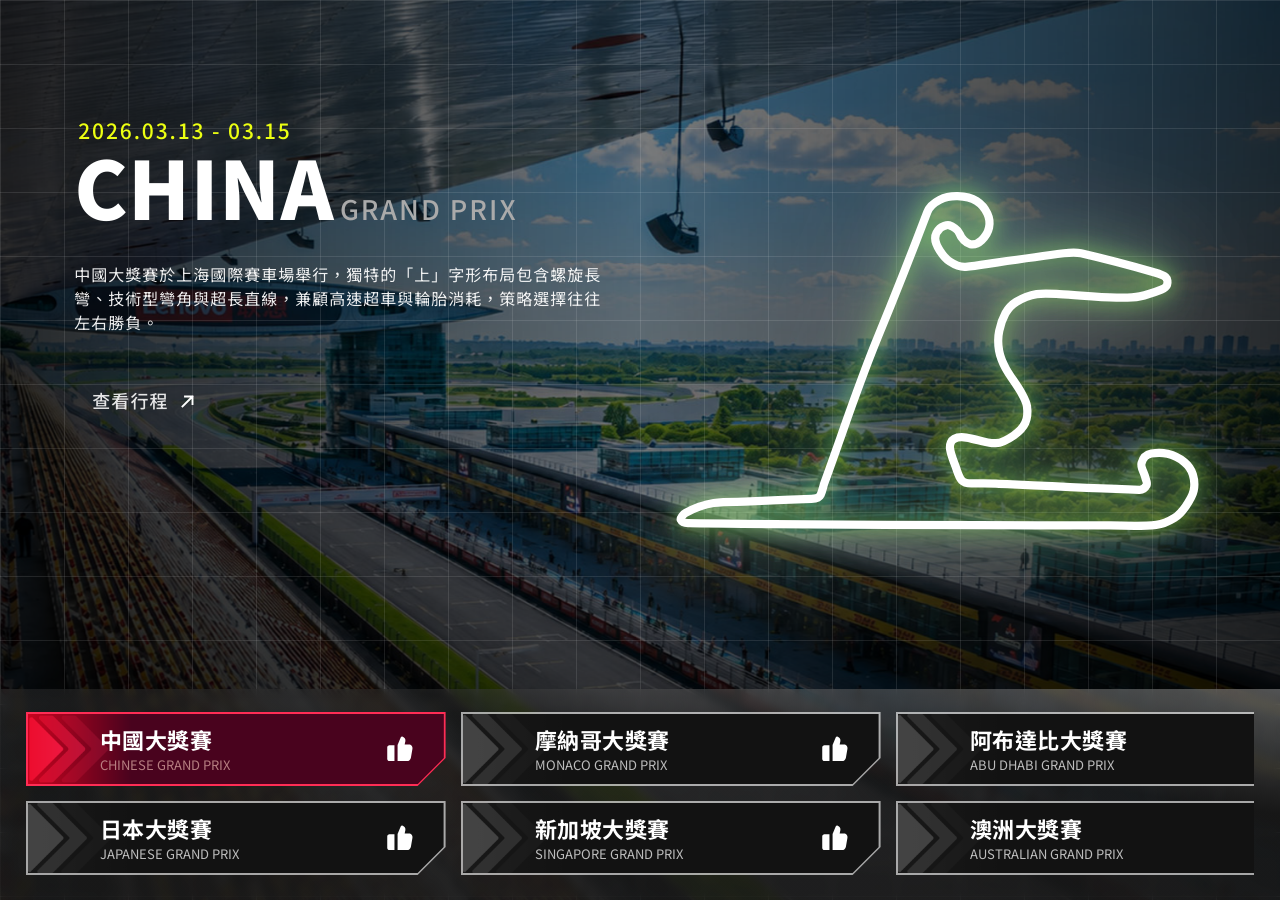
<file: index.html>
<!doctype html>
<html lang="zh-Hant">
<head>
  <meta charset="utf-8">
  <meta name="viewport" content="width=device-width, initial-scale=1">
  <title>Singapore Grand Prix</title>
  <meta name="description" content="F1 Grand Prix race landing page layout.">

  <link rel="preconnect" href="https://fonts.googleapis.com">
  <link rel="preconnect" href="https://fonts.gstatic.com" crossorigin>
  <link href="https://fonts.googleapis.com/css2?family=Noto+Sans+TC:wght@400;500;700;800;900&display=swap" rel="stylesheet">

  <link rel="stylesheet" href="css/base.css">
  <link rel="stylesheet" href="css/race-hero.css">
  <link rel="stylesheet" href="css/race-select.css">
</head>
<body>
  <svg class="race-icon-sprite" aria-hidden="true">
    <symbol id="icon-external-link" viewBox="0 0 20 20">
      <path d="M6 14 14 6M8 6h6v6"></path>
    </symbol>

    <symbol id="icon-arrow-right" viewBox="0 0 20 20">
      <path d="M4 10h11M11 6l4 4-4 4"></path>
    </symbol>
  </svg>

  <main class="race-page">
    <section class="race-hero" data-race-hero aria-labelledby="raceHeroTitle">

      <!--頂部裝飾圖樣-->
      <div class="race-hero__top-deco" aria-hidden="true">
        <span class="race-hero__top-side race-hero__top-side--left"></span>
        <span class="race-hero__top-center"></span>
        <span class="race-hero__top-side race-hero__top-side--right"></span>
      </div>

      <div class="race-hero__bg" aria-hidden="true">
        <div class="race-hero__bg-layer" data-race-bg-current></div>
        <div class="race-hero__bg-layer" data-race-bg-next></div>
        <span class="race-hero__bg-sweep"></span>
      </div>
      <div class="race-hero__grid" aria-hidden="true"></div>
      
      <div class="race-hero__inner page-shell">
        <div class="race-hero__content">
          <p class="race-hero__date" data-race-date>2025.10.03 - 10.05</p>
          <div class="race-hero__title-row">
            <h1 class="race-hero__title" id="raceHeroTitle" data-race-title>SINGAPORE</h1>
            <p class="race-hero__subtitle" data-race-subtitle>GRAND PRIX</p>
          </div>
          <p class="race-hero__desc" data-race-desc>
            新加坡大獎賽是一級方程式賽車（F1）全球首個也是唯一的夜間街道賽。自2008年首辦以來，每年皆於市中心的濱海灣市街賽道 Marina Bay Street Circuit 舉行。結合了絢麗的城市夜景、高強度的賽車競技與頂級國際演唱會，使其成為F1賽曆中最具代表性、最像嘉年華的賽事之一。
          </p>

          <section class="race-hero__hospitality" data-race-hospitality hidden aria-label="包廂體驗">
            <div class="race-hero__hospitality-card">
              <div class="race-hero__hospitality-media" data-race-hospitality-media>
                <img class="race-hero__hospitality-image" data-race-hospitality-image src="" alt="">
              </div>

              <div class="race-hero__hospitality-content">
                <p class="race-hero__hospitality-eyebrow" data-race-hospitality-eyebrow></p>
                <strong class="race-hero__hospitality-title" data-race-hospitality-title></strong>
                <p class="race-hero__hospitality-desc" data-race-hospitality-desc></p>

                <a class="race-hero__hospitality-cta" href="#" data-race-hospitality-link>
                  <span data-race-hospitality-cta>探索方案</span>
                  <svg class="race-hero__external-icon" aria-hidden="true">
                    <use href="#icon-arrow-right"></use>
                  </svg>
                </a>
              </div>
            </div>
          </section>

          <nav class="race-hero__actions" data-race-actions aria-label="賽事相關連結">
            <a class="race-hero__action-link" href="#" data-race-map-button>
              <span>查看地圖</span>
              <svg class="race-hero__external-icon" aria-hidden="true">
                <use href="#icon-external-link"></use>
              </svg>
            </a>
            <a class="race-hero__action-link" href="#" data-race-itinerary-button>
              <span>查看行程</span>
              <svg class="race-hero__external-icon" aria-hidden="true">
                <use href="#icon-external-link"></use>
              </svg>
            </a>
          </nav>
        </div>

        <div class="race-hero__track" aria-hidden="true">
          <div class="race-hero__track-visual" data-track-visual>
            <img class="race-hero__track-img" data-race-track src="assets/ui/singapore-track.svg" alt="">
          </div>
        </div>
      </div>
    </section>

    <!--清單-->
    <section class="race-select" data-race-select aria-labelledby="raceSelectTitle">
      <div class="race-select__top-deco" aria-hidden="true"></div>
      
      <div class="race-select__inner">
        <header class="race-select__head">
          <h2 class="race-select__title" id="raceSelectTitle">賽事清單</h2>
          <p class="race-select__label">RACE SELECT</p>
        </header>

        <div class="race-select__scroller" data-race-scroller tabindex="0" aria-label="賽事清單，可左右捲動">
          <div class="race-select__list" data-race-list></div>
        </div>
      </div>
    </section>
  </main>

  <script type="module" src="js/main.js"></script>
</body>
</html>
</file>
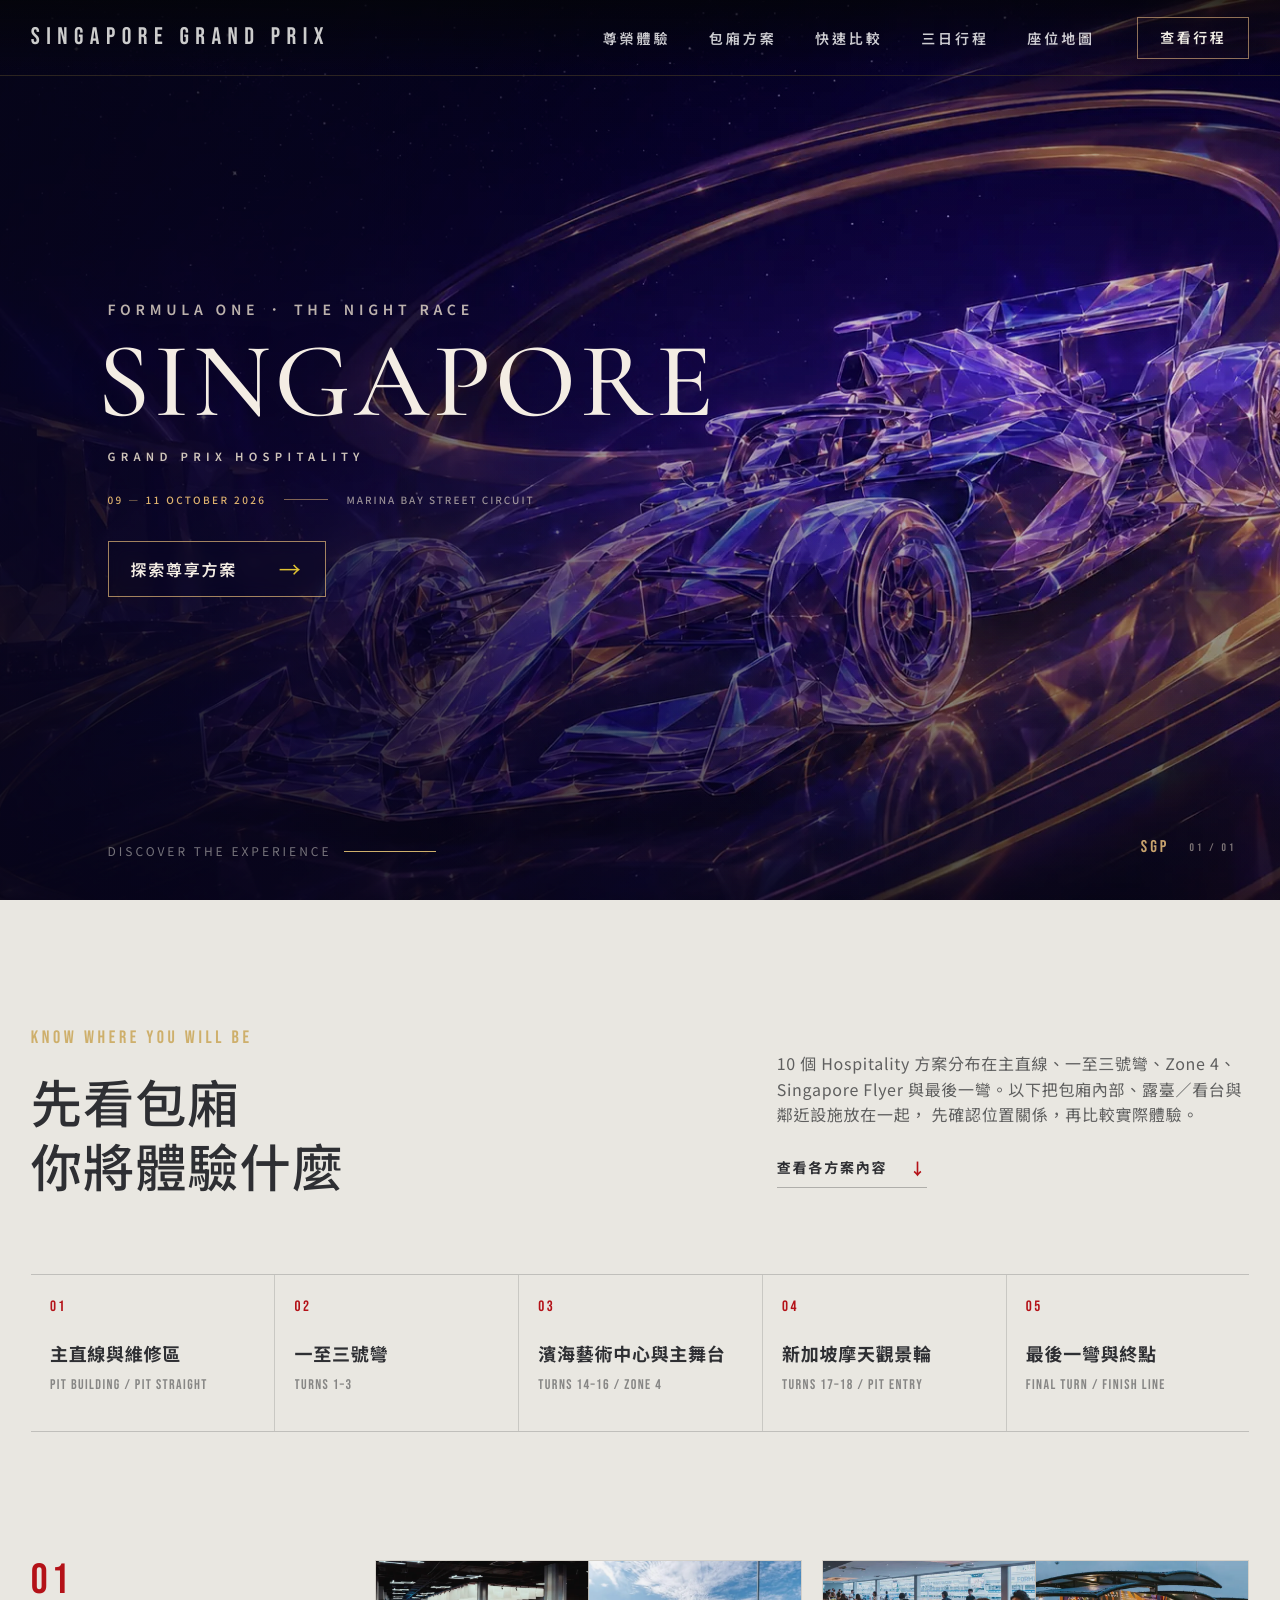
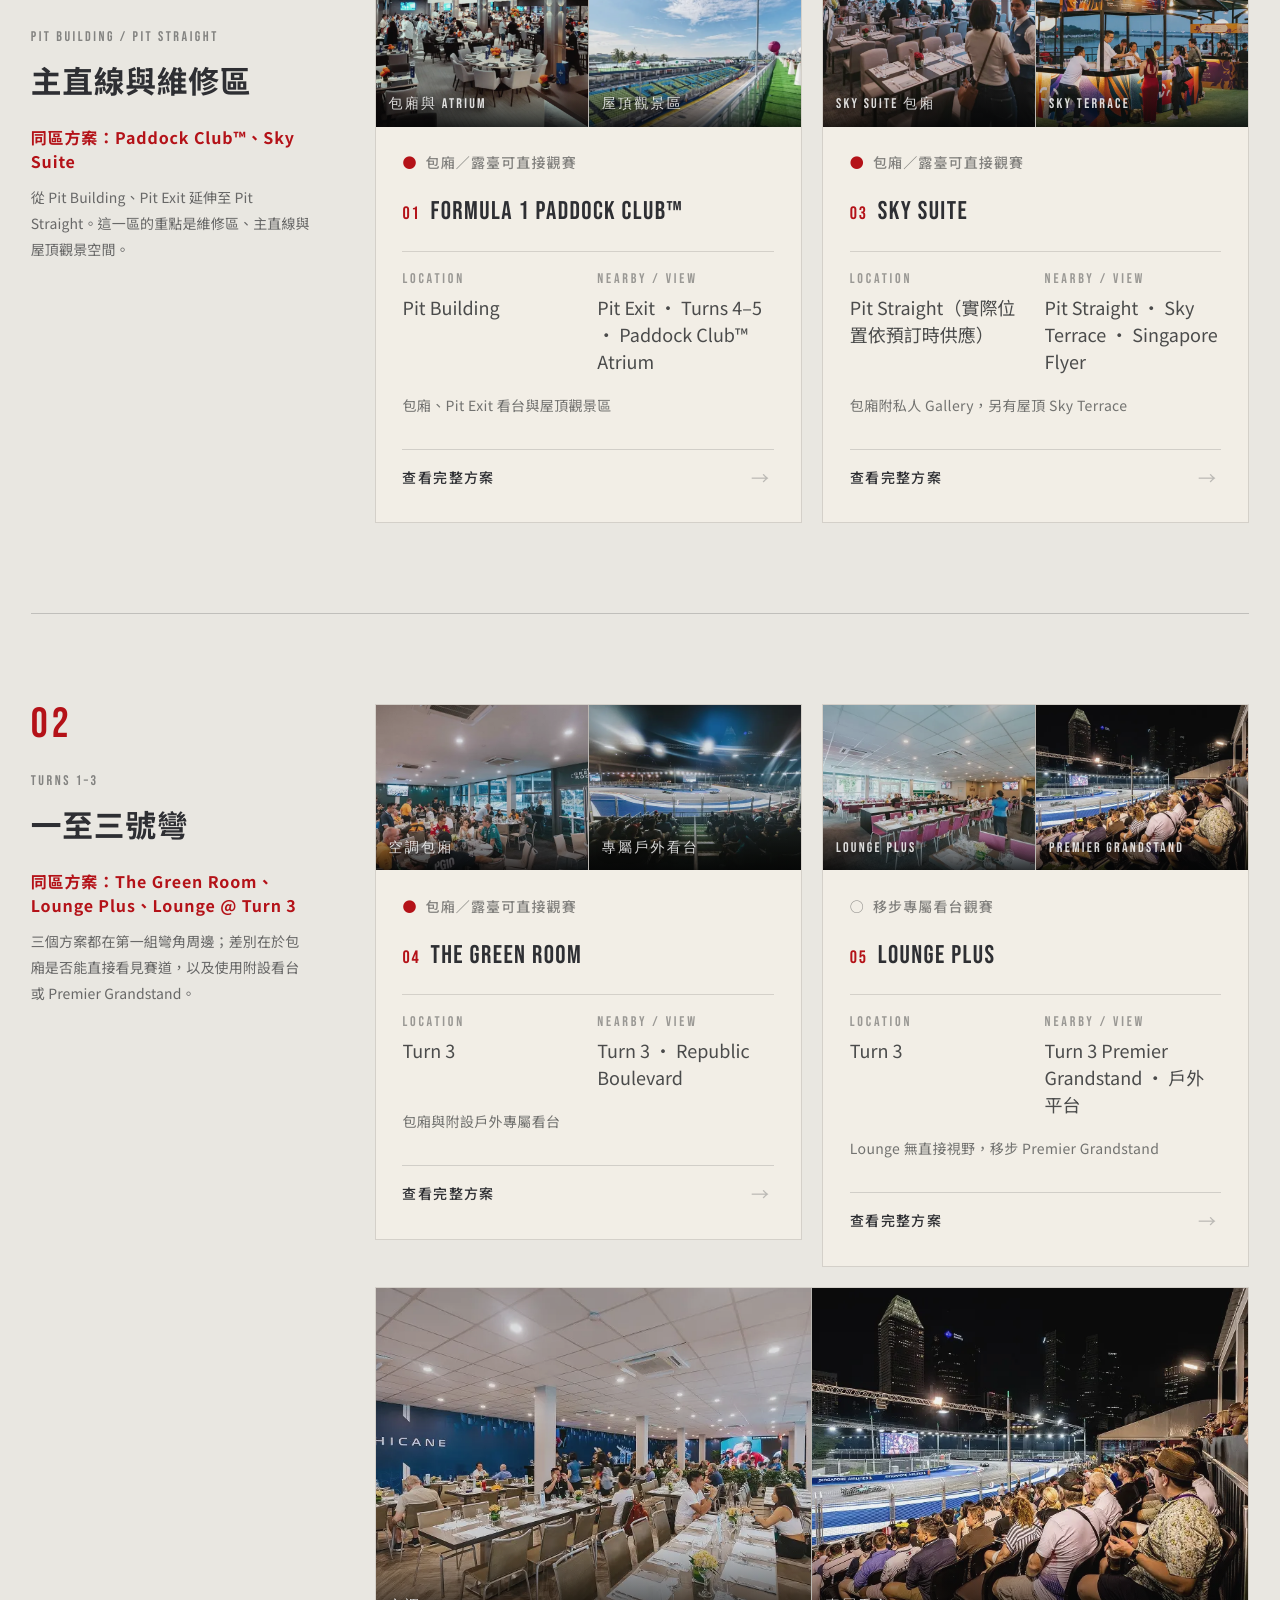
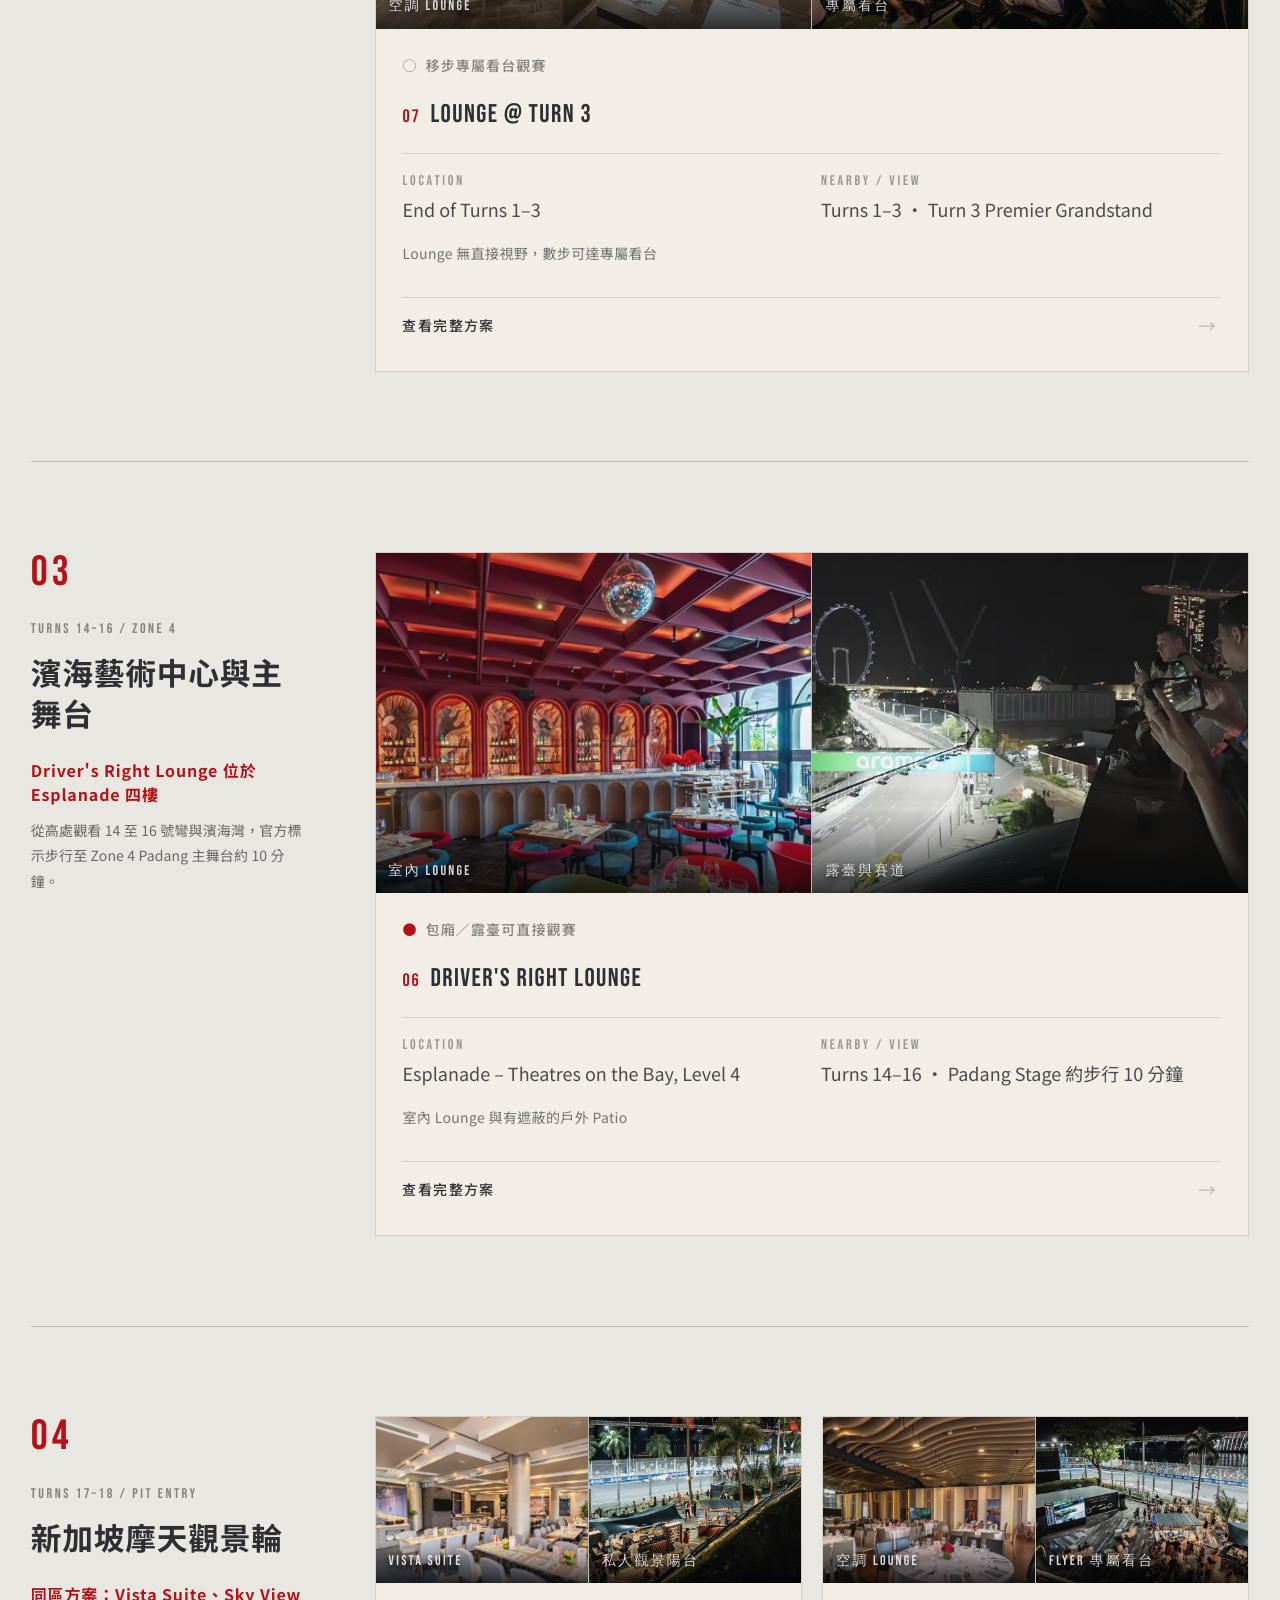
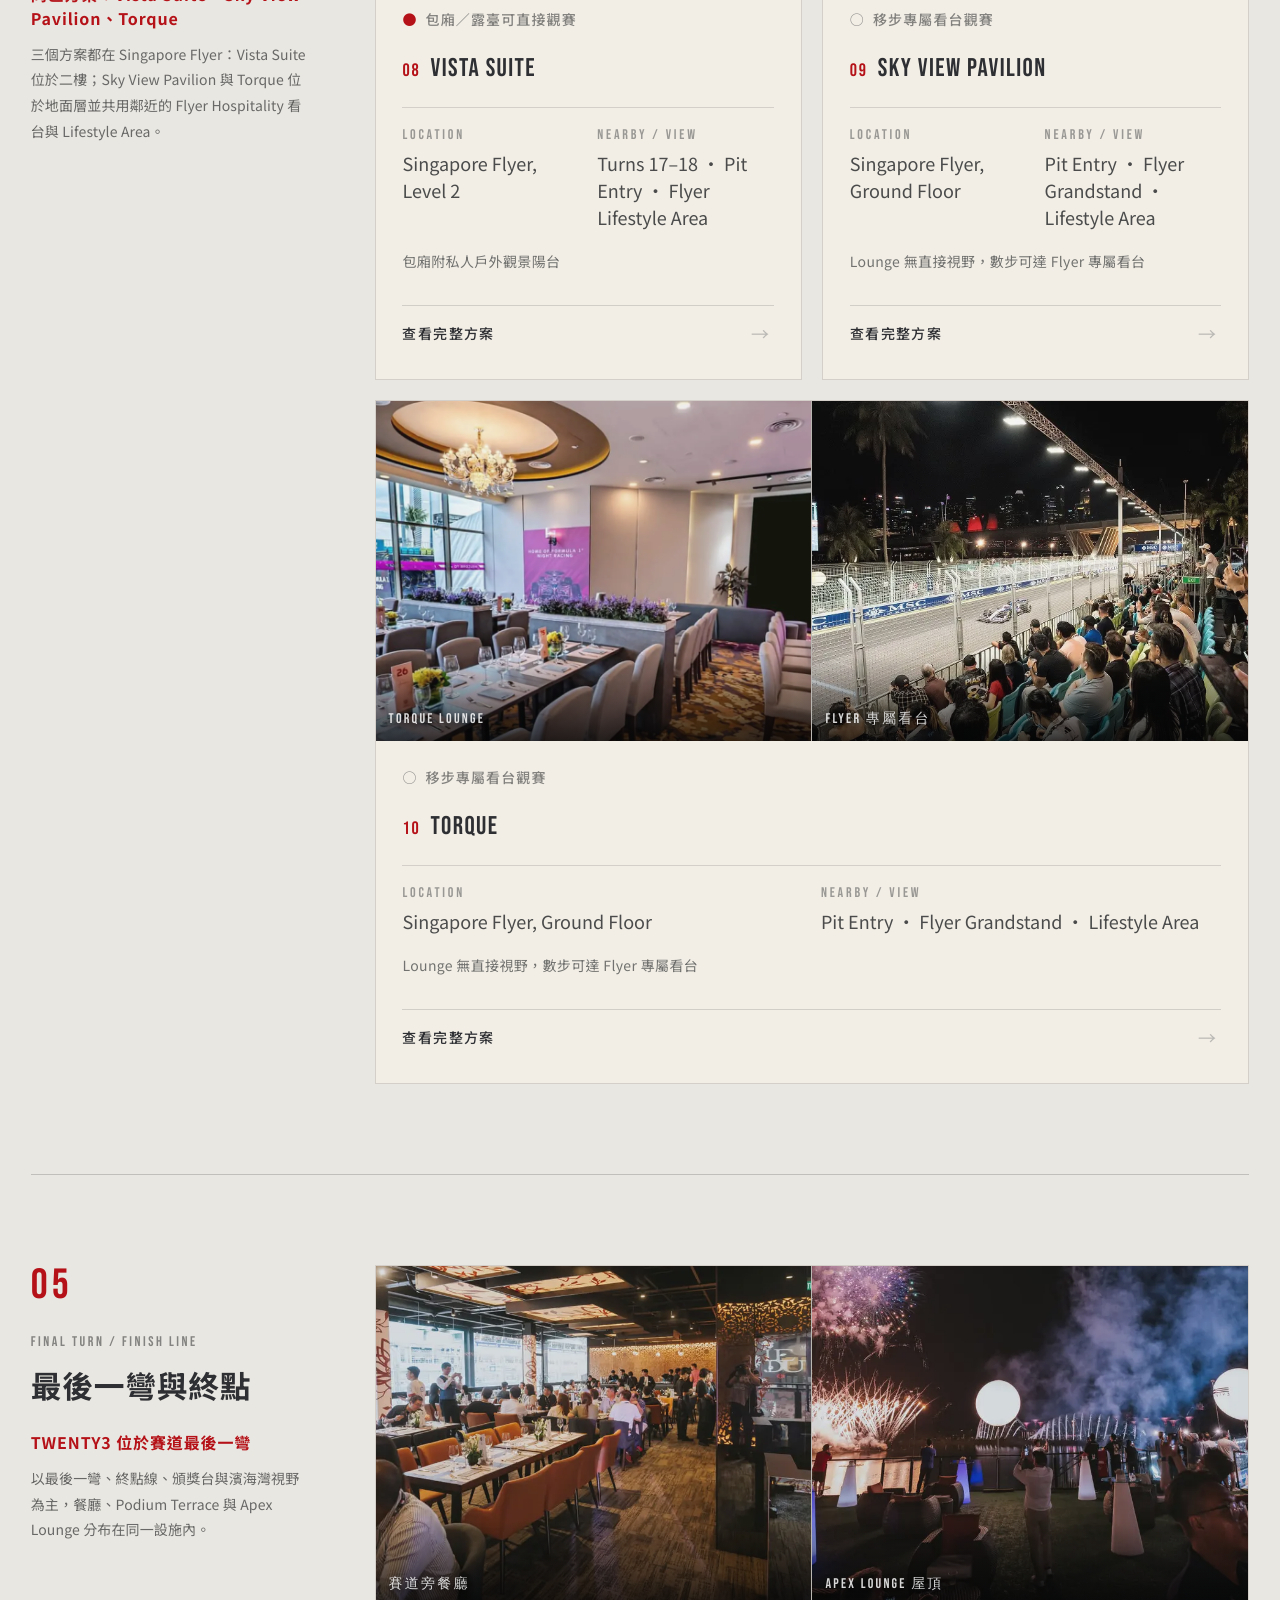
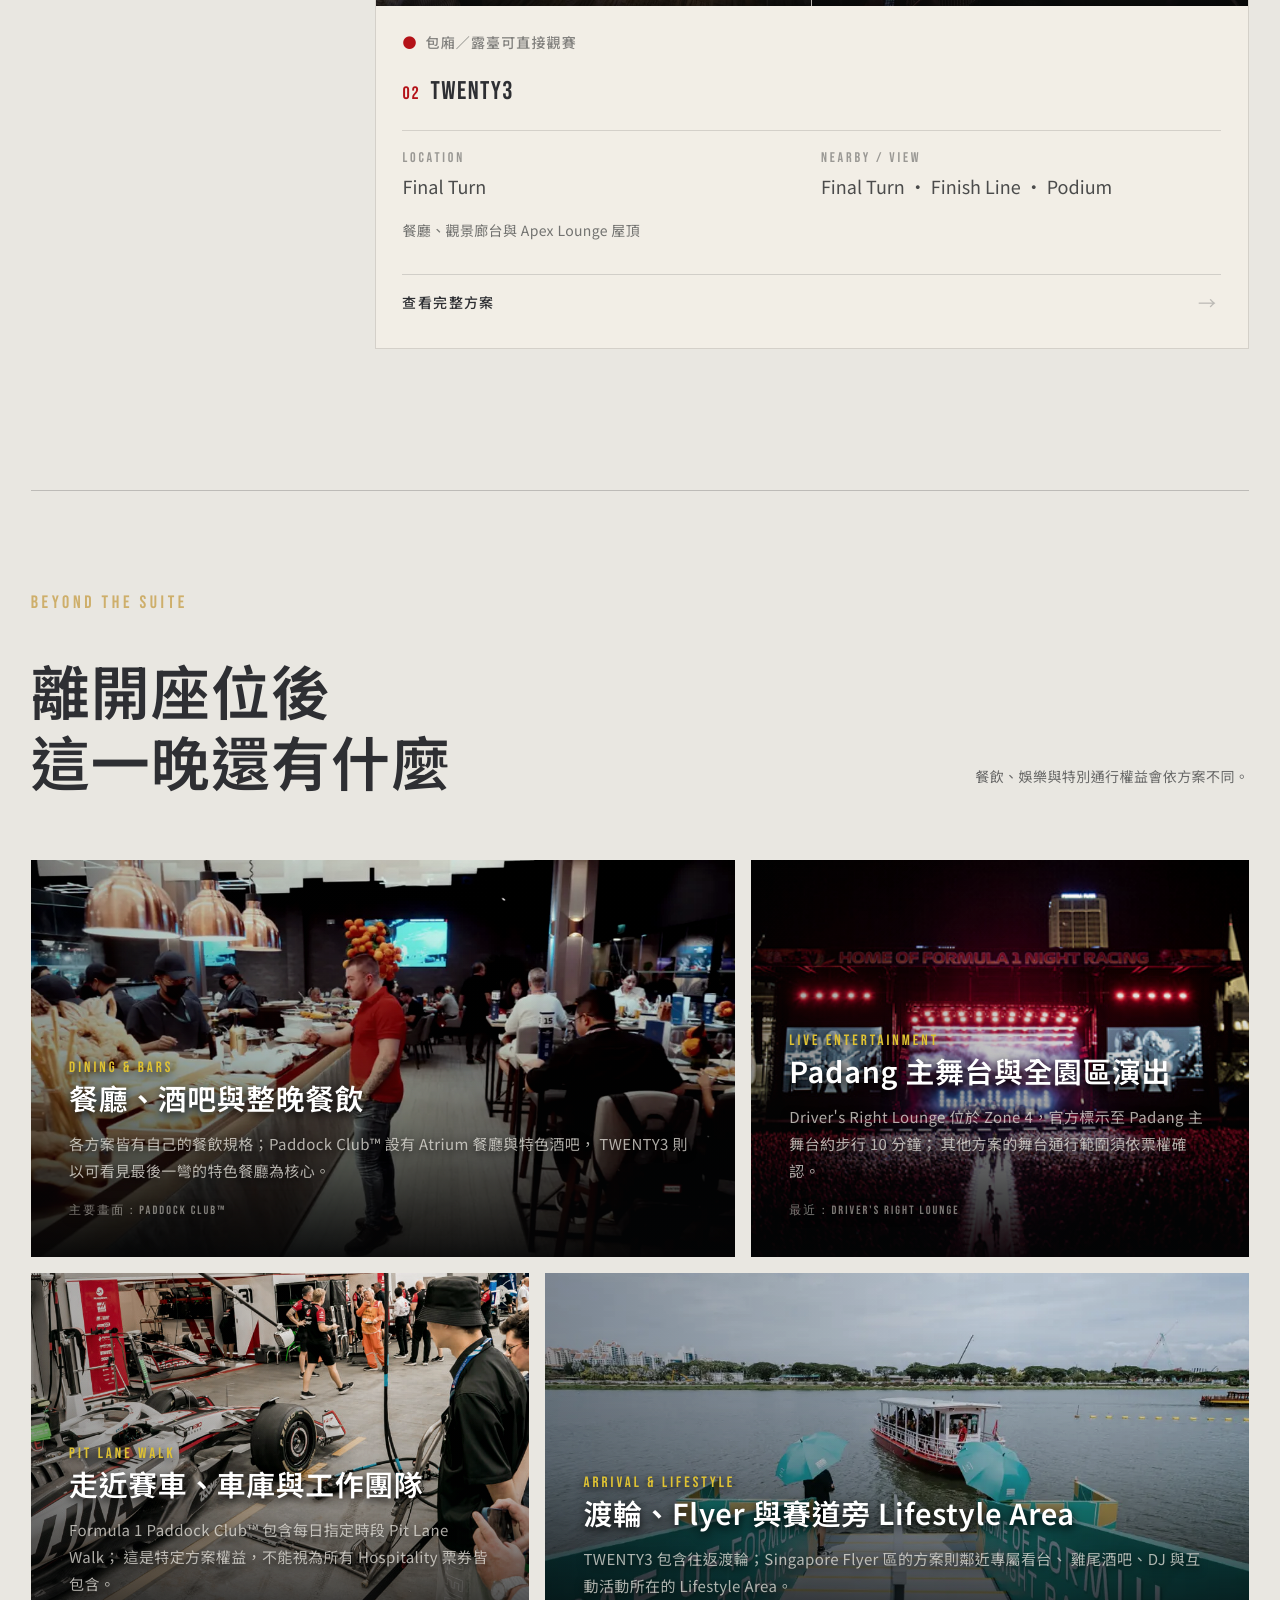
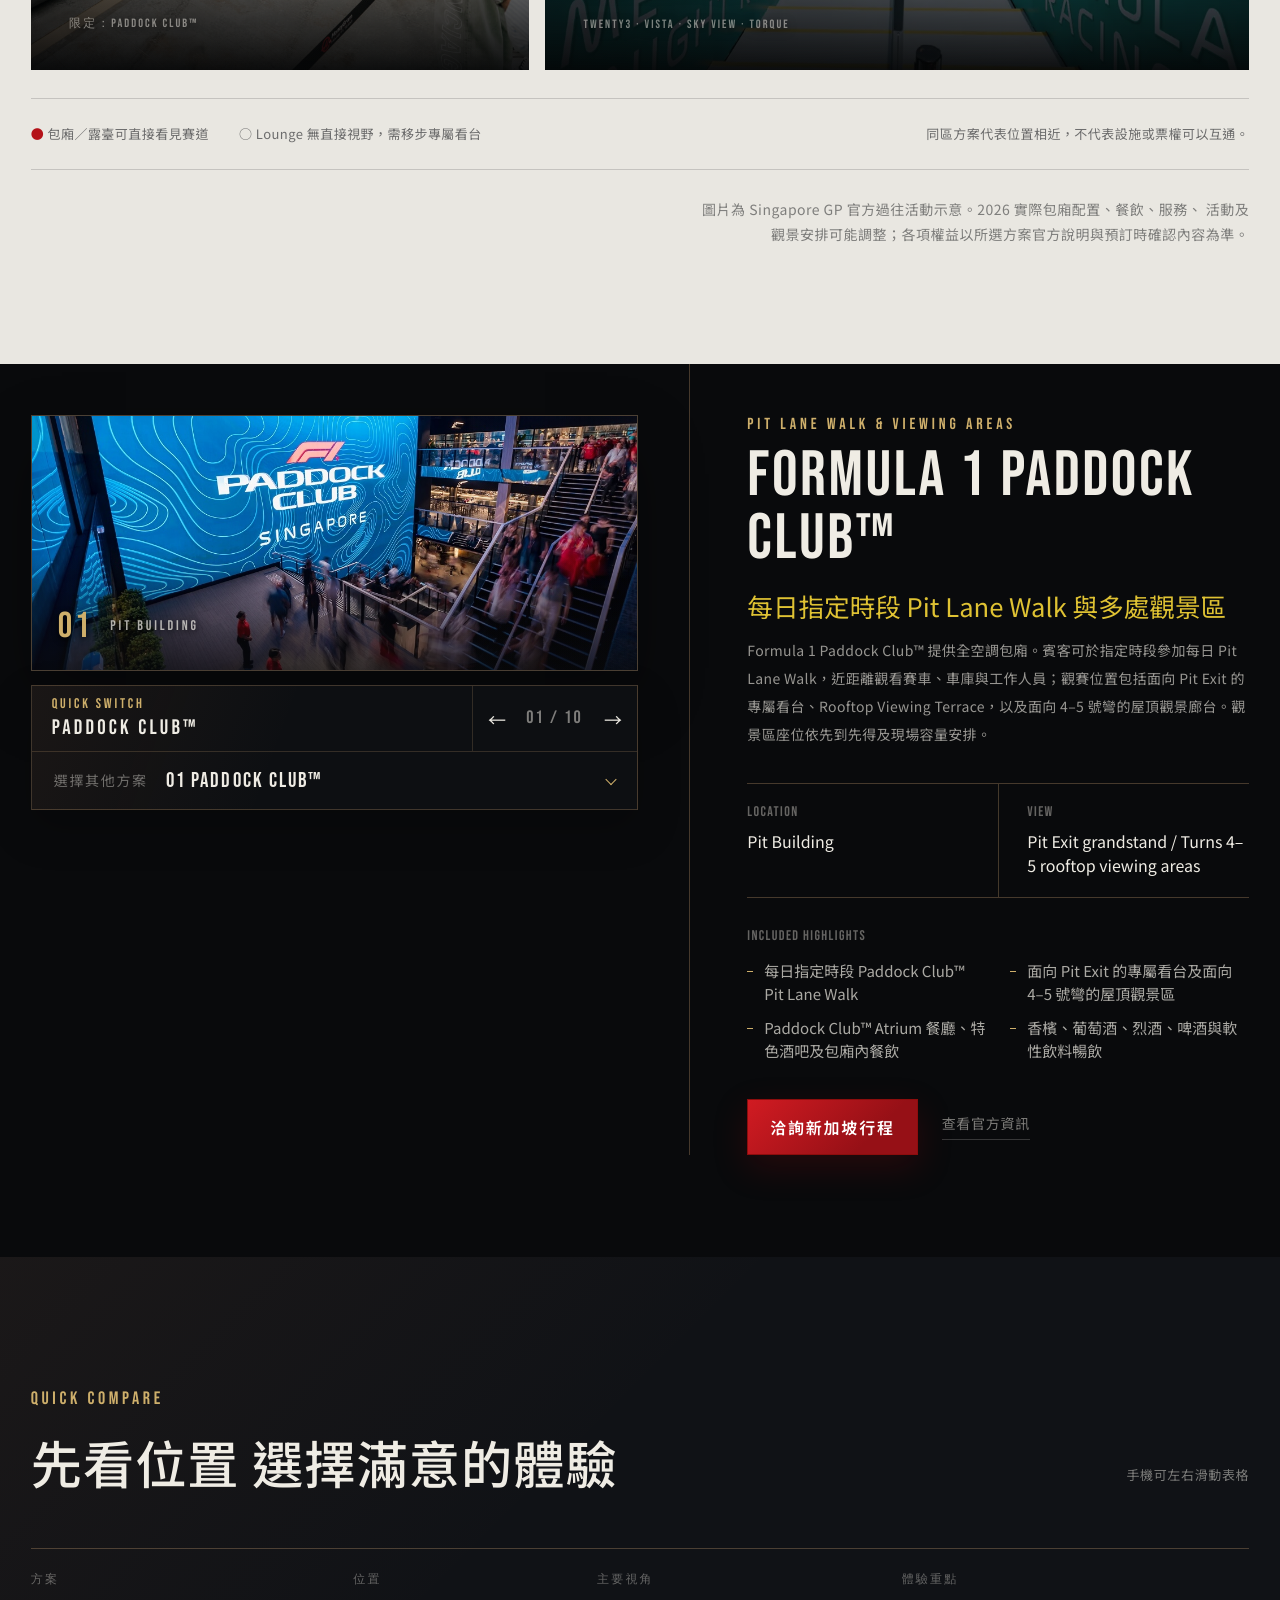
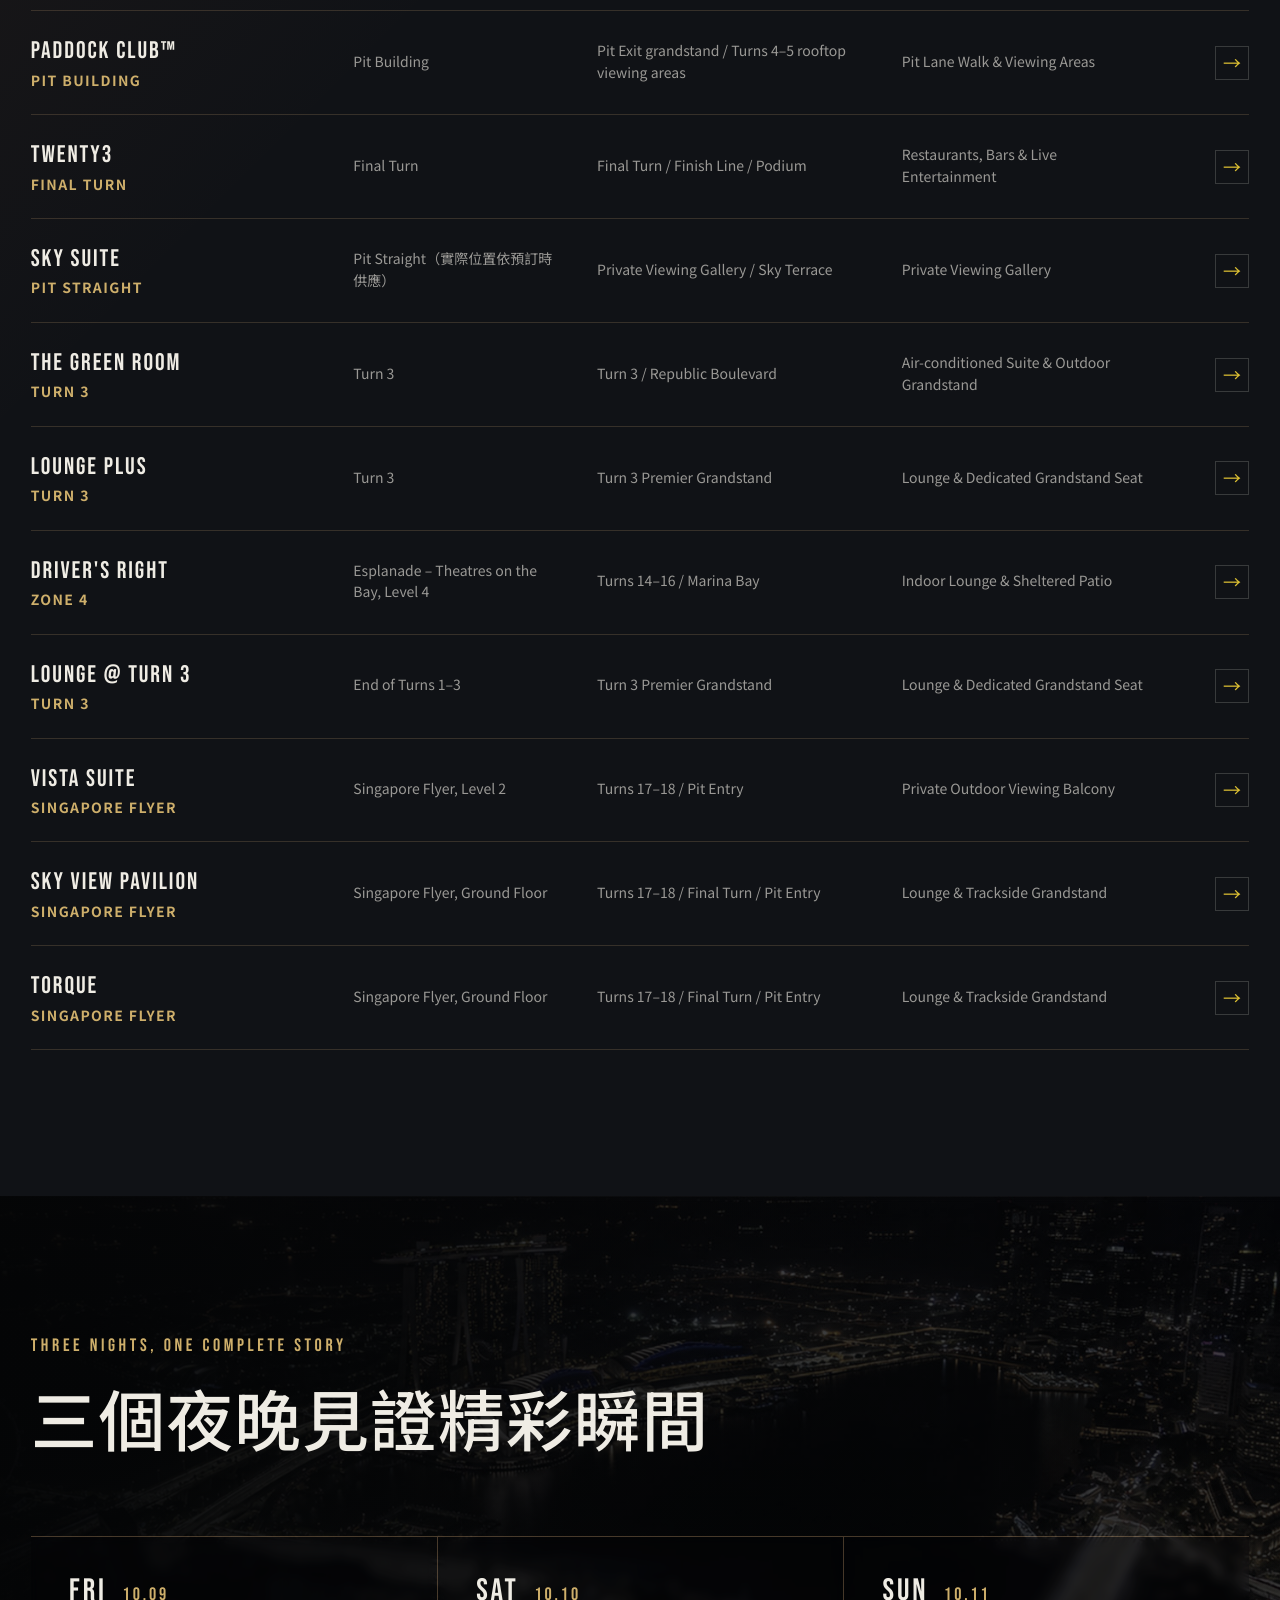
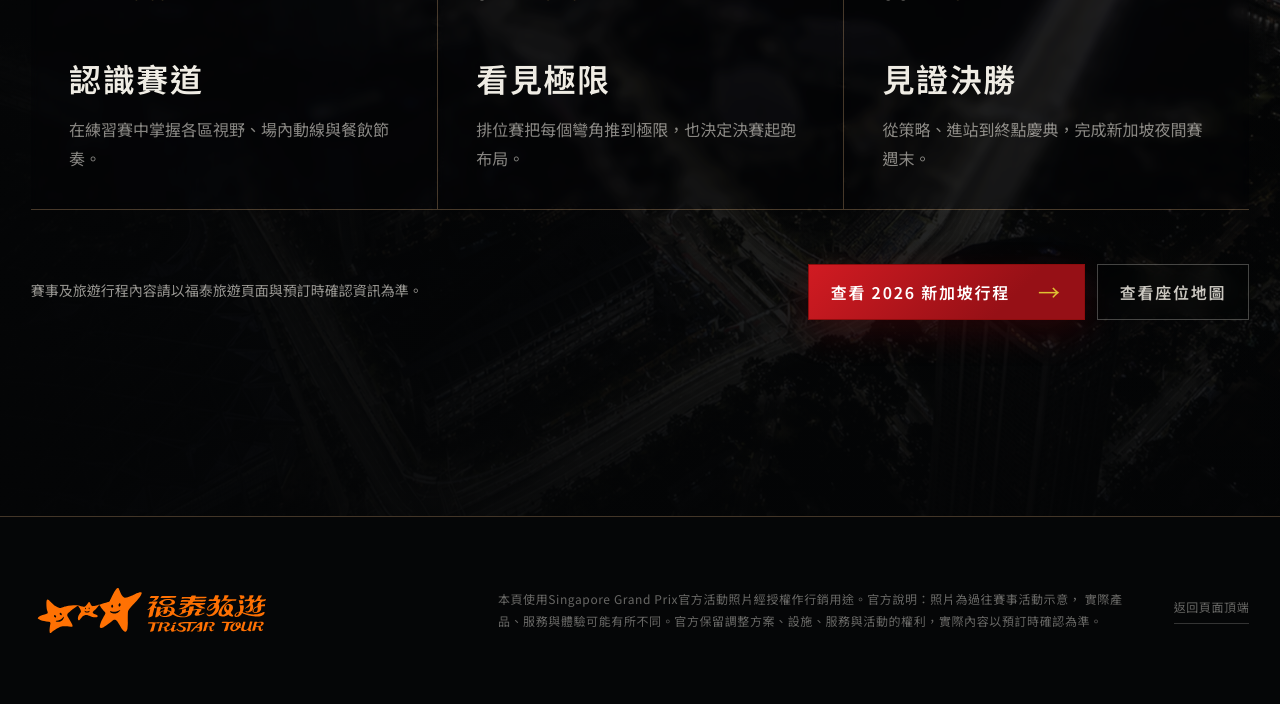
<file: races/singapore/hospitality/index.html>
<!doctype html>
<html lang="zh-Hant">
<head>
  <meta charset="utf-8">
  <meta name="viewport" content="width=device-width, initial-scale=1">
  <title>F1 新加坡大獎賽 2026｜Trackside Hospitality</title>
  <meta name="description" content="Singapore GP 官方資料整理 2026 F1 新加坡大獎賽 Trackside Hospitality 方案、位置、觀賽區域與服務內容。">

  <link rel="preconnect" href="https://fonts.googleapis.com">
  <link rel="preconnect" href="https://fonts.gstatic.com" crossorigin>
  <link href="https://fonts.googleapis.com/css2?family=Bebas+Neue&family=Cormorant+Garamond:wght@500;600&family=Noto+Sans+TC:wght@400;500;600;700;800;900&display=swap" rel="stylesheet" >
  <link rel="stylesheet" href="css/hospitality.css">
</head>
<body>
  <a class="skip-link" href="#mainContent">跳至主要內容</a>

  <header class="hospitality-header" data-site-header>
    <a class="hospitality-header__brand" href="../../../index.html" aria-label="返回 F1 賽事首頁">
      <span>SINGAPORE GRAND PRIX</span>
    </a>

    <button
      class="hospitality-header__menu-button"
      type="button"
      aria-expanded="false"
      aria-controls="hospitalityNavigation"
      data-menu-button
    >
      <span class="sr-only">開啟導覽選單</span>
      <span aria-hidden="true"></span>
      <span aria-hidden="true"></span>
    </button>

    <nav
      class="hospitality-header__nav"
      id="hospitalityNavigation"
      aria-label="頁面導覽"
      data-navigation
    >
      <a href="#experience">尊榮體驗</a>
      <a href="#packageDetail">包廂方案</a>
      <a href="#comparison">快速比較</a>
      <a href="#itinerary">三日行程</a>
      <a href="../seatmap/index.html">座位地圖</a>
    </nav>

    <a
      class="hospitality-header__cta"
      href="https://www.tristar.com.tw/grouptour/Detail/index/291"
      target="_blank"
      rel="noopener noreferrer"
    >
      查看行程
    </a>
  </header>

  <main id="mainContent">
    <section
      class="hospitality-hero hospitality-hero--kv"
      aria-labelledby="heroTitle"
      data-hero
    >
      <div class="hospitality-hero__media" aria-hidden="true">
        <img class="hospitality-hero__image is-visible" src="../../../assets/pic/singapore/singapore-hospitality-hero-crystal.webp" alt="" width="1672" height="941" >
        <span class="hospitality-hero__shade"></span>
        <span class="hospitality-hero__grain"></span>
      </div>

      <div class="hospitality-hero__content">
        <p class="hospitality-hero__eyebrow">FORMULA ONE ． THE NIGHT RACE</p>

        <h1 class="hospitality-hero__title" id="heroTitle">
          <span>SINGAPORE</span>
          <small>GRAND PRIX HOSPITALITY</small>
        </h1>

        <div class="hospitality-hero__meta">
          <p class="hospitality-hero__date">09 — 11 OCTOBER 2026</p>
          <span aria-hidden="true"></span>
          <p>MARINA BAY STREET CIRCUIT</p>
        </div>

        <div class="hospitality-hero__actions">
          <a class="hospitality-button hospitality-button--primary" href="#packageDetail">
            <span>探索尊享方案</span>
            <span class="hospitality-button__arrow" aria-hidden="true">→</span>
          </a>
        </div>
      </div>

      <div class="hospitality-hero__signature" aria-hidden="true">
        <span>SGP</span>
        <span>01 / 01</span>
      </div>

      <a class="hospitality-hero__scroll" href="#experience">
        <span>DISCOVER THE EXPERIENCE</span>
        <span aria-hidden="true"></span>
      </a>
    </section>

    <section class="experience-section" id="experience" aria-labelledby="experienceTitle">
      <div class="section-shell">
        <div class="experience-section__head">
          <div class="section-heading section-heading--compact reveal">
            <p class="section-heading__eyebrow">KNOW WHERE YOU WILL BE</p>
            <h2 id="experienceTitle">先看包廂<br>你將體驗什麼</h2>
          </div>

          <div class="experience-section__intro reveal">
            <p>
              10 個 Hospitality 方案分布在主直線、一至三號彎、Zone 4、
              Singapore Flyer 與最後一彎。以下把包廂內部、露臺／看台與鄰近設施放在一起，
              先確認位置關係，再比較實際體驗。
            </p>
            <a href="#packageDetail">
              <span>查看各方案內容</span>
              <span aria-hidden="true">↓</span>
            </a>
          </div>
        </div>

        <nav
          class="hospitality-area-index reveal"
          aria-label="依賽道區域查看 Hospitality 方案"
          data-area-index
        ></nav>

        <div class="suite-atlas" data-suite-atlas></div>

        <section
          class="night-experience"
          aria-labelledby="nightExperienceTitle"
        >
          <div class="night-experience__head reveal">
            <p class="section-heading__eyebrow">BEYOND THE SUITE</p>
            <h3 id="nightExperienceTitle">離開座位後<br>這一晚還有什麼</h3>
            <p>
              餐飲、娛樂與特別通行權益會依方案不同。
            </p>
          </div>

          <div class="night-experience__grid">
            <article class="night-card night-card--dining reveal">
              <img
                src="../../../assets/pic/singapore/singapore-hospitality-paddock-club-dining.webp"
                alt="Formula 1 Paddock Club Atrium 餐廳與餐飲空間"
                width="1400"
                height="562"
                loading="lazy"
              >
              <span class="night-card__shade" aria-hidden="true"></span>
              <div class="night-card__content">
                <p class="night-card__eyebrow">DINING &amp; BARS</p>
                <h4>餐廳、酒吧與整晚餐飲</h4>
                <p>
                  各方案皆有自己的餐飲規格；Paddock Club™ 設有 Atrium 餐廳與特色酒吧，
                  TWENTY3 則以可看見最後一彎的特色餐廳為核心。
                </p>
                <p class="night-card__applies">主要畫面：PADDOCK CLUB™</p>
              </div>
            </article>

            <article class="night-card night-card--concert reveal">
              <img
                src="../../../assets/pic/singapore/singapore-hospitality-singapore-concert.jpg"
                alt="新加坡大獎賽 Zone 4 Padang Stage 演唱會現場"
                width="1010"
                height="320"
                loading="lazy"
              >
              <span class="night-card__shade" aria-hidden="true"></span>
              <div class="night-card__content">
                <p class="night-card__eyebrow">LIVE ENTERTAINMENT</p>
                <h4>Padang 主舞台與全園區演出</h4>
                <p>
                  Driver's Right Lounge 位於 Zone 4，官方標示至 Padang 主舞台約步行 10 分鐘；
                  其他方案的舞台通行範圍須依票權確認。
                </p>
                <p class="night-card__applies">最近：DRIVER'S RIGHT LOUNGE</p>
              </div>
            </article>

            <article class="night-card night-card--pit reveal">
              <img
                src="../../../assets/pic/singapore/singapore-hospitality-pit-lane-walk.jpg"
                alt="Formula 1 Paddock Club 賓客參加 Pit Lane Walk"
                width="1620"
                height="650"
                loading="lazy"
              >
              <span class="night-card__shade" aria-hidden="true"></span>
              <div class="night-card__content">
                <p class="night-card__eyebrow">PIT LANE WALK</p>
                <h4>走近賽車、車庫與工作團隊</h4>
                <p>
                  Formula 1 Paddock Club™ 包含每日指定時段 Pit Lane Walk；
                  這是特定方案權益，不能視為所有 Hospitality 票券皆包含。
                </p>
                <p class="night-card__applies">限定：PADDOCK CLUB™</p>
              </div>
            </article>

            <article class="night-card night-card--arrival reveal">
              <img
                src="../../../assets/pic/singapore/singapore-hospitality-twenty3-ferry.webp"
                alt="TWENTY3 賓客使用的往返渡輪與碼頭"
                width="1400"
                height="562"
                loading="lazy"
              >
              <span class="night-card__shade" aria-hidden="true"></span>
              <div class="night-card__content">
                <p class="night-card__eyebrow">ARRIVAL &amp; LIFESTYLE</p>
                <h4>渡輪、Flyer 與賽道旁 Lifestyle Area</h4>
                <p>
                  TWENTY3 包含往返渡輪；Singapore Flyer 區的方案則鄰近專屬看台、
                  雞尾酒吧、DJ 與互動活動所在的 Lifestyle Area。
                </p>
                <p class="night-card__applies">TWENTY3 · VISTA · SKY VIEW · TORQUE</p>
              </div>
            </article>
          </div>
        </section>

        <div class="experience-key reveal">
          <p><span aria-hidden="true">●</span> 包廂／露臺可直接看見賽道</p>
          <p><span aria-hidden="true">○</span> Lounge 無直接視野，需移步專屬看台</p>
          <p>同區方案代表位置相近，不代表設施或票權可以互通。</p>
        </div>

        <p class="experience-section__disclaimer reveal">
          圖片為 Singapore GP 官方過往活動示意。2026 實際包廂配置、餐飲、服務、
          活動及觀景安排可能調整；各項權益以所選方案官方說明與預訂時確認內容為準。
        </p>
      </div>
    </section>

    <section
      class="package-detail"
      id="packageDetail"
      aria-labelledby="detailTitle"
      aria-live="polite"
      data-package-detail
    >
      <div class="package-detail__visual" data-package-visual>
        <div class="package-detail__media">
          <img
            src="../../../assets/pic/singapore/singapore-hospitality-paddock-club-cover.jpg"
            alt=""
            width="1070"
            height="450"
            data-detail-image
          >
          <span class="package-detail__media-shade" aria-hidden="true"></span>
          <p class="package-detail__media-label">
            <span data-detail-order>01</span>
            <span data-detail-category>PIT BUILDING</span>
          </p>
        </div>

        <div class="package-switcher" data-package-switcher>
          <div class="package-switcher__label">
            <span>QUICK SWITCH</span>
            <strong data-package-switcher-current>PADDOCK CLUB™</strong>
          </div>

          <label class="package-switcher__select-wrap">
            <span class="package-switcher__select-label">選擇其他方案</span>
            <select
              class="package-switcher__select"
              aria-controls="packageDetail"
              data-package-switcher-select
            ></select>
          </label>

          <div class="package-switcher__controls">
            <button
              type="button"
              aria-label="上一個方案"
              data-package-previous
            >←</button>
            <span data-package-position>01 / 10</span>
            <button
              type="button"
              aria-label="下一個方案"
              data-package-next
            >→</button>
          </div>
        </div>
      </div>

      <div class="package-detail__content">
        <p class="package-detail__eyebrow" data-detail-experience>ULTIMATE ACCESS</p>
        <h2 id="detailTitle" data-detail-name>Formula 1 Paddock Club™</h2>
        <p class="package-detail__tagline" data-detail-tagline>每日指定時段 Pit Lane Walk 與多處觀景區</p>
        <p class="package-detail__description" data-detail-description>
          Formula 1 Paddock Club™ 提供全空調包廂、每日指定時段 Pit Lane Walk 及多處觀景區。
        </p>

        <dl class="package-detail__facts">
          <div>
            <dt>LOCATION</dt>
            <dd data-detail-location>Pit Building</dd>
          </div>
          <div>
            <dt>VIEW</dt>
            <dd data-detail-view>Pit Exit grandstand / Turns 4–5 rooftop viewing areas</dd>
          </div>
        </dl>

        <div class="package-detail__benefits">
          <h3>INCLUDED HIGHLIGHTS</h3>
          <ul data-detail-highlights></ul>
        </div>

        <div class="package-detail__actions">
          <a
            class="hospitality-button hospitality-button--primary"
            href="https://www.tristar.com.tw/grouptour/Detail/index/291"
            target="_blank"
            rel="noopener noreferrer"
          >
            <span>洽詢新加坡行程</span>
          </a>
          <a
            class="package-detail__source"
            href="https://singaporegp.sg/en/hospitality/formula-one-paddock-club/"
            target="_blank"
            rel="noopener noreferrer"
            data-detail-official
          >
            查看官方資訊
          </a>
        </div>
      </div>
    </section>

    <section class="comparison-section" id="comparison" aria-labelledby="comparisonTitle">
      <div class="section-shell">
        <div class="comparison-section__head">
          <div class="section-heading section-heading--compact reveal">
            <p class="section-heading__eyebrow">QUICK COMPARE</p>
            <h2 id="comparisonTitle">先看位置 選擇滿意的體驗</h2>
          </div>
          <p class="comparison-section__hint reveal">手機可左右滑動表格</p>
        </div>

        <div class="comparison-table-wrap reveal" tabindex="0">
          <table class="comparison-table">
            <thead>
              <tr>
                <th scope="col">方案</th>
                <th scope="col">位置</th>
                <th scope="col">主要視角</th>
                <th scope="col">體驗重點</th>
                <th scope="col"><span class="sr-only">選擇方案</span></th>
              </tr>
            </thead>
            <tbody data-comparison-body></tbody>
          </table>
        </div>
      </div>
    </section>

    <section class="itinerary-section" id="itinerary" aria-labelledby="itineraryTitle">
      <div class="itinerary-section__media" aria-hidden="true">
        <img
          src="../../../assets/pic/singapore/singapore-hero-desktop.jpg"
          alt=""
          width="1920"
          height="1080"
          loading="lazy"
        >
      </div>

      <div class="section-shell itinerary-section__content">
        <div class="section-heading section-heading--light reveal">
          <p class="section-heading__eyebrow">THREE NIGHTS, ONE COMPLETE STORY</p>
          <h2 id="itineraryTitle">三個夜晚見證精彩瞬間</h2>
        </div>

        <div class="itinerary-timeline">
          <article class="itinerary-day reveal">
            <p><span>FRI</span> 10.09</p>
            <h3>認識賽道</h3>
            <p>在練習賽中掌握各區視野、場內動線與餐飲節奏。</p>
          </article>
          <article class="itinerary-day reveal">
            <p><span>SAT</span> 10.10</p>
            <h3>看見極限</h3>
            <p>排位賽把每個彎角推到極限，也決定決賽起跑布局。</p>
          </article>
          <article class="itinerary-day reveal">
            <p><span>SUN</span> 10.11</p>
            <h3>見證決勝</h3>
            <p>從策略、進站到終點慶典，完成新加坡夜間賽週末。</p>
          </article>
        </div>

        <div class="itinerary-section__cta reveal">
          <p>賽事及旅遊行程內容請以福泰旅遊頁面與預訂時確認資訊為準。</p>
          <div>
            <a class="hospitality-button hospitality-button--primary" href="https://www.tristar.com.tw/grouptour/Detail/index/291" target="_blank" rel="noopener noreferrer" >
              <span>查看 2026 新加坡行程</span>
              <span class="hospitality-button__arrow" aria-hidden="true">→</span>
            </a>
            <a class="hospitality-button hospitality-button--ghost hospitality-button--light" href="../seatmap/index.html" target="_blank" rel="noopener noreferrer">
              查看座位地圖
            </a>
          </div>
        </div>
      </div>
    </section>
  </main>

  <footer class="hospitality-footer">
    <div>
      <img
        class="footerlogo"
        src="../../../assets/ui/tristar-logo.svg"
        alt=""
        width="1920"
        height="1080"
        loading="lazy"
      >
    </div>
    <p>
      本頁使用Singapore Grand Prix官方活動照片經授權作行銷用途。官方說明：照片為過往賽事活動示意，
      實際產品、服務與體驗可能有所不同。官方保留調整方案、設施、服務與活動的權利，實際內容以預訂時確認為準。
    </p>
    <a href="#mainContent">返回頁面頂端</a>
  </footer>

  <script type="module" src="js/hospitality.js"></script>
</body>
</html>
</file>
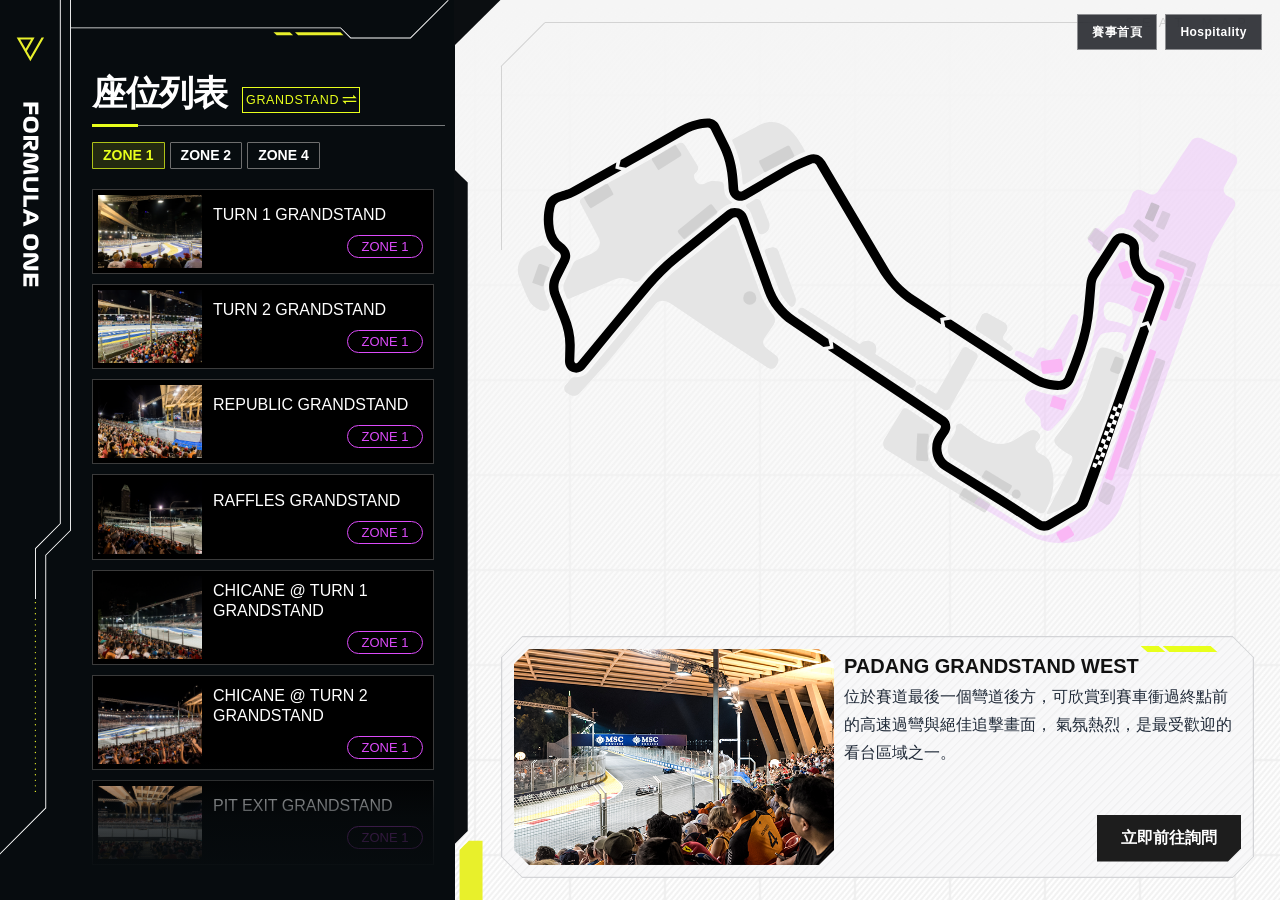
<file: races/singapore/seatmap/index.html>
<!DOCTYPE html>
<html lang="zh-Hant">
<head>
  <meta charset="UTF-8" />
  <meta name="viewport" content="width=device-width, initial-scale=1.0" />
  <meta name=description content="福泰旅遊 新加坡F1看台座位詳情">
  <title>Singapore F1 Seat Map</title>
  <link rel="stylesheet" href="./css/main.css?var=2026051303" />
  <link rel="stylesheet" href="./css/mobile-map-zoom.css?var=20260512" media="(max-width: 768px)" />
  <link rel="preload" href="../../../assets/ui/singapore-seatmap-map-singapore-f1-map.svg" as="image" />
</head>
<body>
  <nav class="site-route-nav" aria-label="新加坡大獎賽頁面">
    <a href="../../../index.html">賽事首頁</a>
    <a href="../hospitality/index.html">Hospitality</a>
  </nav>

  <main class="seat-page">
    <aside class="seat-sidebar">
      <!-- 左側固定圖樣：包含左側 FORMULA ONE 與左側垂直線條 -->
      <img
        class="sidebar-border-left"
        src="../../../assets/ui/singapore-seatmap-ui-sidebar-border-left.svg"
        alt=""
        aria-hidden="true"
        decoding="async"
      />

      <!-- 上側固定線框：包含上方白線、右上斜角、黃色短線 -->
      <img class="sidebar-border-top" src="../../../assets/ui/singapore-seatmap-ui-sidebar-border-top.svg" alt="" aria-hidden="true"/>

      <!-- 內容層：所有文字、按鈕、清單都正常 HTML 排版 -->
      <div class="sidebar-content">
        <header class="seat-heading">
          <div>
            <h1>座位列表 </h1>
            <button class="seat-category-toggle" type="button" data-category="grandstand">
              <span class="category-flip">
                <span class="category-face category-face--front">
                  Grandstand
                  <div class="icon_svg">
                    <img src="../../../assets/ui/singapore-seatmap-ui-exchange.svg" alt="seat_exchange">
                  </div>
                </span>
                <span class="category-face category-face--back">
                  Hospitality
                  <div class="icon_svg">
                    <img src="../../../assets/ui/singapore-seatmap-ui-exchange.svg" alt="seat_exchange">
                  </div>
                </span>
              </span>
            </button>
          </div>

        </header>

        <nav class="zone-nav" aria-label="Zone 篩選">
          <button class="zone-chip" type="button" data-zone="ZONE 1">ZONE 1</button>
          <button class="zone-chip" type="button" data-zone="ZONE 2">ZONE 2</button>
          <button class="zone-chip" type="button" data-zone="ZONE 3">ZONE 3</button>
          <button class="zone-chip" type="button" data-zone="ZONE 4">ZONE 4</button>
          <button class="zone-chip" type="button" data-zone="PADDOCK ZONE">PADDOCK ZONE</button>
        </nav>

        <section class="seat-list-wrap" aria-label="看台清單">
          <ul class="seat-list">
            <li class="seat-card is-active" style="--zone-color: #d923ff;">
              <div class="seat-card-photo">
                <img src="../../../assets/pic/singapore/singapore-seatmap-grandstands-default.png" alt="" loading="lazy" decoding="async" />
              </div>
              <div class="seat-card__content">
                <h2>PADANG GRANDSTAND WEST</h2>
                <span class="zone-badge">ZONE 1</span>
              </div>
            </li>

            <li class="seat-card" style="--zone-color: #d923ff;">
              <div class="seat-card-photo">
                <img src="../../../assets/pic/singapore/singapore-seatmap-grandstands-default.png" alt="" loading="lazy" decoding="async" />
              </div>
              <div class="seat-card__content">
                <h2>PADANG GRANDSTAND WEST</h2>
                <span class="zone-badge">ZONE 1</span>
              </div>
            </li>

            <li class="seat-card" style="--zone-color: #ff9f1a;">
              <div class="seat-card-photo">
                <img src="../../../assets/pic/singapore/singapore-seatmap-grandstands-default.png" alt="" loading="lazy" decoding="async" />
              </div>
              <div class="seat-card__content">
                <h2>PADANG GRANDSTAND WEST</h2>
                <span class="zone-badge">ZONE 2</span>
              </div>
            </li>

            <li class="seat-card" style="--zone-color: #ff9f1a;">
              <div class="seat-card-photo">
                <img src="../../../assets/pic/singapore/singapore-seatmap-grandstands-default.png" alt="" loading="lazy" decoding="async" />
              </div>
              <div class="seat-card__content">
                <h2>PADANG GRANDSTAND WEST</h2>
                <span class="zone-badge">ZONE 2</span>
              </div>
            </li>

            <li class="seat-card" style="--zone-color: #ff2d2d;">
              <div class="seat-card-photo">
                <img src="../../../assets/pic/singapore/singapore-seatmap-grandstands-default.png" alt="" loading="lazy" decoding="async" />
              </div>
              <div class="seat-card__content">
                <h2>PADANG GRANDSTAND WEST</h2>
                <span class="zone-badge">ZONE 3</span>
              </div>
            </li>

            <li class="seat-card" style="--zone-color: #2f80ed;">
              <div class="seat-card-photo">
                <img src="../../../assets/pic/singapore/singapore-seatmap-grandstands-default.png" alt="" loading="lazy" decoding="async" />
              </div>
              <div class="seat-card__content">
                <h2>PADANG GRANDSTAND WEST</h2>
                <span class="zone-badge">ZONE 4</span>
              </div>
            </li>
          </ul>
        </section>
      </div>
    </aside>

    <!-- 右側地圖區 -->
    <section class="seat-content">
      <section class="map-area">
        <div class="map-frame">
          <span class="map-corner-line map-corner-line--tl"></span>

          <div class="map-head">
            <span class="map-edge map-edge--top"></span>
            <span class="map-label">SEAT MAP</span>
          </div>

          <span class="map-edge map-edge--left"></span>

          <div class="map-svg-wrap">
            <div class="map-svg" data-svg-src="../../../assets/ui/singapore-seatmap-map-singapore-f1-map.svg"></div>
          </div>

          <button class="map-help" type="button" aria-label="Help"><img src="../../../assets/ui/singapore-seatmap-ui-info.svg" alt="info" /></button>
        </div>
      </section>

      <section class="info-bar">
        <div class="info-deco" aria-hidden="true"></div>

        <div class="info-image">
          <img src="../../../assets/pic/singapore/singapore-seatmap-grandstands-default.png" alt="" loading="lazy" decoding="async" />
        </div>

        <article class="info-copy">
          <h2>PADANG GRANDSTAND WEST</h2>
          <p>
            位於賽道最後一個彎道後方，可欣賞到賽車衝過終點前的高速過彎與絕佳追擊畫面，
            氣氛熱烈，是最受歡迎的看台區域之一。
          </p>
        </article>

        <div class="info-action">
          <button class="cta-button" type="button" onclick="location.href='https://lin.ee/gRnPXfq/'">立即前往詢問</button>
        </div>
      </section>
    </section>
  </main>

  <script src="./js/seat-list-fade.js" defer></script>
  <script type="module" src="./js/seat-map-app.js"></script>
  <script type="module" src="./js/seat-map-mobile-zoom.js"></script>
  <!--裝飾線寬度-->
  <script>
    (function () {
      function syncSidebarBorderTopPosition() {
        const sidebar = document.querySelector(".seat-sidebar");
        const leftBorder = document.querySelector(".sidebar-border-left");

        if (!sidebar || !leftBorder) return;
        
        const rect = leftBorder.getBoundingClientRect();
        const width = rect.width;

        if (!width) return;

        sidebar.style.setProperty(
          "--sidebar-border-left-real-w",
          `${width}px`
        );
      }

      window.addEventListener("load", syncSidebarBorderTopPosition);
      window.addEventListener("resize", syncSidebarBorderTopPosition);

      document.addEventListener("DOMContentLoaded", function () {
        syncSidebarBorderTopPosition();

        const leftBorder = document.querySelector(".sidebar-border-left");

        if (leftBorder) {
          leftBorder.addEventListener("load", syncSidebarBorderTopPosition);
        }
      });
    })();
  </script>
</body>
</html>
</file>
<file: css/base.css>
:root {
  --font-main: "Noto Sans TC", "Microsoft JhengHei", sans-serif;
  --color-acid: #ecff12;
  --color-red: #ff2d55;
  --color-dark: #050609;
  --color-ink: #303236;
  --color-line: rgba(255, 255, 255, 0.18);
  --page-max: 1760px;
  --shell-x: clamp(32px, 5.8vw, 112px);
}

* {
  box-sizing: border-box;
}

html {
  scroll-behavior: smooth;
}

body {
  margin: 0;
  font-family: var(--font-main);
  color: var(--color-ink);
  background: #f6f6f3;
  text-rendering: geometricPrecision;
}

img,
svg {
  display: block;
  max-width: 100%;
}

button,
a {
  font: inherit;
}

button {
  border: 0;
}

.page-shell {
  width: min(100%, var(--page-max));
  margin-inline: auto;
  padding-inline: var(--shell-x);
}

.race-page {
  min-height: 100vh;
  overflow-x: clip;
}

@media (max-width: 1200px) {
  :root {
    --shell-x: clamp(28px, 4.4vw, 64px);
  }
}

@media (max-width: 1024px) {
  :root {
    --shell-x: 36px;
  }
}

@media (max-width: 768px) {
  :root {
    --shell-x: 24px;
  }

  body {
    background: #f7f7f5;
  }
}
</file>
<file: css/race-hero.css>
.race-hero {
  --hero-bg-desktop: url("../assets/pic/singapore/singapore-hero-desktop.jpg");
  --hero-bg-mobile: url("../assets/pic/singapore/singapore-hero-mobile.jpg");
  --track-tilt-x: 0deg;
  --track-tilt-y: 0deg;
  --hospitality-gold: #aa9139;
  --hospitality-gold-bright: #d4c35d;
  --hospitality-surface: rgba(8, 9, 8, 0.97);
  --hospitality-cta: rgb(75 134 39 / 0%);

  position: relative;
  min-height: 820px;
  height: 100dvh;
  color: #fff;
  background: var(--color-dark);
  overflow: hidden;
  isolation: isolate;
}

.race-icon-sprite {
  position: absolute;
  width: 0;
  height: 0;
  overflow: hidden;
}

.race-hero__bg {
  position: absolute;
  inset: 0;
  z-index: -3;
  overflow: hidden;
  background-image: var(--hero-bg-desktop);
  background-repeat: no-repeat;
  background-position: center;
  background-size: cover;
  transform: scale(1.02);
  isolation: isolate;
}

/*
 * 舊版 HTML 仍使用 .race-hero__bg 本身顯示背景；新版 HTML 加入雙背景層後，
 * 由 current / next 兩層接手，才能在切換賽場時做無縫過場。
 */
.race-hero__bg:has(> .race-hero__bg-layer) {
  background-image: none;
  transform: none;
}

.race-hero__bg-layer {
  position: absolute;
  inset: 0;
  z-index: 0;
  background-repeat: no-repeat;
  background-position: center;
  background-size: cover;
  transform: scale(1.02);
  transform-origin: center;
  backface-visibility: hidden;
  will-change: clip-path, filter, opacity, transform;
}

.race-hero__bg-layer[data-race-bg-current] {
  background-image: var(--layer-bg-desktop, var(--hero-bg-desktop));
}

.race-hero__bg-layer[data-race-bg-next] {
  z-index: 1;
  opacity: 0;
  background-image: var(--layer-bg-desktop, none);
  clip-path: polygon(108% 0, 108% 0, 88% 100%, 88% 100%);
  pointer-events: none;
}

.race-hero__bg-sweep {
  position: absolute;
  z-index: 2;
  top: -15%;
  bottom: -15%;
  left: 0;
  width: 2px;
  opacity: 0;
  background: linear-gradient(
    180deg,
    transparent 0%,
    rgba(234, 255, 0, 0.18) 22%,
    rgba(255, 255, 255, 0.96) 50%,
    rgba(234, 255, 0, 0.18) 78%,
    transparent 100%
  );
  box-shadow:
    0 0 12px rgba(234, 255, 0, 0.72),
    0 0 32px rgba(234, 255, 0, 0.36);
  pointer-events: none;
  will-change: opacity, transform;
}

.race-hero__bg::after {
  content: "";
  position: absolute;
  inset: 0;
  z-index: 3;
  background:
    linear-gradient(90deg, rgba(0, 0, 0, 0.78) 0%, rgba(0, 0, 0, 0.38) 50%, rgba(0, 0, 0, 0.76) 100%),
    linear-gradient(180deg, rgba(0, 0, 0, 0.2) 0%, rgba(0, 0, 0, 0.24) 55%, rgba(0, 0, 0, 0.82) 100%);
  pointer-events: none;
}

.race-hero__top-deco {
  display: none;
}

.race-hero__bottom-deco {
  display: none;
}

.race-hero__grid {
  position: absolute;
  inset: 0;
  z-index: -2;
  background-image:
    linear-gradient(rgba(255, 255, 255, 0.15) 1px, transparent 1px),
    linear-gradient(90deg, rgba(255, 255, 255, 0.15) 1px, transparent 1px);
  background-size: 64px 64px;
  opacity: 0.68;
  mix-blend-mode: screen;
}

.race-hero__inner {
  position: relative;
  z-index: 2;
  display: grid;
  grid-template-columns: minmax(0px, 1fr) minmax(360px, 1fr);
  align-items: center;
  gap: clamp(32px, 4.5vw, 88px);
  height: calc(100% - 178px);
}

.race-hero__content {
  min-height: 480px;
  max-width: 760px;
}

.race-hero__date {
  margin: 0 0 0 0.25rem;
  font-size: 21px;
  font-weight: 500;
  line-height: 1;
  letter-spacing: 0.09em;
  color: var(--color-acid);
}

.race-hero__title-row {
  display: flex;
  align-items: baseline;
  gap: 6px;
  flex-wrap: wrap;
}

.race-hero__title {
  margin: 0;
  /*color: var(--color-acid);*/
  color: #fff;
  font-size: 80px;
  font-weight: 900;
  line-height: 1.1;
  letter-spacing: 0.5px;
}

.race-hero__subtitle {
  margin: 0;
  font-size: 27px;
  font-weight: 500;
  line-height: 1;
  letter-spacing: 2px;
  white-space: nowrap;
  color: #aaaaaa;
}

.race-hero__desc {
  max-width: 622px;
  margin: 2rem 0 0;
  font-size: 16px;
  font-weight: 400;
  line-height: 1.5;
  letter-spacing: 1px;
  color: rgba(255, 255, 255, 0.93);
}

.race-hero__hospitality {
  width: min(100%, 620px);
  margin-top: 28px;
}

.race-hero__hospitality[hidden],
.race-hero__hospitality-media[hidden] {
  display: none;
}

.race-hero__hospitality-card {
  --card-cut: 15px;

  position: relative;
  display: grid;
  grid-template-columns: minmax(220px, 0.51fr) minmax(0, 0.49fr);
  aspect-ratio: 2.8 / 1;
  padding: 1px;
  overflow: hidden;
  background:var(--hospitality-gold-bright);
  clip-path: polygon(
    var(--card-cut) 0,
    100% 0,
    100% calc(100% - var(--card-cut)),
    calc(100% - var(--card-cut)) 100%,
    0 100%,
    0 var(--card-cut)
  );
  isolation: isolate;
}

.race-hero__hospitality-card::before {
  content: "";
  position: absolute;
  inset: 1px;
  z-index: 0;
  background:
    linear-gradient(108deg, rgba(20, 19, 12, 0.92), var(--hospitality-surface) 58%);
  clip-path: inherit;
  pointer-events: none;
}

.race-hero__hospitality-media,
.race-hero__hospitality-content {
  position: relative;
  z-index: 1;
  min-width: 0;
}

.race-hero__hospitality-media {
  overflow: hidden;
  clip-path: polygon(
    calc(var(--card-cut) - 1px) 0,
    100% 0,
    100% 100%,
    0 100%,
    0 calc(var(--card-cut) - 1px)
  );
  height: 99%;
  margin-top: 1.5px;
}

.race-hero__hospitality-media::after {
  content: "";
  position: absolute;
  inset: 0;
  background:
    linear-gradient(90deg, transparent 68%, rgba(6, 7, 6, 0.5) 100%),
    linear-gradient(180deg, transparent 58%, rgba(0, 0, 0, 0.34) 100%);
  pointer-events: none;
}

.race-hero__hospitality-image {
  width: 100%;
  height: 100%;
  object-fit: cover;
  object-position: center;
}

.race-hero__hospitality-content {
  display: flex;
  flex-direction: column;
  justify-content: center;
  padding: 6px 14px 6px 14px;
}

.race-hero__hospitality-eyebrow,
.race-hero__hospitality-title,
.race-hero__hospitality-desc {
  margin: 0;
}

.race-hero__hospitality-eyebrow {
  color: var(--hospitality-gold-bright);
  font-size: 10px;
  font-weight: 700;
  line-height: 1.2;
  letter-spacing: 0.11em;
}

.race-hero__hospitality-title {
  margin-top: 4px;
  color: #f5f2e7;
  font-size: 21px;
  font-weight: 500;
  line-height: 1.2;
  letter-spacing: 0.04em;
}

.race-hero__hospitality-desc {
  margin-top: 8px;
  color: rgba(255, 255, 255, 0.66);
  font-size: 10px;
  font-weight: lighter;
  line-height: 1.4;
  letter-spacing: 0.04em;
}

.race-hero__hospitality-desc[hidden] {
  display: none;
}

.race-hero__hospitality-cta {
  display: inline-flex;
  align-self: flex-start;
  align-items: center;
  justify-content: center;
  gap: 8px;
  min-height: 34px;
  margin-top: 15px;
  padding: 9px 15px;
  color: #ffffff;
  text-decoration: none;
  font-size: 16px;
  font-weight: 400;
  line-height: 1.3;
  background: var(--hospitality-cta);
  border: 1px solid rgb(200 200 200 / 25%);
  transition:
    border-color 180ms ease,
    color 180ms ease,
    transform 180ms ease;
}

.race-hero__hospitality-cta[hidden] {
  display: none;
}

.race-hero__external-icon {
  flex: 0 0 auto;
  width: 29px;
  height: 25px;
  color: #fff;
  fill: none;
  stroke: currentColor;
  stroke-width: 1.5;
  stroke-linecap: square;
  stroke-linejoin: miter;
}

.race-hero__actions {
  display: flex;
  align-items: center;
  flex-wrap: nowrap;
  width: max-content;
  max-width: 100%;
  margin-top: 14px;
}

.race-hero__actions[hidden] {
  display: none;
}

.race-hero__hospitality[hidden] + .race-hero__actions {
  margin-top: 42px;
}

.race-hero__action-link {
  position: relative;
  display: inline-flex;
  align-items: center;
  justify-content: center;
  gap: 4px;
  min-height: 34px;
  margin: 7px 18px;
  color: rgba(255, 255, 255, 0.88);
  text-decoration: none;
  font-size: 18px;
  font-weight: 500;
  line-height: 2;
  letter-spacing: 0.06em;
  transition:
    color 180ms ease,
    transform 180ms ease;
}

.race-hero__action-link:first-child {
  padding-left: 0;
}

.race-hero__actions:has(.race-hero__action-link:first-child[hidden])
  .race-hero__action-link:last-child:not([hidden]) {
  padding-left: 0;
}

.race-hero__action-link[hidden] {
  display: none;
}

.race-hero__action-link[aria-disabled="true"],
.race-hero__hospitality-cta[aria-disabled="true"] {
  cursor: default;
}

.race-hero__hospitality-cta:focus-visible,
.race-hero__action-link:focus-visible {
  outline: 2px solid var(--color-acid);
  outline-offset: 3px;
}

@media (hover: hover) and (pointer: fine) {
  .race-hero__hospitality-cta:hover {
    border-color: rgb(200 200 200 / 45%);
    background: rgb(200 200 200 / 5%);
  }

  .race-hero__action-link:hover {
    color: #fff;
  }

  .race-hero__action-link:hover > .race-hero__external-icon{
    color: var(--color-acid);
  }

  .race-hero__hospitality-cta:hover > .race-hero__external-icon{
    color: var(--color-acid);
  }
  
}

.race-hero__track {
  display: flex;
  align-items: center;
  justify-content: center;
  min-width: 0;
  perspective: 760px;

  pointer-events: none;
  -webkit-user-select: none;
  user-select: none;
  -webkit-tap-highlight-color: transparent;
}

.race-hero__track-visual {
  width: min(43vw, 720px);
  transform: rotateX(var(--track-tilt-y)) rotateY(var(--track-tilt-x)) translateZ(0);
  transform-style: preserve-3d;
  transition: transform 180ms ease-out;
  will-change: transform;
}

.race-hero__track-img {
  width: 100%;
  -webkit-user-drag: none;
  user-select: none;
  filter:
    drop-shadow(0 0 10px rgba(160, 255, 100, 0.64))
    drop-shadow(0 0 24px rgba(160, 255, 155, 0.45))
    drop-shadow(0 0 52px rgba(255, 255, 255, 0.38));
}

/* PC：首次進場與切換賽場的背景過場 */
@media (min-width: 769px) {
  .race-hero.is-bg-preparing .race-hero__bg-layer[data-race-bg-current] {
    opacity: 0;
    clip-path: polygon(108% 0, 108% 0, 88% 100%, 88% 100%);
    filter: brightness(0.58) saturate(0.82);
    transform: scale(1.065);
  }

  .race-hero.is-bg-preparing .race-hero__content,
  .race-hero.is-bg-preparing .race-hero__track {
    opacity: 0;
  }

  .race-hero.is-bg-entering .race-hero__bg-layer[data-race-bg-current] {
    animation: race-hero-bg-enter 900ms cubic-bezier(0.65, 0, 0.2, 1) both;
  }

  .race-hero.is-bg-entering .race-hero__content {
    animation: race-hero-content-enter 560ms 180ms cubic-bezier(0.22, 1, 0.36, 1) both;
  }

  .race-hero.is-bg-entering .race-hero__track {
    animation: race-hero-track-enter 600ms 230ms ease-out both;
  }

  .race-hero.is-bg-switching .race-hero__bg-layer[data-race-bg-current] {
    animation: race-hero-bg-exit 760ms cubic-bezier(0.65, 0, 0.2, 1) both;
  }

  .race-hero.is-bg-switching .race-hero__bg-layer[data-race-bg-next] {
    animation: race-hero-bg-reveal 760ms cubic-bezier(0.65, 0, 0.2, 1) both;
  }

  .race-hero.is-bg-switching .race-hero__bg-sweep {
    animation: race-hero-bg-sweep 760ms cubic-bezier(0.65, 0, 0.2, 1) both;
  }

  .race-hero.is-content-switching .race-hero__content {
    animation: race-hero-content-swap 760ms ease both;
  }

  .race-hero.is-content-switching .race-hero__track-img {
    animation: race-hero-track-swap 760ms ease both;
  }
}

@keyframes race-hero-bg-enter {
  0% {
    opacity: 0;
    clip-path: polygon(108% 0, 108% 0, 88% 100%, 88% 100%);
    filter: brightness(0.58) saturate(0.82);
    transform: scale(1.065);
  }

  18% {
    opacity: 1;
  }

  100% {
    opacity: 1;
    clip-path: polygon(0 0, 100% 0, 100% 100%, -20% 100%);
    filter: brightness(1) saturate(1);
    transform: scale(1.02);
  }
}

@keyframes race-hero-bg-exit {
  0% {
    opacity: 1;
    filter: brightness(1) saturate(1);
    transform: scale(1.02);
  }

  100% {
    opacity: 0.52;
    filter: brightness(0.58) saturate(0.78);
    transform: scale(1.065);
  }
}

@keyframes race-hero-bg-reveal {
  0% {
    opacity: 1;
    clip-path: polygon(108% 0, 108% 0, 88% 100%, 88% 100%);
    filter: brightness(0.7) saturate(0.86);
    transform: scale(1.065);
  }

  100% {
    opacity: 1;
    clip-path: polygon(0 0, 100% 0, 100% 100%, -20% 100%);
    filter: brightness(1) saturate(1);
    transform: scale(1.02);
  }
}

@keyframes race-hero-bg-sweep {
  0% {
    opacity: 0;
    transform: translateX(calc(100vw + 18vh)) skewX(-11deg);
  }

  16% {
    opacity: 0.9;
  }

  78% {
    opacity: 0.62;
  }

  100% {
    opacity: 0;
    transform: translateX(-18vh) skewX(-11deg);
  }
}

@keyframes race-hero-content-enter {
  0% {
    opacity: 0;
    transform: translateY(12px);
  }

  100% {
    opacity: 1;
    transform: translateY(0);
  }
}

@keyframes race-hero-track-enter {
  0% {
    opacity: 0;
  }

  100% {
    opacity: 1;
  }
}

@keyframes race-hero-content-swap {
  0%,
  29% {
    opacity: 1;
    transform: translateY(0);
  }

  39% {
    opacity: 0;
    transform: translateY(8px);
  }

  49% {
    opacity: 0;
    transform: translateY(-8px);
  }

  68%,
  100% {
    opacity: 1;
    transform: translateY(0);
  }
}

@keyframes race-hero-track-swap {
  0%,
  29% {
    opacity: 1;
  }

  39%,
  49% {
    opacity: 0;
  }

  68%,
  100% {
    opacity: 1;
  }
}

@keyframes race-hero-mobile-bg-enter {
  0% {
    opacity: 0;
    filter: brightness(0.62) saturate(0.84);
    transform: scale(1.075);
  }

  22% {
    opacity: 1;
  }

  100% {
    opacity: 1;
    filter: brightness(1) saturate(1);
    transform: scale(1.02);
  }
}

@keyframes race-hero-mobile-bg-exit {
  0% {
    opacity: 1;
    filter: brightness(1) saturate(1);
    transform: scale(1.02);
  }

  100% {
    opacity: 0.46;
    filter: brightness(0.62) saturate(0.8);
    transform: scale(1.055);
  }
}

@keyframes race-hero-mobile-bg-reveal {
  0% {
    opacity: 1;
    clip-path: polygon(110% 0, 110% 0, 92% 100%, 92% 100%);
    filter: brightness(0.72) saturate(0.88);
    transform: scale(1.06);
  }

  100% {
    opacity: 1;
    clip-path: polygon(0 0, 100% 0, 100% 100%, -18% 100%);
    filter: brightness(1) saturate(1);
    transform: scale(1.02);
  }
}

@keyframes race-hero-mobile-bg-sweep {
  0% {
    opacity: 0;
    transform: translateX(calc(100vw + 14vh)) skewX(-9deg);
  }

  18% {
    opacity: 0.7;
  }

  76% {
    opacity: 0.42;
  }

  100% {
    opacity: 0;
    transform: translateX(-14vh) skewX(-9deg);
  }
}

@keyframes race-hero-mobile-content-enter {
  0% {
    opacity: 0;
    transform: translateY(8px);
  }

  100% {
    opacity: 1;
    transform: translateY(0);
  }
}

@keyframes race-hero-mobile-track-enter {
  0% {
    opacity: 0;
  }

  100% {
    opacity: 1;
  }
}

@keyframes race-hero-mobile-content-swap {
  0%,
  30% {
    opacity: 1;
    transform: translateY(0);
  }

  39% {
    opacity: 0;
    transform: translateY(6px);
  }

  50% {
    opacity: 0;
    transform: translateY(-6px);
  }

  68%,
  100% {
    opacity: 1;
    transform: translateY(0);
  }
}

@keyframes race-hero-mobile-track-swap {
  0%,
  30% {
    opacity: 1;
  }

  39%,
  50% {
    opacity: 0;
  }

  68%,
  100% {
    opacity: 1;
  }
}

@media (max-width: 1200px) {
  .race-hero {
    min-height: 780px;
  }

  .race-hero__inner {
    grid-template-columns: minmax(0, 0.95fr) minmax(360px, 0.85fr);
  }

  .race-hero__hospitality {
    width: min(100%, 480px);
  }

  .race-hero__hospitality-card {
    grid-template-columns: minmax(190px, 0.5fr) minmax(0, 0.5fr);
  }
}

@media (max-width: 1024px) {
  .race-hero__inner {
    grid-template-columns: 1fr 1fr;
    align-content: center;
    gap: 20px;
  }

  .race-hero__content {
    max-width: 760px;
  }

  .race-hero__hospitality-card {
    grid-template-columns: minmax(170px, 0.48fr) minmax(0, 0.52fr);
  }

  .race-hero__hospitality-content {
    padding-inline: 16px;
  }

  .race-hero__hospitality-title {
    font-size: 19px;
  }

  .race-hero__track {
    width: min(42vw, 380px);
  }

  .race-hero__track-visual {
    width: 100%;
  }
}

@media (max-width: 768px) {
  .race-hero {
    min-height: 720px;
    --hero-deco-color: #eaff00;
    --hero-deco-height: 38px;
    --hero-deco-bar-height: 12px;
    --hero-deco-center-width: 140px;
    --hero-deco-side-cut: 20px;

    position: sticky;
    top: 0;
    z-index: 1;
    height: 100dvh;
    min-height: 100dvh;
  }

  .race-hero__bg {
    background-image: var(--hero-bg-mobile);
    background-position: center top;
  }

  .race-hero__bg-layer {
    background-position: center top;
  }

  .race-hero__bg-layer[data-race-bg-current] {
    background-image: var(--layer-bg-mobile, var(--hero-bg-mobile));
  }

  .race-hero__bg-layer[data-race-bg-next] {
    background-image: var(--layer-bg-mobile, none);
  }

  .race-hero__bg-sweep {
    width: 1px;
    box-shadow:
      0 0 8px rgba(234, 255, 0, 0.58),
      0 0 18px rgba(234, 255, 0, 0.24);
  }

  /* Mobile：首次進場使用淡入縮放，避免整個 Hero 位移。 */
  .race-hero.is-bg-preparing .race-hero__bg-layer[data-race-bg-current] {
    opacity: 0;
    filter: brightness(0.62) saturate(0.84);
    transform: scale(1.075);
  }

  .race-hero.is-bg-preparing .race-hero__content,
  .race-hero.is-bg-preparing .race-hero__track {
    opacity: 0;
  }

  /* 首次進場 */
  .race-hero.is-bg-entering .race-hero__bg-layer[data-race-bg-current] {
    animation: race-hero-mobile-bg-enter 700ms cubic-bezier(0.4, 0, 0.2, 1) both;
  }

  /* 內容進場 */
  .race-hero.is-bg-entering .race-hero__content {
    animation: race-hero-mobile-content-enter 520ms 110ms cubic-bezier(0.22, 1, 0.36, 1) both;
  }

  /* 賽道圖進場 */
  .race-hero.is-bg-entering .race-hero__track {
    animation: race-hero-mobile-track-enter 540ms 130ms ease-out both;
  }

  /* Mobile：切換時由右往左斜切，總長度與 JS 的 750ms 對齊。 */
  .race-hero.is-bg-switching .race-hero__bg-layer[data-race-bg-current] {
    animation: race-hero-mobile-bg-exit 750ms cubic-bezier(0.4, 0, 0.2, 1) both;
  }

  .race-hero.is-bg-switching .race-hero__bg-layer[data-race-bg-next] {
    animation: race-hero-mobile-bg-reveal 750ms cubic-bezier(0.4, 0, 0.2, 1) both;
  }

  .race-hero.is-bg-switching .race-hero__bg-sweep {
    animation: race-hero-mobile-bg-sweep 750ms cubic-bezier(0.4, 0, 0.2, 1) both;
  }

  .race-hero.is-content-switching .race-hero__content {
    animation: race-hero-mobile-content-swap 750ms ease both;
  }

  .race-hero.is-content-switching .race-hero__track-img {
    animation: race-hero-mobile-track-swap 750ms ease both;
  }

  .race-hero__bg::after {
    background:
      linear-gradient(180deg, rgba(0, 0, 0, 0.38) 0%, rgba(0, 0, 0, 0.62) 36%, rgba(0, 0, 0, 0.62) 100%),
      linear-gradient(90deg, rgba(0, 0, 0, 0.42), rgba(0, 0, 0, 0.36));
  }

  .race-hero__top-deco {
    --cut: 6px;

    position: absolute;
    z-index: 4;
    top: 0;
    left: 0;
    width: 100%;
    height: var(--hero-deco-height);
    display: flex;
    align-items: flex-start;
    pointer-events: none;
    gap: 32px;
  }

  .race-hero__top-side {
    position: relative;
    flex: 1 1 auto;
    min-width: 0;
    height: var(--hero-deco-bar-height);
    background: var(--hero-deco-color);
  }

  .race-hero__top-side--left {
    clip-path: polygon(
      0 0,
      100% 0,
      calc(100% - var(--cut)) var(--cut),
      calc(50% + var(--cut)) var(--cut),
      50% 100%,
      0 100%
    );
  }

  .race-hero__top-side--right {
    clip-path: polygon(
      0 0,
      100% 0,
      100% 100%,
      50% 100%,
      calc(50% - var(--cut)) var(--cut),
      var(--cut) var(--cut)
    );
  }

  .race-hero__top-center {
    flex: 0 0 var(--hero-deco-center-width);
    aspect-ratio: 420 / 70;
    width: var(--hero-deco-center-width);
    height: auto;
    background: url("../assets/ui/mobile-top-decoration.svg") center top / 100% 100% no-repeat;
  }

  .race-hero__grid {
    background-size: 47px 47px;
    opacity: 0.72;
  }

  .race-hero__inner {
    display: flex;
    align-items: center;
    justify-content: center;
    height: 100%;
    padding: 1.5dvh 0 10dvh;
    flex-direction: column;
    gap: 10px;
   
  }

  .race-hero__content {
    display: flex;
    flex-direction: column;
    align-items: center;
    width: 100%;
    min-height: 420px;
    max-width: 100%;
    text-align: center;
  }

  .race-hero__date {
    margin: 0.5rem 0;
    font-size: clamp(12px, 5vw, 21px);
    font-weight: normal;
    letter-spacing: 0.5px;
  }

  .race-hero__title-row {
    display: block;
  }

  .race-hero__title {
    font-size: clamp(36px, 15vw, 80px);
    line-height: 1.1;
  }

  .race-hero__subtitle {
    margin-top: 6px;
    font-size: clamp(14px, 7vw, 27px);
    letter-spacing: 4px;
  }

  .race-hero__desc {
    max-width: 85%;
    margin-top: 36px;
    font-size: 14px;
    line-height: 1.7;
    text-align: left;
  }

  .race-hero__hospitality {
    width: min(90%, 420px);
    margin-top: 24px;
  }

  .race-hero__hospitality-card {
    --card-cut: 11px;

    grid-template-columns: minmax(128px, 0.8fr) minmax(0, 1fr);
    aspect-ratio: auto;
    min-height: 178px;
  }

  .race-hero__hospitality-content {
    padding: 9px 12px 8px;
    text-align: left;
  }

  .race-hero__hospitality-eyebrow {
    font-size: 8px;
    letter-spacing: 0.08em;
  }

  .race-hero__hospitality-title {
    margin-top: 3px;
    font-size: 16px;
    letter-spacing: 0.02em;
  }

  .race-hero__hospitality-cta {
    gap: 6px;
    min-height: 28px;
    margin-top: 20px;
    padding: 5px 9px;
    font-size: 15px;
  }

  .race-hero__external-icon {
    width: 22px;
    height: 20px;
    stroke-width: 2;
    color: var(--color-acid);
    margin-bottom: -1.25px;
  }

  .race-hero__actions {
    width: auto;
    max-width: 90%;
    margin-top: 30px;
    flex-wrap: nowrap;
    flex-direction: row;
    align-items: center;
  }

  .race-hero__hospitality[hidden] + .race-hero__actions {
    margin-top: 38px;
  }

  .race-hero__action-link {
    gap: 6px;
    min-height: 30px;
    margin: 6px 14px;
    font-size: 18px;
    letter-spacing: 0.03em;
  }

  .race-hero__track {
    display: none;
    position: relative;
    right: auto;
    bottom: auto;
    width: 60vw;
  }
}

@media (prefers-reduced-motion: reduce) {
  .race-hero__track-visual,
  .race-hero__hospitality-cta,
  .race-hero__action-link {
    transition: none;
  }

  .race-hero.is-bg-preparing .race-hero__bg-layer[data-race-bg-current],
  .race-hero.is-bg-entering .race-hero__bg-layer[data-race-bg-current],
  .race-hero.is-bg-switching .race-hero__bg-layer[data-race-bg-current],
  .race-hero.is-bg-switching .race-hero__bg-layer[data-race-bg-next],
  .race-hero.is-bg-preparing .race-hero__content,
  .race-hero.is-bg-preparing .race-hero__track,
  .race-hero.is-bg-entering .race-hero__content,
  .race-hero.is-bg-entering .race-hero__track,
  .race-hero.is-content-switching .race-hero__content,
  .race-hero.is-content-switching .race-hero__track-img {
    animation: none;
  }

  .race-hero.is-bg-preparing .race-hero__bg-layer[data-race-bg-current],
  .race-hero.is-bg-entering .race-hero__bg-layer[data-race-bg-current],
  .race-hero.is-bg-switching .race-hero__bg-layer[data-race-bg-current],
  .race-hero.is-bg-switching .race-hero__bg-layer[data-race-bg-next] {
    opacity: 1;
    clip-path: polygon(0 0, 100% 0, 100% 100%, 0 100%);
    filter: none;
    transform: scale(1.02);
  }

  .race-hero.is-bg-preparing .race-hero__content,
  .race-hero.is-bg-preparing .race-hero__track,
  .race-hero.is-content-switching .race-hero__content,
  .race-hero.is-content-switching .race-hero__track-img {
    opacity: 1;
    transform: none;
  }

  .race-hero__bg-sweep {
    display: none;
  }
}
</file>
<file: css/race-select.css>
.race-select {
  position: fixed;
  z-index: 6;
  bottom: 0;
  width: 100dvw;
  color: #fff;
  background:linear-gradient(8deg, rgb(45 45 45 / 50%) 68%, rgb(161 161 161 / 50%));
  backdrop-filter: blur(4px);
}

.race-select,
.race-select * {
  box-sizing: border-box;
}

.race-select__top-deco {
  display: none;
}

.race-select__inner {
  width: 96%;
  margin: 15px auto;
}

.race-select__head {
  display: none;
  align-items: center;
  justify-content: space-between;
  gap: 20px;
  margin-bottom: 10px;
}

.race-select__title,
.race-select__label {
  display: block;
  visibility: visible;
  opacity: 1;
}

.race-select__title {
  margin: 0;
  color: #fff;
  font-size: clamp(24px, 2.5vw, 32px);
  font-weight: 900;
  line-height: 1;
  white-space: nowrap;
}

.race-select__label {
  margin: 0;
  color: var(--race-card-red, var(--color-red, #ff2d55));
  font-size: clamp(16px, 2vw, 22px);
  font-weight: 900;
  line-height: 1;
  letter-spacing: 0.08em;
  white-space: nowrap;
}

.race-select__scroller {
  overflow-x: auto;
  overflow-y: hidden;
  scrollbar-width: thin;
  scrollbar-color: rgba(255, 255, 255, 0.34) transparent;
  outline: none;
  overscroll-behavior-x: contain;
}

.race-select__scroller::-webkit-scrollbar {
  height: 8px;
}

.race-select__scroller::-webkit-scrollbar-track {
  background: transparent;
}

.race-select__scroller::-webkit-scrollbar-thumb {
  background: rgba(255, 255, 255, 0.34);
}

.race-select__list {
  --race-card-gap: 15px;

  display: grid;
  grid-auto-flow: column;
  grid-template-rows: repeat(2, 1fr);
  grid-auto-columns: min(calc((100% - (var(--race-card-gap) * 1)) / 3), 420px);
  gap: var(--race-card-gap);
  min-width: max-content;
  padding: 8px 0 10px;
}

.race-card {
  --card-cut: 28px;
  --card-border: 2px;
  --card-inner-cut: calc(var(--card-cut) - var(--card-border));
  --race-card-red: var(--color-red, #ff2d55);
  --frame-color: rgba(255, 255, 255, 0.62);
  --surface-color: rgb(18 18 18);
  --surface-glow: rgba(255, 255, 255, 0);
  --mark-opacity: 0.42;
  --mark-bg: rgba(255, 255, 255, 0.05);
  --mark-image: url("../assets/ui/race-card-bg.png");

  position: relative;
  min-width: 0;
  height: 74px;
  padding: 0;
  border: 0;
  color: #fff;
  background: transparent;
  appearance: none;
  font: inherit;
  text-align: left;
  cursor: pointer;
  isolation: isolate;
  -webkit-tap-highlight-color: transparent;
  transition: transform 180ms ease;
}

/* 外框層：用 polygon 畫出完整斜角外框，避免 border 被 clip-path 切掉。 */
.race-card::before {
  content: "";
  position: absolute;
  inset: 0;
  z-index: 0;
  background: var(--frame-color);
  clip-path: polygon(
    0 0,
    100% 0,
    100% calc(100% - var(--card-cut)),
    calc(100% - var(--card-cut)) 100%,
    0 100%
  );
}

/* 內底層：比外框內縮，形成沿斜角連續的邊框。 */
.race-card::after {
  content: "";
  position: absolute;
  inset: var(--card-border);
  z-index: 0;
  background:
    linear-gradient(270deg, var(--surface-glow), transparent 58%),
    var(--surface-color);
  clip-path: polygon(
    0 0,
    100% 0,
    100% calc(100% - var(--card-inner-cut)),
    calc(100% - var(--card-inner-cut)) 100%,
    0 100%
  );
}

/* 左側箭頭圖層：只作為背景裝飾，不參與資訊排版。 */
.race-card__mark {
  position: absolute;
  left: var(--card-border);
  top: var(--card-border);
  bottom: var(--card-border);
  z-index: 1;
  width: 132px;
  overflow: hidden;
  background:
    linear-gradient(90deg, var(--mark-bg), transparent 78%),
    var(--mark-image) left center / auto 100% no-repeat;
  opacity: var(--mark-opacity);
  mix-blend-mode: screen;
  pointer-events: none;
}

/* 資訊層：標題、英文、熱門圖示、日期獨立排版。 */
.race-card__content {
  position: relative;
  z-index: 2;
  display: grid;
  grid-template-columns: minmax(0, 1fr) auto auto;
  align-items: center;
  height: 100%;
  padding: 0px 18px 0 74px;
  column-gap: 12px;
}

.race-card__title-row {
  display: grid;
  gap: 6px;
  min-width: 0;
}

.race-card__date {
  display: none;
  justify-self: end;
  visibility: visible;
  color: rgba(255, 255, 255, 0.82);
  font-size: clamp(18px, 1.14vw, 24px);
  font-weight: 800;
  line-height: 1;
  letter-spacing: 0.04em;
  white-space: nowrap;
}

.race-card__title {
  overflow: hidden;
  font-size: 22px;
  font-weight: 700;
  line-height: 1.1;
  letter-spacing: 0.5px;
  text-overflow: ellipsis;
  white-space: nowrap;
}

.race-card__en {
  overflow: hidden;
  color: rgba(255, 255, 255, 0.72);
  font-size: 13px;
  line-height: 1;
  text-overflow: ellipsis;
  text-transform: uppercase;
  white-space: nowrap;
}

.race-card__popular {
  display: grid;
  place-items: center;
  width: 34px;
  height: 34px;
  pointer-events: none;
}

.race-card__popular:empty {
  display: none;
}

.race-card__like {
  display: block;
  width: 34px;
  height: 34px;
  color: #fff;
}

.race-card.is-active {
  --frame-color: var(--race-card-red);
  --surface-color: #49031e;
  --surface-glow: #49031e;
  --mark-opacity: 0.9;
  --mark-bg: rgb(255 0 0 / 78%);
  --mark-image: url("../assets/ui/race-card-bg-active.png");
}

.race-card.is-active .race-card__en,
.race-card.is-active .race-card__date {
  color: rgb(194 140 140 / 90%);
}

@media (hover: hover) and (pointer: fine) {
  .race-card:hover {
    --frame-color: rgba(255, 255, 255, 0.9);
    --surface-glow: rgba(255, 255, 255, 0.14);
    --mark-opacity: 0.62;
  }

  .race-card.is-active:hover {
    --frame-color: var(--race-card-red);
    --surface-glow: rgb(162 0 23 / 33%);
    --mark-opacity: 0.95;
  }
}

@media (max-width: 1200px) {

  .race-card__mark {
    width: 116px;
  }
}

@media (max-width: 1024px) {

}

@media (max-width: 768px) {
  .race-card__content {
    display: grid;
    grid-template-columns: 1fr auto;
    align-items: center;
    padding: 0 22px 0 118px;
  }
  .race-card__title{
    font-size: 18px;
  }

  .race-card__title-row {
    gap: 4px;
  }

  .race-card__en {
    display: block;
    margin-top: 2px;
    color: rgba(52, 54, 58, 0.68);
    font-size: 12px;
    white-space: normal;
  }

  .race-card__date {
    color: rgba(52, 54, 58, 0.62);
    font-size: clamp(16px, 4.2vw, 22px);
    white-space: nowrap;
  }
}

@media (max-width: 768px) {
  .race-select {
    position: relative;
    z-index: 5;
    bottom: auto;
    width: 100%;
    height: 52dvh;
    min-height: 0;
    color: var(--color-ink, #34363a);
    background:
      linear-gradient(rgba(56, 58, 60, 0.05) 1px, transparent 1px),
      linear-gradient(90deg, rgba(56, 58, 60, 0.05) 1px, transparent 1px),
      #f5f5f5;
    background-size: 32px 32px, 32px 32px, auto;
    backdrop-filter: none;
  }

  .race-select__top-deco {
    position: absolute;
    display: block;
    z-index: 4;
    left: 0;
    top: -39px;
    width: 100%;
    height: 40px;
    pointer-events: none;
    filter: drop-shadow(0px -6px 3px #111111bd);
  }

  .race-select__top-deco::before {
    content: "";
    position: absolute;
    inset: 0;
    z-index: 2;
    background: #f5f5f5;
    clip-path: polygon(
      0 0,
      35px 0,
      65px 30px,
      calc(100% - 65px) 30px,
      calc(100% - 35px) 0,
      100% 0,
      100% 100%,
      0 100%
    );
  }

  .race-select__top-deco::after {
    content: "";
    position: absolute;
    left: 10px;
    right: 10px;
    top: 12px;
    z-index: 1;
    height: 24px;
    background: #eaff00;
    clip-path: polygon(
      0 0,
      22% 0,
      calc(22% + 10px) 10px,
      calc(78% - 10px) 10px,
      78% 0,
      100% 0,
      100% 100%,
      0 100%
    );
  }

  .race-select__inner {
    width: min(92%, 720px);
    height: 100%;
    margin: 0 auto;
    padding-top: 18px;
    display: flex;
    flex-direction: column;
  }

  .race-select__head {
    display: flex;
    flex: 0 0 auto;
  }

  .race-select__scroller {
    flex: 1 1 auto;
    min-height: 0;
    overflow-x: hidden;
    overflow-y: auto;
    padding-right: 2px;
  }

  .race-select__title {
    position: relative;
    margin: 0;
    padding-left: 12px;
    color: #34363a;
    font-size: 24px;
    font-weight: 700;
    line-height: 1;
  }

  .race-select__title::before {
    content: "";
    position: absolute;
    top: 4px;
    bottom: 2px;
    left: 0;
    width: 6px;
    background: #34363a;
  }

  .race-select__label {
    margin: 0;
    color: var(--race-card-red, var(--color-red, #ff2d55));
    font-size: 16px;
    font-weight: 700;
    letter-spacing: 0px;
  }

  .race-select__list {
    display: grid;
    grid-auto-flow: row;
    grid-template-rows: none;
    grid-auto-columns: auto;
    gap: 12px;
    min-width: 0;
    padding: 0 0 24px;
  }

  .race-card {
    --card-cut: 22px;
    --frame-color: rgba(49, 51, 54, 0.14);
    --surface-color: rgba(255, 255, 255, 0.86);
    --surface-glow: rgba(255, 255, 255, 0);
    --mark-opacity: 0.35;
    --mark-bg: rgba(49, 51, 54, 0.08);

    height: 64px;
    color: #34363a;
    box-shadow: 0 1px 0 rgba(0, 0, 0, 0.03);
  }

  .race-card.is-active {
    --frame-color: var(--race-card-red);
    --surface-color: rgba(255, 255, 255, 0.9);
    --surface-glow: rgb(255 228 234);
    --mark-opacity: 0.82;
    --mark-bg: rgb(255 255 255 / 0%);

    transform: translateY(2px);
    color: #383838;
  }

  .race-card__mark {
    width: 96px;
    mix-blend-mode: normal;
  }

  .race-card__content {
    grid-template-columns: minmax(0, 1fr) auto;
    column-gap: 5px;
    padding: 0 18px 0 76px;
  }

  .race-card__title-row {
    display: block;
  }

  .race-card__like {
    width: 30px;
    height: 30px;
    color: var(--race-card-red);
  }

  .race-card__date {
    color: rgba(52, 54, 58, 0.62);
    font-size: clamp(16px, 4.2vw, 22px);
  }

  .race-card.is-active .race-card__en,
  .race-card.is-active .race-card__date {
    color: #6d6d6d;
  }
}

@media (max-width: 430px) {
  .race-card__mark {
    width: 78px;
  }

  .race-card__content {
    padding-right: 18px;
    padding-left: 66px;
  }

  .race-card__date {
    display: none;
  }
}
</file>
<file: races/singapore/hospitality/css/hospitality.css>
:root {
  --hospitality-font: "Noto Sans TC", "Microsoft JhengHei", sans-serif;
  --hospitality-display: "Bebas Neue", "Arial Narrow", Impact, sans-serif;
  --hospitality-black: #050607;
  --hospitality-ink: #2e2f33;
  --hospitality-panel: #111317;
  --hospitality-panel-soft: #181a1e;
  --hospitality-ivory: #efece4;
  --hospitality-muted: #a9a8a4;
  --hospitality-copper: #ceaf6b;
  --hospitality-gold: #dfc233;
  --hospitality-red: #b41218;
  --hospitality-red-bright: #d11b22;
  --hospitality-line: rgba(224, 180, 126, 0.28);
  --hospitality-white-line: rgba(255, 255, 255, 0.16);
  --section-x: clamp(24px, 2.4dvw, 104px);
  --section-max: 1540px;
  --header-height: 76px;
}

* {
  box-sizing: border-box;
}

html {
  color-scheme: dark;
  scroll-behavior: smooth;
  scroll-padding-top: var(--header-height);
}

body {
  margin: 0;
  min-width: 320px;
  overflow-x: clip;
  color: var(--hospitality-ivory);
  background: var(--hospitality-black);
  font-family: var(--hospitality-font);
  text-rendering: geometricPrecision;
}

body.is-menu-open {
  overflow: hidden;
}

img,
svg {
  display: block;
  max-width: 100%;
}

a {
  color: inherit;
  text-decoration: none;
}

button,
a {
  font: inherit;
}

button {
  border: 0;
}

button,
[href] {
  -webkit-tap-highlight-color: transparent;
}

button:focus-visible,
a:focus-visible,
[tabindex]:focus-visible {
  outline: 2px solid var(--hospitality-gold);
  outline-offset: 4px;
}

.sr-only {
  position: absolute;
  width: 1px;
  height: 1px;
  padding: 0;
  margin: -1px;
  overflow: hidden;
  clip: rect(0, 0, 0, 0);
  white-space: nowrap;
  border: 0;
}

.skip-link {
  position: fixed;
  z-index: 1000;
  top: 12px;
  left: 12px;
  padding: 10px 14px;
  color: #111;
  background: var(--hospitality-ivory);
  transform: translateY(-160%);
  transition: transform 180ms ease;
}

.skip-link:focus {
  transform: translateY(0);
}

.section-shell {
  width: min(100%, var(--section-max));
  margin-inline: auto;
  padding-inline: var(--section-x);
}

.hospitality-header {
  position: fixed;
  z-index: 100;
  inset: 0 0 auto;
  display: grid;
  grid-template-columns: 1fr auto auto;
  align-items: center;
  min-height: var(--header-height);
  padding: 0 var(--section-x);
  color: var(--hospitality-ivory);
  border-bottom: 1px solid rgba(224, 180, 126, 0.18);
  background: linear-gradient(180deg, rgba(4, 5, 6, 0.68), rgba(4, 5, 6, 0));
  transition:
    background-color 240ms ease,
    backdrop-filter 240ms ease,
    border-color 240ms ease;
}

.hospitality-header.is-scrolled,
.hospitality-header.is-menu-open {
  border-color: rgba(224, 180, 126, 0.24);
  background: rgba(5, 6, 7, 0.88);
  -webkit-backdrop-filter: blur(16px);
  backdrop-filter: blur(16px);
}

.hospitality-header__brand {
  display: inline-flex;
  align-items: center;
  width: max-content;
  gap: 14px;
  font-family: var(--hospitality-display);
  font-size: 24px;
  letter-spacing: 0.27em;
  color: #ccc;
}


.hospitality-header__nav {
  display: flex;
  align-items: center;
  gap: clamp(28px, 3vw, 54px);
  margin-right: clamp(28px, 3.3vw, 60px);
}

.hospitality-header__nav a {
  position: relative;
  padding-block: 28px 25px;
  color: rgb(255 255 255 / 80%);
  font-size: 14px;
  font-weight: 600;
  letter-spacing: 0.21em;
  transition: color 180ms ease;
}

.hospitality-header__nav a::after {
  position: absolute;
  right: 0;
  bottom: 21px;
  left: 0;
  height: 1px;
  content: "";
  background: var(--hospitality-copper);
  transform: scaleX(0);
  transform-origin: right;
  transition: transform 220ms ease;
}

.hospitality-header__nav a:hover {
  color: var(--hospitality-ivory);
}

.hospitality-header__nav a:hover::after {
  transform: scaleX(1);
  transform-origin: left;
}

.hospitality-header__cta {
  display: inline-flex;
  align-items: center;
  justify-content: center;
  min-width: 112px;
  min-height: 42px;
  padding: 10px 18px;
  color: var(--hospitality-ivory);
  border: 1px solid rgba(224, 180, 126, 0.62);
  font-size: 14px;
  font-weight: 600;
  letter-spacing: 0.18em;
  transition:
    color 180ms ease,
    background-color 180ms ease,
    border-color 180ms ease;
}

.hospitality-header__cta:hover {
  border-color: var(--hospitality-gold);
  background: #c094441f;
}

.hospitality-header__menu-button {
  display: none;
}

.hospitality-hero {
  position: relative;
  min-height: 760px;
  height: 100svh;
  max-height: 980px;
  overflow: hidden;
  isolation: isolate;
  background: #050607;
}

.hospitality-hero__media,
.hospitality-hero__image,
.hospitality-hero__shade,
.hospitality-hero__grain {
  position: absolute;
  inset: 0;
}

.hospitality-hero__media {
  z-index: -2;
  overflow: hidden;
  background: #050607;
}

.hospitality-hero__image {
  width: 100%;
  height: 100%;
  object-fit: cover;
  object-position: 58% center;
  opacity: 1;
  transform: scale(1.01);
  filter: saturate(0.72) contrast(1.06) brightness(0.78);
  transition:
    opacity 760ms cubic-bezier(0.22, 1, 0.36, 1),
    transform 1400ms cubic-bezier(0.22, 1, 0.36, 1);
}

.hospitality-hero__image.is-visible {
  opacity: 1;
  transform: scale(1.01);
}

.hospitality-hero__shade {
  background:
    linear-gradient(90deg, rgba(3, 4, 5, 0.93) 0%, rgba(3, 4, 5, 0.76) 31%, rgba(3, 4, 5, 0.2) 63%, rgba(3, 4, 5, 0.08) 100%),
    linear-gradient(180deg, rgba(3, 4, 5, 0.22) 0%, rgba(3, 4, 5, 0) 48%, rgba(3, 4, 5, 0.9) 100%);
}

.hospitality-hero__grain {
  opacity: 0.16;
  mix-blend-mode: soft-light;
  background-image: url("data:image/svg+xml,%3Csvg viewBox='0 0 180 180' xmlns='http://www.w3.org/2000/svg'%3E%3Cfilter id='n'%3E%3CfeTurbulence type='fractalNoise' baseFrequency='.95' numOctaves='3' stitchTiles='stitch'/%3E%3C/filter%3E%3Crect width='100%25' height='100%25' filter='url(%23n)' opacity='.18'/%3E%3C/svg%3E");
}

.hospitality-hero__content {
  position: relative;
  z-index: 4;
  display: flex;
  flex-direction: column;
  justify-content: center;
  width: min(650px, 48vw);
  min-height: 100%;
  padding: calc(var(--header-height) + 52px) 0 172px;
  margin-left: clamp(82px, 8.7vw, 168px);
}

.hospitality-hero__content::before {
  position: absolute;
  top: 23%;
  bottom: 35%;
  left: -74px;
  width: 2px;
  content: "";
  background:
    linear-gradient(
      180deg,
      var(--hospitality-copper) 0 67%,
      var(--hospitality-ivory) 67% 72%,
      var(--hospitality-copper) 72% 100%
    );
}

.hospitality-hero__eyebrow,
.hospitality-hero__category,
.hospitality-hero__date,
.hospitality-hero__selected {
  margin: 0;
  letter-spacing: 0.18em;
}

.hospitality-hero__eyebrow {
  order: 0;
  margin-bottom: 8px;
  color: var(--hospitality-ivory);
  font-family: var(--hospitality-display);
  font-size: 19px;
  letter-spacing: 0.3em;
}

.hospitality-hero__category {
  order: 1;
  min-height: 18px;
  margin-bottom: 18px;
  color: var(--hospitality-copper);
  font-size: 11px;
  font-weight: 700;
  letter-spacing: 0.25em;
  transition:
    opacity 180ms ease,
    transform 180ms ease;
}

.hospitality-hero__title {
  order: 2;
  margin: 0;
  color: var(--hospitality-ivory);
  font-family: var(--hospitality-display);
  font-size: clamp(80px, 8.2vw, 142px);
  font-weight: 400;
  line-height: 0.75;
  letter-spacing: 0.008em;
  text-transform: uppercase;
  text-shadow: 0 4px 26px rgba(0, 0, 0, 0.22);
}

.hospitality-hero__title span {
  display: block;
}

.hospitality-hero__date {
  order: 3;
  margin-top: 24px;
  color: var(--hospitality-copper);
  font-family: var(--hospitality-display);
  font-size: clamp(24px, 2vw, 34px);
  letter-spacing: 0.16em;
}

.hospitality-hero__message {
  order: 4;
  max-width: 590px;
  margin-top: 18px;
  transition:
    opacity 180ms ease,
    transform 180ms ease;
}

.hospitality-hero__message.is-changing,
.hospitality-hero__category.is-changing {
  opacity: 0;
  transform: translateY(10px);
}

.hospitality-hero__tagline {
  margin: 0;
  color: var(--hospitality-ivory);
  font-size: clamp(26px, 2.25vw, 38px);
  font-weight: 500;
  line-height: 1.35;
  letter-spacing: 0.05em;
}

.hospitality-hero__lead {
  max-width: 540px;
  margin: 10px 0 0;
  color: rgba(239, 236, 228, 0.64);
  font-size: 14px;
  line-height: 1.85;
  letter-spacing: 0.06em;
}

.hospitality-hero__actions {
  order: 5;
  display: flex;
  flex-wrap: wrap;
  gap: 12px;
  margin-top: 24px;
}

.hospitality-hero__selected {
  order: 6;
  display: flex;
  align-items: center;
  gap: 14px;
  min-height: 22px;
  margin-top: 22px;
  color: rgba(239, 236, 228, 0.5);
  font-size: 10px;
}

.hospitality-hero__selected strong {
  color: rgba(239, 236, 228, 0.86);
  font-family: var(--hospitality-display);
  font-size: 15px;
  font-weight: 400;
  letter-spacing: 0.18em;
}

.hospitality-button {
  display: inline-flex;
  align-items: center;
  justify-content: space-between;
  min-height: 56px;
  padding: 14px 22px;
  border: 1px solid;
  cursor: pointer;
  font-size: 16px;
  font-weight: 600;
  letter-spacing: 0.11em;
  transition:
    color 200ms ease,
    border-color 200ms ease,
    background-color 200ms ease,
    transform 200ms ease;
}

.hospitality-button--primary {
  color: #fff;
  background:
    linear-gradient(135deg, var(--hospitality-red-bright), #961016 72%);
  box-shadow: 0 12px 34px rgba(132, 8, 14, 0.24);
  border-color: #8d0d0d;
}

.hospitality-button--primary:hover {
  background:
    linear-gradient(135deg, #e8232b, var(--hospitality-red) 72%);
}

.hospitality-hero--kv .hospitality-button--primary {
  --button-glow-x: 50%;
  --button-glow-y: 50%;
  position: relative;
  isolation: isolate;
  overflow: hidden;
}

.hospitality-hero--kv .hospitality-button--primary:hover {
  background: rgba(8, 6, 29, 0.2);
}

.hospitality-hero--kv .hospitality-button--primary::before {
  position: absolute;
  z-index: 0;
  inset: 0;
  pointer-events: none;
  content: "";
  opacity: 0;
  background:
    radial-gradient(
      circle 68px at var(--button-glow-x) var(--button-glow-y),
      rgba(202, 162, 61, 0.38) 0%,
      rgba(238, 212, 98, 0.12) 36%,
      rgba(232, 188, 123, 0) 74%
    );
  mix-blend-mode: screen;
  transition: opacity 220ms ease;
}

.hospitality-hero--kv .hospitality-button--primary::after {
  content: "";
  opacity: 0;
  position: absolute;
  left: 0;
  top: 0;
  right: 0;
  bottom: 0;
}



.hospitality-hero--kv .hospitality-button--primary > * {
  position: relative;
  z-index: 1;
}

@media (hover: hover) and (pointer: fine) {
  .hospitality-hero--kv .hospitality-button--primary:hover::before {
    opacity: 1;
  }

  .hospitality-hero--kv .hospitality-button--primary:hover::after {
    box-shadow: inset 0 0 15px 0 #ffc200;
    opacity: 0.5;
  }
}

.hospitality-button__arrow {
  margin-left: 28px;
  color: var(--hospitality-gold);
  font-size: 22px;
  font-weight: 400;
  line-height: 1;
}

.hospitality-button--ghost {
  min-width: 100px;
  color: rgba(239, 236, 228, 0.84);
  border-color: rgba(239, 236, 228, 0.28);
  background: rgba(9, 10, 12, 0.18);
  -webkit-backdrop-filter: blur(8px);
  backdrop-filter: blur(8px);
}

.hospitality-button--ghost:hover {
  color: #fff;
  border-color: rgba(239, 236, 228, 0.66);
  background: rgba(239, 236, 228, 0.08);
}

.hospitality-hero__index {
  position: absolute;
  z-index: 4;
  top: 48%;
  left: 44px;
  display: flex;
  align-items: center;
  gap: 9px;
  margin: 0;
  color: rgba(239, 236, 228, 0.74);
  font-family: var(--hospitality-display);
  font-size: 17px;
  letter-spacing: 0.2em;
  writing-mode: vertical-rl;
  transform: translateY(-50%) rotate(180deg);
}

.hospitality-hero__index em {
  margin-top: 18px;
  color: rgba(239, 236, 228, 0.48);
  font-family: var(--hospitality-font);
  font-size: 9px;
  font-style: normal;
  letter-spacing: 0.28em;
}

.hospitality-hero__selector-wrap {
  position: absolute;
  z-index: 5;
  right: var(--section-x);
  bottom: 0;
  left: var(--section-x);
  overflow: hidden;
  border: 1px solid rgba(224, 180, 126, 0.3);
  border-bottom: 0;
  background: rgba(7, 8, 10, 0.88);
  -webkit-backdrop-filter: blur(18px);
  backdrop-filter: blur(18px);
}

.hospitality-hero__selector {
  display: grid;
  grid-template-columns: repeat(3, minmax(0, 1fr));
}

.featured-tab {
  position: relative;
  display: grid;
  grid-template-columns: 116px auto minmax(0, 1fr);
  grid-template-rows: auto auto;
  column-gap: 16px;
  min-height: 128px;
  padding: 18px 26px;
  color: rgba(239, 236, 228, 0.6);
  text-align: left;
  background: transparent;
  cursor: pointer;
  transition:
    color 220ms ease,
    background-color 220ms ease;
}

.featured-tab + .featured-tab {
  border-left: 1px solid rgba(224, 180, 126, 0.28);
}

.featured-tab::after {
  position: absolute;
  right: 26px;
  bottom: 12px;
  left: 158px;
  height: 2px;
  content: "";
  background: var(--hospitality-copper);
  transform: scaleX(0);
  transform-origin: right;
  transition: transform 380ms cubic-bezier(0.22, 1, 0.36, 1);
}

.featured-tab:hover {
  color: var(--hospitality-ivory);
  background: rgba(255, 255, 255, 0.025);
}

.featured-tab[aria-selected="true"] {
  color: var(--hospitality-ivory);
  background:
    linear-gradient(180deg, rgba(200, 121, 66, 0.08), rgba(200, 121, 66, 0));
}

.featured-tab[aria-selected="true"]::after {
  transform: scaleX(1);
  transform-origin: left;
}

.featured-tab__thumb {
  position: relative;
  grid-row: 1 / 3;
  width: 116px;
  aspect-ratio: 1070 / 450;
  align-self: center;
  overflow: hidden;
  border: 1px solid rgba(239, 236, 228, 0.16);
  background: #111317;
}

.featured-tab__thumb img {
  width: 100%;
  height: 100%;
  object-fit: cover;
  filter: saturate(0.7) contrast(1.05);
  transition:
    filter 220ms ease,
    transform 420ms cubic-bezier(0.22, 1, 0.36, 1);
}

.featured-tab:hover .featured-tab__thumb img,
.featured-tab[aria-selected="true"] .featured-tab__thumb img {
  filter: saturate(1) contrast(1.03);
  transform: scale(1.035);
}

.featured-tab__order {
  grid-row: 1 / 3;
  align-self: center;
  padding-top: 0;
  color: var(--hospitality-copper);
  font-family: var(--hospitality-display);
  font-size: 18px;
  letter-spacing: 0.12em;
}

.featured-tab__name {
  align-self: end;
  min-width: 0;
  overflow: hidden;
  font-family: var(--hospitality-display);
  font-size: clamp(20px, 1.65vw, 28px);
  letter-spacing: 0.12em;
  line-height: 1;
  text-overflow: ellipsis;
  white-space: nowrap;
}

.featured-tab__location {
  align-self: start;
  margin-top: 8px;
  color: rgba(239, 236, 228, 0.42);
  font-size: 9px;
  font-weight: 600;
  letter-spacing: 0.22em;
}

.hospitality-hero__scroll {
  position: absolute;
  z-index: 4;
  right: calc(var(--section-x) + 10px);
  bottom: 156px;
  display: flex;
  align-items: center;
  gap: 12px;
  color: rgba(239, 236, 228, 0.48);
  font-family: var(--hospitality-display);
  font-size: 11px;
  letter-spacing: 0.22em;
}

.hospitality-hero__scroll > span:last-child {
  position: relative;
  width: 92px;
  height: 1px;
  overflow: hidden;
  background: rgba(239, 236, 228, 0.34);
}

.hospitality-hero__scroll > span:last-child::after {
  position: absolute;
  inset: 0;
  content: "";
  background: var(--hospitality-copper);
  animation: scrollLine 1800ms ease-in-out infinite;
}

@keyframes scrollLine {
  0% {
    transform: translateX(-110%);
  }
  55%,
  100% {
    transform: translateX(110%);
  }
}

.section-heading {
  max-width: 920px;
}

.section-heading__eyebrow {
  margin: 0 0 20px;
  color: var(--hospitality-copper);
  font-family: var(--hospitality-display);
  font-size: 18px;
  letter-spacing: 0.2em;
}

.section-heading h2 {
  margin: 0;
  color: var(--hospitality-ivory);
  font-size: clamp(42px, 5.2vw, 82px);
  font-weight: 500;
  line-height: 1.25;
  letter-spacing: 0.02em;
}

.section-heading--compact h2 {
  font-size: clamp(38px, 4vw, 64px);
}

.experience-section {
  position: relative;
  padding: clamp(104px, 10vw, 168px) 0 clamp(90px, 9vw, 142px);
  overflow: hidden;
  color: var(--hospitality-ink);
  background: #e9e7e1;
}

.experience-section .section-heading h2 {
  color: var(--hospitality-ink);
}

.experience-section__head {
  display: grid;
  grid-template-columns: minmax(0, 1fr) minmax(360px, 0.72fr);
  align-items: end;
  gap: clamp(48px, 7vw, 118px);
}

.experience-section__intro {
  padding-bottom: 9px;
}

.experience-section__intro p {
  margin: 0;
  color: rgba(10, 12, 15, 0.62);
  font-size: 16px;
  line-height: 1.6;
  letter-spacing: 0.045em;
}

.experience-section__intro a {
  display: inline-flex;
  align-items: center;
  gap: 22px;
  padding-bottom: 7px;
  margin-top: 28px;
  color: var(--hospitality-ink);
  border-bottom: 1px solid rgba(10, 12, 15, 0.26);
  font-size: 14px;
  font-weight: 700;
  letter-spacing: 0.13em;
  transition:
    color 180ms ease,
    border-color 180ms ease;
}

.experience-section__intro a span:last-child {
  color: var(--hospitality-red);
  font-size: 16px;
}

.hospitality-area-index {
  display: grid;
  grid-template-columns: repeat(5, minmax(0, 1fr));
  margin-top: clamp(58px, 6vw, 92px);
  border-block: 1px solid rgba(10, 12, 15, 0.18);
}

.hospitality-area-link {
  position: relative;
  display: grid;
  align-content: start;
  min-width: 0;
  min-height: 156px;
  padding: 22px clamp(14px, 1.5vw, 24px);
  overflow: hidden;
  transition:
    color 220ms ease,
    background-color 220ms ease;
}

.hospitality-area-link + .hospitality-area-link {
  border-left: 1px solid rgba(10, 12, 15, 0.14);
}

.hospitality-area-link::after {
  position: absolute;
  right: 0;
  bottom: 0;
  left: 0;
  height: 3px;
  content: "";
  background: var(--hospitality-red);
  transform: scaleX(0);
  transform-origin: right;
  transition: transform 320ms cubic-bezier(0.22, 1, 0.36, 1);
}

.hospitality-area-link__order {
  color: var(--hospitality-red);
  font-family: var(--hospitality-display);
  font-size: 15px;
  letter-spacing: 0.16em;
}

.hospitality-area-link__name {
  margin-top: 25px;
  color: var(--hospitality-ink);
  font-size: 18px;
  font-weight: 700;
  line-height: 1.45;
  letter-spacing: 0.04em;
}

.hospitality-area-link__track {
  margin-top: 8px;
  overflow: hidden;
  color: rgba(10, 12, 15, 0.44);
  font-family: var(--hospitality-display);
  font-size: 14px;
  letter-spacing: 0.1em;
  line-height: 1.5;
  text-overflow: ellipsis;
  white-space: nowrap;
}

.suite-atlas {
  margin-top: clamp(24px, 3vw, 48px);
}

.suite-area {
  display: grid;
  grid-template-columns: minmax(220px, 0.32fr) minmax(0, 1fr);
  gap: clamp(34px, 5vw, 82px);
  padding: clamp(68px, 7vw, 108px) 0;
  border-top: 1px solid rgba(10, 12, 15, 0.18);
  scroll-margin-top: calc(var(--header-height) + 28px);
}

.suite-area:first-child {
  border-top: 0;
}

.suite-area__header {
  position: sticky;
  top: calc(var(--header-height) + 32px);
  align-self: start;
}

.suite-area__order {
  margin: 0;
  color: var(--hospitality-red);
  font-family: var(--hospitality-display);
  font-size: clamp(34px, 3.3vw, 52px);
  line-height: 1;
  letter-spacing: 0.1em;
}

.suite-area__track {
  margin: 25px 0 0;
  color: rgba(10, 12, 15, 0.46);
  font-family: var(--hospitality-display);
  font-size: 14px;
  letter-spacing: 0.18em;
  line-height: 1.6;
}

.suite-area__header h3 {
  margin: 11px 0 0;
  color: var(--hospitality-ink);
  font-size: clamp(27px, 2.4vw, 38px);
  font-weight: 700;
  line-height: 1.32;
  letter-spacing: 0.025em;
}

.suite-area__relation {
  margin: 24px 0 0;
  color: var(--hospitality-red);
  font-size: 16px;
  font-weight: 700;
  line-height: 1.5;
  letter-spacing: 0.055em;
}

.suite-area__description {
  margin: 13px 0 0;
  color: rgba(10, 12, 15, 0.58);
  font-size: 14px;
  line-height: 1.85;
  letter-spacing: 0.01em;
}

.suite-area__packages {
  display: grid;
  grid-template-columns: repeat(2, minmax(0, 1fr));
  align-items: start;
  gap: 20px;
  min-width: 0;
}

.suite-area__packages--1 .suite-card {
  grid-column: 1 / -1;
}

.suite-area__packages--3 .suite-card:last-child {
  grid-column: 1 / -1;
}

.suite-card {
  min-width: 0;
  overflow: hidden;
  border: 1px solid rgba(10, 12, 15, 0.13);
  background: #f2eee6;
  transition:
    border-color 260ms ease,
    box-shadow 260ms ease,
    transform 260ms ease;
}

.suite-card__gallery {
  display: grid;
  grid-template-columns: repeat(2, minmax(0, 1fr));
  gap: 1px;
  overflow: hidden;
  background: rgba(10, 12, 15, 0.24);
}

.suite-card__image {
  position: relative;
  aspect-ratio: 1.28 / 1;
  min-width: 0;
  margin: 0;
  overflow: hidden;
  background: #111317;
}

.suite-card__image img {
  width: 100%;
  height: 100%;
  object-fit: cover;
  filter: saturate(0.92) contrast(0.92);
  transform: scale(1.01);
  transition:
    filter 500ms ease,
    transform 700ms cubic-bezier(0.22, 1, 0.36, 1);
}

.suite-card__image::after {
  position: absolute;
  inset: auto 0 0;
  height: 25%;
  pointer-events: none;
  content: "";
  background: linear-gradient(180deg, transparent, rgba(3, 4, 5, 0.78));
}

.suite-card__image figcaption {
  position: absolute;
  z-index: 1;
  right: 13px;
  bottom: 11px;
  left: 13px;
  color: rgba(255, 255, 255, 0.84);
  font-family: var(--hospitality-display);
  font-size: 14px;
  letter-spacing: 0.16em;
  line-height: 1.45;
  filter: drop-shadow(0px 3px 3px #000000);
}

.suite-card__body {
  padding: clamp(20px, 2.1vw, 30px);
}

.suite-card__status {
  display: flex;
  align-items: center;
  gap: 8px;
  margin: 0;
  color: rgba(10, 12, 15, 0.48);
  font-size: 14px;
  font-weight: 500;
  letter-spacing: 0.08em;
}

.suite-card__status.is-direct span {
  color: var(--hospitality-red);
}

.suite-card__status.is-grandstand span {
  color: rgba(10, 12, 15, 0.42);
}

.suite-card__title-row {
  display: grid;
  grid-template-columns: auto minmax(0, 1fr);
  align-items: baseline;
  gap: 10px;
  margin-top: 25px;
}

.suite-card__title-row > p {
  margin: 0;
  color: var(--hospitality-red);
  font-family: var(--hospitality-display);
  font-size: 18px;
  letter-spacing: 0.1em;
}

.suite-card__title-row h4 {
  margin: 0;
  color: var(--hospitality-ink);
  font-family: var(--hospitality-display);
  font-size: clamp(25px, 2vw, 38px);
  font-weight: 400;
  line-height: 1.06;
  letter-spacing: 0.055em;
  text-transform: uppercase;
}

.suite-card__facts {
  display: grid;
  grid-template-columns: repeat(2, minmax(0, 1fr));
  gap: 18px;
  margin: 25px 0 0;
  padding-top: 19px;
  border-top: 1px solid rgba(10, 12, 15, 0.13);
}

.suite-card__facts div {
  min-width: 0;
}

.suite-card__facts dt {
  color: rgba(10, 12, 15, 0.38);
  font-family: var(--hospitality-display);
  font-size: 14px;
  letter-spacing: 0.2em;
}

.suite-card__facts dd {
  margin: 7px 0 0;
  color: rgba(10, 12, 15, 0.72);
  font-size: 18px;
  line-height: 1.5;
}

.suite-card__mode {
  min-height: 43px;
  margin: 18px 0 0;
  color: rgba(10, 12, 15, 0.55);
  font-size: 14px;
  line-height: 1.75;
  letter-spacing: 0.025em;
}

.suite-card__button {
  display: flex;
  align-items: center;
  justify-content: space-between;
  width: 100%;
  padding: 14px 0 6px;
  margin-top: 12px;
  color: var(--hospitality-ink);
  border-top: 1px solid rgba(10, 12, 15, 0.14);
  background: transparent;
  cursor: pointer;
  font-size: 14px;
  font-weight: 500;
  letter-spacing: 0.1em;
  text-align: left;
}

.suite-card__button span:last-child {
  color: #7e7e7e7a;
  font-size: 18px;
  font-weight: 400;
  transition: transform 180ms ease;
  transform: translateX(-4px);
}

.night-experience {
  padding-top: clamp(76px, 8vw, 126px);
  margin-top: clamp(32px, 4vw, 64px);
  border-top: 1px solid rgba(10, 12, 15, 0.2);
}

.night-experience__head {
  display: grid;
  grid-template-columns: minmax(0, 1fr) minmax(320px, 0.65fr);
  align-items: end;
  gap: clamp(36px, 6vw, 45px);
}

.night-experience__head .section-heading__eyebrow {
  grid-column: 1 / -1;
  margin-bottom: -4px;
}

.night-experience__head h3 {
  margin: 0;
  color: var(--hospitality-ink);
  font-size: clamp(38px, 4.6vw, 72px);
  font-weight: 600;
  line-height: 1.2;
  letter-spacing: 0.02em;
}

.night-experience__head > p:last-child {
  margin: 0 0 8px;
  color: rgba(10, 12, 15, 0.58);
  font-size: 14px;
  line-height: 1.5;
  letter-spacing: 0.03em;
  text-align: end;
}

.night-experience__grid {
  display: grid;
  grid-template-columns: repeat(12, minmax(0, 1fr));
  gap: 16px;
  margin-top: clamp(46px, 5vw, 78px);
}

.night-card {
  position: relative;
  min-width: 0;
  min-height: clamp(360px, 31vw, 480px);
  overflow: hidden;
  color: var(--hospitality-ivory);
  background: #08090b;
  isolation: isolate;
}

.night-card--dining {
  grid-column: 1 / span 7;
}

.night-card--concert {
  grid-column: 8 / -1;
}

.night-card--pit {
  grid-column: 1 / span 5;
}

.night-card--arrival {
  grid-column: 6 / -1;
}

.night-card > img,
.night-card__shade {
  position: absolute;
  inset: 0;
}

.night-card > img {
  z-index: -2;
  width: 100%;
  height: 100%;
  object-fit: cover;
  filter: saturate(0.76) contrast(1.06);
  transform: scale(1.01);
  transition:
    filter 600ms ease,
    transform 900ms cubic-bezier(0.22, 1, 0.36, 1);
}

.night-card--concert > img {
  object-position: center;
}

.night-card--pit > img {
  object-position: 48% center;
}

.night-card__shade {
  z-index: -1;
  background:
    linear-gradient(180deg, rgba(3, 4, 5, 0.02) 18%, rgba(3, 4, 5, 0.2) 50%, rgba(3, 4, 5, 0.94) 100%),
    linear-gradient(90deg, rgba(3, 4, 5, 0.3), transparent 66%);
}

.night-card__content {
  position: absolute;
  right: 0;
  bottom: 0;
  left: 0;
  padding: clamp(25px, 3vw, 44px);
  filter: drop-shadow(0px 3px 5px #000000);
}

.night-card__eyebrow {
  margin: 0 0 3px;
  color: var(--hospitality-gold);
  font-family: var(--hospitality-display);
  font-size: 15px;
  letter-spacing: 0.2em;
}

.night-card h4 {
  margin: 0;
  color: #fff;
  font-size: clamp(24px, 2.25vw, 36px);
  font-weight: 600;
  line-height: 1.3;
  letter-spacing: 0.025em;
}

.night-card__content > p:not(.night-card__eyebrow, .night-card__applies) {
  max-width: 650px;
  margin: 13px 0 0;
  color: rgba(239, 236, 228, 0.72);
  font-size: 15px;
  line-height: 1.8;
  letter-spacing: 0.025em;
}

.night-card__applies {
  margin: 17px 0 0;
  color: rgba(239, 236, 228, 0.5);
  font-family: var(--hospitality-display);
  font-size: 12px;
  letter-spacing: 0.17em;
}

.experience-key {
  display: flex;
  flex-wrap: wrap;
  gap: 13px 30px;
  padding: 24px 0;
  margin-top: 28px;
  border-block: 1px solid rgba(10, 12, 15, 0.16);
}

.experience-key p {
  margin: 0;
  color: #6d6d6d;
  font-size: 13px;
  line-height: 1.7;
  letter-spacing: 0.035em;
}

.experience-key p:first-child span {
  color: var(--hospitality-red);
}

.experience-key p:last-child {
  margin-left: auto;
}

.experience-section__disclaimer {
  max-width: 550px;
  margin: 28px 0 0 auto;
  color: rgba(10, 12, 15, 0.48);
  font-size: 14px;
  line-height: 1.8;
  letter-spacing: 0.035em;
  text-align: right;
}

@media (hover: hover) and (pointer: fine) {
  .experience-section__intro a:hover {
    color: var(--hospitality-red);
    border-color: var(--hospitality-red);
  }

  .hospitality-area-link:hover {
    color: var(--hospitality-red);
    background: rgba(255, 255, 255, 0.28);
  }

  .hospitality-area-link:hover::after {
    transform: scaleX(1);
    transform-origin: left;
  }

  .suite-card:hover {
    border-color: rgb(186 178 164 / 80%);
    box-shadow: 0 26px 54px rgba(55, 46, 35, 0.12);
    transform: translateY(-4px);
  }

  .night-card:hover > img {
    filter: saturate(1.14) contrast(1.24);
    transform: scale(1.14);
  }

  .suite-card__image:hover img{
    filter: saturate(1.14) contrast(1.24);
    transform: scale(1.14);
  }
  .suite-card__button:hover span:last-child {
    transform: translateX(0px);
    color: var(--hospitality-red);
  }
}

.package-detail {
  display: grid;
  grid-template-columns: minmax(0, 1.08fr) minmax(420px, 0.92fr);
  align-items: start;
  width: min(100%, var(--section-max));
  min-height: 0;
  padding: 0 var(--section-x) clamp(80px, 8vw, 126px);
  margin-inline: auto;
  color: var(--hospitality-ivory);
  background: #090a0c;
}

.package-detail__visual {
  position: relative;
  align-self: stretch;
  min-width: 0;
  padding: clamp(42px, 4vw, 64px) clamp(34px, 4vw, 68px) 0 0;
}

.package-switcher {
  position: sticky;
  z-index: 3;
  top: calc(var(--header-height) + 18px);
  display: grid;
  grid-template-areas:
    "label controls"
    "select select";
  grid-template-columns: minmax(0, 1fr) auto;
  align-items: stretch;
  min-height: 0;
  margin-top: 14px;
  border: 1px solid rgba(224, 180, 126, 0.24);
  background:
    linear-gradient(110deg, rgba(200, 121, 66, 0.07), transparent 42%),
    #0d0f12;
  box-shadow: 0 18px 40px rgba(0, 0, 0, 0.22);
}

.package-switcher__label {
  grid-area: label;
  display: flex;
  flex-direction: column;
  justify-content: center;
  min-width: 0;
  min-height: 58px;
  padding: 10px 20px;
}

.package-switcher__label span {
  color: var(--hospitality-copper);
  font-family: var(--hospitality-display);
  font-size: 14px;
  letter-spacing: 0.2em;
}

.package-switcher__label strong {
  overflow: hidden;
  margin-top: 3px;
  color: var(--hospitality-ivory);
  font-family: var(--hospitality-display);
  font-size: 21px;
  font-weight: 400;
  letter-spacing: 0.15em;
  text-overflow: ellipsis;
  white-space: nowrap;
}

.package-switcher__select-wrap {
  position: relative;
  grid-area: select;
  display: grid;
  grid-template-columns: auto minmax(0, 1fr);
  align-items: center;
  min-width: 0;
  min-height: 58px;
  padding-left: 22px;
  border-top: 1px solid rgba(224, 180, 126, 0.18);
}

.package-switcher__select-wrap::after {
  position: absolute;
  top: 50%;
  right: 22px;
  width: 7px;
  height: 7px;
  pointer-events: none;
  content: "";
  border-right: 1px solid var(--hospitality-copper);
  border-bottom: 1px solid var(--hospitality-copper);
  transform: translateY(-68%) rotate(45deg);
}

.package-switcher__select-label {
  color: rgba(239, 236, 228, 0.42);
  font-size: 14px;
  letter-spacing: 0.12em;
  white-space: nowrap;
}

.package-switcher__select {
  width: 100%;
  height: 100%;
  min-width: 0;
  padding: 0 44px 0 18px;
  color: var(--hospitality-ivory);
  border: 0;
  outline: 0;
  background: transparent;
  cursor: pointer;
  font-family: var(--hospitality-display);
  font-size: 21px;
  letter-spacing: 0.1em;
  appearance: none;
}

.package-switcher__select option {
  color: #111;
  background: #fff;
}

.package-switcher__controls {
  grid-area: controls;
  display: flex;
  align-items: center;
  border-left: 1px solid rgba(224, 180, 126, 0.18);
}

.package-switcher__controls button {
  align-self: stretch;
  width: 48px;
  color: var(--hospitality-ivory);
  background: transparent;
  cursor: pointer;
  font-size: 18px;
  transition:
    color 180ms ease,
    background-color 180ms ease;
}

.package-switcher__controls button:hover {
  color: var(--hospitality-gold);
  background: rgba(200, 121, 66, 0.12);
}

.package-switcher__controls span {
  min-width: 68px;
  color: rgba(239, 236, 228, 0.5);
  font-family: var(--hospitality-display);
  font-size: 18px;
  letter-spacing: 0.12em;
  text-align: center;
}

.package-detail__media {
  position: relative;
  min-height: 0;
  margin: 0;
  overflow: hidden;
  border: 1px solid rgba(224, 180, 126, 0.28);
  background: #111317;
  box-shadow: 0 28px 62px rgba(0, 0, 0, 0.3);
}

.package-detail__media img {
  width: 100%;
  height: auto;
  aspect-ratio: 1070 / 450;
  object-fit: contain;
  transition:
    opacity 380ms ease,
    transform 900ms cubic-bezier(0.22, 1, 0.36, 1);
}

.package-detail.is-changing .package-detail__media img {
  opacity: 0.4;
  transform: scale(1.025);
}

.package-detail__media-shade {
  position: absolute;
  inset: 0;
  background:
    linear-gradient(90deg, transparent 68%, rgba(9, 10, 12, 0.2)),
    linear-gradient(180deg, transparent 55%, rgba(9, 10, 12, 0.76));
}

.package-detail__media-label {
  position: absolute;
  right: 26px;
  bottom: 22px;
  left: 26px;
  display: flex;
  align-items: center;
  gap: 18px;
  margin: 0;
  font-family: var(--hospitality-display);
  letter-spacing: 0.18em;
  filter: drop-shadow(0px 2px 3px #000000);
}

.package-detail__media-label span:first-child {
  color: var(--hospitality-copper);
  font-size: 36px;
}

.package-detail__media-label span:last-child {
  color: rgba(239, 236, 228, 0.72);
  font-size: 14px;
}

.package-detail__content {
  display: flex;
  flex-direction: column;
  justify-content: flex-start;
  padding: clamp(42px, 4vw, 64px) 0 0 clamp(36px, 4.5vw, 72px);
  border-left: 1px solid var(--hospitality-line);
  transition:
    opacity 220ms ease,
    transform 220ms ease;
}

.package-detail.is-changing .package-detail__content {
  opacity: 0.4;
  transform: translateY(8px);
}

.package-detail__eyebrow {
  margin: 0 0 12px;
  color: var(--hospitality-copper);
  font-family: var(--hospitality-display);
  font-size: 16px;
  letter-spacing: 0.24em;
}

.package-detail__content h2 {
  margin: 0;
  color: var(--hospitality-ivory);
  font-family: var(--hospitality-display);
  font-size: clamp(54px, 5vw, 82px);
  font-weight: 400;
  line-height: 0.98;
  letter-spacing: 0.04em;
}

.package-detail__tagline {
  margin: 18px 0 0;
  color: var(--hospitality-gold);
  font-size: clamp(21px, 2vw, 30px);
  line-height: 1.4;
}

.package-detail__description {
  max-width: 680px;
  margin: 12px 0 0;
  color: rgba(239, 236, 228, 0.62);
  font-size: 14px;
  line-height: 2;
  letter-spacing: 0.025em;
}

.package-detail__facts {
  display: grid;
  grid-template-columns: repeat(2, minmax(0, 1fr));
  margin: 34px 0 0;
  border: solid var(--hospitality-line);
  border-width: 1px 0;
}

.package-detail__facts > div {
  padding: 20px 0;
}

.package-detail__facts > div + div {
  padding-left: 28px;
  border-left: 1px solid var(--hospitality-line);
}

.package-detail__facts dt,
.package-detail__benefits h3 {
  color: rgba(239, 236, 228, 0.4);
  font-family: var(--hospitality-display);
  font-size: 14px;
  font-weight: 400;
  letter-spacing: 0.1em;
}

.package-detail__facts dd {
  margin: 8px 0 0;
  color: var(--hospitality-ivory);
  font-size: 16px;
  line-height: 1.5;
}

.package-detail__benefits {
  margin-top: 30px;
}

.package-detail__benefits h3 {
  margin: 0 0 16px;
}

.package-detail__benefits ul {
  display: grid;
  grid-template-columns: repeat(2, minmax(0, 1fr));
  gap: 12px 24px;
  padding: 0;
  margin: 0;
  list-style: none;
}

.package-detail__benefits li {
  position: relative;
  padding-left: 17px;
  color: rgba(239, 236, 228, 0.7);
  font-size: 15px;
  line-height: 1.5;
}

.package-detail__benefits li::before {
  position: absolute;
  top: 0.65em;
  left: 0;
  width: 6px;
  height: 1px;
  content: "";
  background: var(--hospitality-copper);
}

.package-detail__ideal {
  display: flex;
  align-items: flex-start;
  gap: 18px;
  margin-top: 28px;
}

.package-detail__ideal > p {
  flex: 0 0 auto;
  margin: 7px 0 0;
  color: rgba(239, 236, 228, 0.4);
  font-size: 10px;
  letter-spacing: 0.12em;
}

.package-detail__ideal > div {
  display: flex;
  flex-wrap: wrap;
  gap: 7px;
}

.package-detail__ideal span {
  padding: 6px 10px;
  color: rgba(239, 236, 228, 0.68);
  border: 1px solid rgba(239, 236, 228, 0.16);
  font-size: 10px;
}

.package-detail__actions {
  display: flex;
  align-items: center;
  gap: 24px;
  margin-top: 36px;
}

.package-detail__source {
  padding-bottom: 5px;
  color: rgba(239, 236, 228, 0.5);
  border-bottom: 1px solid rgba(239, 236, 228, 0.2);
  font-size: 14px;
  letter-spacing: 0.05em;
  transition:
    color 180ms ease,
    border-color 180ms ease;
}

.package-detail__source:hover {
  color: var(--hospitality-ivory);
  border-color: var(--hospitality-copper);
}

.comparison-section {
  padding: 132px 0 146px;
  background:
    linear-gradient(135deg, rgba(200, 121, 66, 0.06), transparent 28%),
    #101216;
}

.comparison-section__head {
  display: flex;
  align-items: end;
  justify-content: space-between;
  gap: 40px;
}

.comparison-section__hint {
  max-width: 420px;
  margin: 0 0 8px;
  color: rgba(239, 236, 228, 0.48);
  font-size: 13px;
  line-height: 1.7;
  letter-spacing: 0.05em;
}

.comparison-table-wrap {
  margin-top: 54px;
  overflow-x: auto;
  border-top: 1px solid var(--hospitality-line);
}

.comparison-table {
  width: 100%;
  min-width: 980px;
  border-collapse: collapse;
  table-layout: fixed;
}

.comparison-table th,
.comparison-table td {
  padding: 22px 18px;
  border-bottom: 1px solid rgba(224, 180, 126, 0.18);
  text-align: left;
  vertical-align: middle;
}

.comparison-table th {
  color: rgba(239, 236, 228, 0.38);
  font-family: var(--hospitality-display);
  font-size: 12px;
  font-weight: 400;
  letter-spacing: 0.18em;
}

.comparison-table th:first-child,
.comparison-table td:first-child {
  width: 25%;
  padding-left: 0;
}

.comparison-table th:nth-child(2),
.comparison-table td:nth-child(2) {
  width: 20%;
}

.comparison-table th:nth-child(3),
.comparison-table td:nth-child(3) {
  width: 25%;
}

.comparison-table th:nth-child(4),
.comparison-table td:nth-child(4) {
  width: 23%;
}

.comparison-table th:last-child,
.comparison-table td:last-child {
  width: 7%;
  padding-right: 0;
  text-align: right;
}

.comparison-table td {
  color: rgba(239, 236, 228, 0.62);
  font-size: 14px;
  line-height: 1.55;
}

.comparison-table__name {
  display: block;
  color: var(--hospitality-ivory);
  font-family: var(--hospitality-display);
  font-size: 24px;
  letter-spacing: 0.08em;
}

.comparison-table__category {
  display: block;
  color: var(--hospitality-copper);
  font-size: 14px;
  font-weight: 700;
  letter-spacing: 0.1em;
}

.comparison-table__button {
  display: inline-flex;
  align-items: center;
  justify-content: center;
  width: 34px;
  height: 34px;
  color: var(--hospitality-gold);
  border: 1px solid rgba(239, 236, 228, 0.18);
  background: transparent;
  cursor: pointer;
  font-size: 18px;
  transition:
    color 180ms ease,
    border-color 180ms ease,
    background-color 180ms ease;
}

.comparison-table__button:hover {
  border-color: var(--hospitality-gold);
  background: #c094441f;
}

.itinerary-section {
  position: relative;
  min-height: 920px;
  padding: 140px 0;
  overflow: hidden;
  isolation: isolate;
}

.itinerary-section__media,
.itinerary-section__media::after,
.itinerary-section__media img {
  position: absolute;
  inset: 0;
}

.itinerary-section__media {
  z-index: -2;
}

.itinerary-section__media img {
  width: 100%;
  height: 100%;
  object-fit: cover;
  filter: saturate(0.52) contrast(1.08) brightness(0.72);
}

.itinerary-section__media::after {
  content: "";
  background:
    linear-gradient(90deg, rgba(4, 5, 6, 0.96), rgba(4, 5, 6, 0.55) 60%, rgba(4, 5, 6, 0.44)),
    linear-gradient(180deg, rgba(4, 5, 6, 0.25), rgba(4, 5, 6, 0.82));
}

.itinerary-section__content {
  position: relative;
  z-index: 2;
}

.section-heading--light {
  max-width: 900px;
}

.itinerary-timeline {
  display: grid;
  grid-template-columns: repeat(3, minmax(0, 1fr));
  margin-top: 76px;
  border: solid rgba(224, 180, 126, 0.3);
  border-width: 1px 0;
}

.itinerary-day {
  min-height: 250px;
  padding: 36px clamp(24px, 3vw, 42px);
  background: rgba(4, 5, 6, 0.18);
  -webkit-backdrop-filter: blur(5px);
  backdrop-filter: blur(5px);
}

.itinerary-day + .itinerary-day {
  border-left: 1px solid rgba(224, 180, 126, 0.3);
}

.itinerary-day > p:first-child {
  margin: 0;
  color: var(--hospitality-copper);
  font-family: var(--hospitality-display);
  font-size: 18px;
  letter-spacing: 0.16em;
}

.itinerary-day > p:first-child span {
  margin-right: 10px;
  color: var(--hospitality-ivory);
  font-size: 31px;
}

.itinerary-day h3 {
  margin: 46px 0 0;
  color: var(--hospitality-ivory);
  font-size: 32px;
  font-weight: 600;
  letter-spacing: 0.05em;
}

.itinerary-day > p:last-child {
  margin: 13px 0 0;
  color: rgba(239, 236, 228, 0.56);
  font-size: 16px;
  line-height: 1.8;
}

.itinerary-section__cta {
  display: flex;
  align-items: center;
  justify-content: space-between;
  gap: 40px;
  margin-top: 54px;
}

.itinerary-section__cta > p {
  max-width: 580px;
  margin: 0;
  color: rgba(239, 236, 228, 0.62);
  font-size: 14px;
  line-height: 1.8;
}

.itinerary-section__cta > div {
  display: flex;
  gap: 12px;
}

.hospitality-button--light {
  background: rgba(4, 5, 6, 0.24);
}

.hospitality-footer {
  display: grid;
  grid-template-columns: 1fr 1.5fr auto;
  align-items: center;
  gap: 50px;
  padding: 54px var(--section-x);
  color: rgba(239, 236, 228, 0.42);
  border-top: 1px solid var(--hospitality-line);
  background: #050607;
  font-size: 12px;
  line-height: 1.8;
  letter-spacing: 0.05em;
}

.footerlogo{
  width: 242px;
  height: auto;
}

.hospitality-footer p {
  margin: 0;
}

.hospitality-footer__brand {
  color: var(--hospitality-ivory);
  font-family: var(--hospitality-display);
  font-size: 22px;
  letter-spacing: 0.18em;
}

.hospitality-footer > div > p:last-child {
  margin-top: 3px;
  color: var(--hospitality-copper);
  font-family: var(--hospitality-display);
  font-size: 13px;
  letter-spacing: 0.18em;
}

.hospitality-footer > a {
  padding-bottom: 4px;
  border-bottom: 1px solid rgba(239, 236, 228, 0.2);
  white-space: nowrap;
}

.reveal {
  opacity: 0;
  transform: translateY(28px);
  transition:
    opacity 760ms cubic-bezier(0.22, 1, 0.36, 1),
    transform 760ms cubic-bezier(0.22, 1, 0.36, 1);
}

.reveal.is-visible {
  opacity: 1;
  transform: translateY(0);
}

@media (max-width: 1240px) {
  :root {
    --section-x: clamp(28px, 4.3vw, 64px);
  }

  .hospitality-header__brand {
    font-size: 16px;
  }

  .hospitality-header__nav {
    gap: 26px;
    margin-right: 28px;
  }

  .hospitality-hero__content {
    width: min(680px, 57vw);
    margin-left: clamp(74px, 8vw, 112px);
  }

  .hospitality-hero__content::before {
    left: -48px;
  }

  .hospitality-hero__index {
    left: 24px;
  }

  .featured-tab {
    padding-inline: 26px;
  }

  .featured-tab::after {
    right: 26px;
    left: 146px;
  }

  .package-detail {
    grid-template-columns: minmax(0, 1fr) minmax(390px, 0.94fr);
  }

  .package-detail__benefits ul {
    grid-template-columns: 1fr;
  }
}

@media (max-width: 960px) {
  :root {
    --header-height: 68px;
    --section-x: 28px;
  }

  .hospitality-header {
    grid-template-columns: 1fr auto;
  }

  .hospitality-header__menu-button {
    position: relative;
    z-index: 4;
    display: inline-flex;
    flex-direction: column;
    align-items: center;
    justify-content: center;
    width: 44px;
    height: 44px;
    padding: 0;
    color: var(--hospitality-ivory);
    background: transparent;
    cursor: pointer;
  }

  .hospitality-header__menu-button > span:not(.sr-only) {
    position: absolute;
    width: 24px;
    height: 1px;
    background: currentColor;
    transition:
      transform 220ms ease,
      top 220ms ease;
  }

  .hospitality-header__menu-button > span:nth-child(2) {
    top: 17px;
  }

  .hospitality-header__menu-button > span:nth-child(3) {
    top: 27px;
  }

  .hospitality-header__menu-button[aria-expanded="true"] > span:nth-child(2) {
    top: 22px;
    transform: rotate(45deg);
  }

  .hospitality-header__menu-button[aria-expanded="true"] > span:nth-child(3) {
    top: 22px;
    transform: rotate(-45deg);
  }

  .hospitality-header__nav {
    position: fixed;
    z-index: 3;
    display: flex;
    flex-direction: column;
    align-items: flex-start;
    justify-content: flex-start;
    gap: 0;
    padding: 100px var(--section-x);
    margin: 0;

    top: 0;
    height: 100svh;
    width: 100%;
    visibility: hidden;
    opacity: 0;
    background:
      radial-gradient(circle at 84% 12%, rgba(180, 18, 24, 0.2), transparent 28%),
      rgba(5, 6, 7, 0.98);
    transform: translateY(-12px);
    transition:
      opacity 220ms ease,
      transform 220ms ease,
      visibility 220ms step-end;
  }

  .hospitality-header__nav.is-open {
    visibility: visible;
    opacity: 1;
    transform: translateY(0);
    transition:
      opacity 220ms ease,
      transform 220ms ease,
      visibility 0ms;
  }

  .hospitality-header__nav a {
    width: 100%;
    padding: 20px 0;
    border-bottom: 1px solid rgba(224, 180, 126, 0.18);
    font-family: var(--hospitality-display);
    font-size: clamp(18px, 5vw, 22px);
    font-weight: 400;
    letter-spacing: 0.08em;
  }

  .hospitality-header__nav a::after {
    display: none;
  }

  .hospitality-header__cta {
    display: none;
  }

  .hospitality-hero {
    min-height: 850px;
  }

  .hospitality-hero__content {
    width: min(700px, calc(100% - 110px));
    padding-bottom: 164px;
    margin-left: 72px;
  }

  .hospitality-hero__title {
    font-size: clamp(82px, 13.2vw, 126px);
  }

  .hospitality-hero__index {
    left: 18px;
  }

  .hospitality-hero__selector-wrap {
    overflow-x: auto;
    scroll-snap-type: x mandatory;
    scrollbar-width: none;
  }

  .hospitality-hero__selector-wrap::-webkit-scrollbar {
    display: none;
  }

  .hospitality-hero__selector {
    grid-template-columns: repeat(3, minmax(420px, 72vw));
    width: max-content;
  }

  .featured-tab {
    min-height: 128px;
    scroll-snap-align: start;
  }

  .hospitality-hero__scroll {
    display: none;
  }

  .experience-section__head {
    grid-template-columns: 1fr;
    align-items: start;
    gap: 34px;
  }

  .experience-section__intro p {
    max-width: 650px;
  }

  .hospitality-area-index {
    grid-template-columns: none;
    grid-auto-columns: minmax(210px, 28vw);
    grid-auto-flow: column;
    overflow-x: auto;
    overscroll-behavior-inline: contain;
    scroll-snap-type: x proximity;
    scrollbar-width: thin;
  }

  .hospitality-area-link {
    min-height: 144px;
    scroll-snap-align: start;
  }

  .suite-area {
    grid-template-columns: 1fr;
    gap: 34px;
  }

  .suite-area__header {
    position: static;
    max-width: 700px;
  }

  .suite-area__track {
    margin-top: 18px;
  }

  .suite-area__relation {
    margin-top: 18px;
  }

  .night-experience__head {
    grid-template-columns: 1fr;
    gap: 18px;
  }

  .night-experience__head .section-heading__eyebrow {
    margin-bottom: 0;
  }

  .night-experience__head > p:last-child {
    max-width: 680px;
    margin-bottom: 0;
  }

  .night-card {
    min-height: 410px;
  }

  .experience-key p:last-child {
    width: 100%;
    margin-left: 0;
  }

  .package-detail {
    grid-template-columns: 1fr;
    padding-bottom: 88px;
  }

  .package-detail__visual {
    position: static;
    padding: 34px 0 0;
  }

  .package-switcher {
    position: relative;
    top: auto;
    grid-template-areas:
      "label controls"
      "select select";
    grid-template-columns: minmax(0, 1fr) auto;
  }

  .package-switcher__label {
    display: flex;
  }

  .package-switcher__select-wrap {
    display: grid;
    grid-template-columns: auto minmax(0, 1fr);
    padding-left: 18px;
  }

  .package-switcher__select {
    padding-left: 16px;
  }

  .package-detail__media {
    min-height: 0;
    margin: 0;
  }

  .package-detail__content {
    padding: 42px 0 0;
    border-top: 1px solid var(--hospitality-line);
    border-left: 0;
  }

  .itinerary-section__cta {
    align-items: flex-start;
    flex-direction: column;
  }

  .hospitality-footer {
    grid-template-columns: 1fr 1.3fr;
  }

  .hospitality-footer > a {
    grid-column: 1 / -1;
    width: max-content;
  }
}

@media (max-width: 680px) {
  :root {
    --section-x: 20px;
  }

  .hospitality-header__brand {
    gap: 10px;
    font-size: 14px;
    letter-spacing: 0.2em;
  }

  .hospitality-hero {
    min-height: 820px;
    height: 100svh;
    max-height: 940px;
  }

  .hospitality-hero__image {
    object-position: 62% center;
  }

  .hospitality-hero__shade {
    background:
      linear-gradient(90deg, rgba(3, 4, 5, 0.9) 0%, rgba(3, 4, 5, 0.6) 56%, rgba(3, 4, 5, 0.2)),
      linear-gradient(180deg, rgba(3, 4, 5, 0.1) 0%, rgba(3, 4, 5, 0.34) 54%, rgba(3, 4, 5, 0.94) 100%);
  }

  .hospitality-hero__content {
    justify-content: flex-start;
    width: calc(100% - 40px);
    padding: 116px 0 150px;
    margin-left: 20px;
  }

  .hospitality-hero__content::before,
  .hospitality-hero__index {
    display: none;
  }

  .hospitality-hero__eyebrow {
    font-size: 15px;
    letter-spacing: 0.26em;
  }

  .hospitality-hero__category {
    margin-bottom: 26px;
    font-size: 9px;
  }

  .hospitality-hero__title {
    font-size: clamp(70px, 21.4vw, 104px);
    line-height: 0.78;
  }

  .hospitality-hero__date {
    margin-top: 18px;
    font-size: 22px;
  }

  .hospitality-hero__message {
    max-width: 94%;
    margin-top: 16px;
  }

  .hospitality-hero__tagline {
    font-size: clamp(24px, 7.4vw, 32px);
  }

  .hospitality-hero__lead {
    display: -webkit-box;
    margin-top: 8px;
    overflow: hidden;
    font-size: 12px;
    line-height: 1.7;
    -webkit-box-orient: vertical;
    -webkit-line-clamp: 2;
  }

  .hospitality-hero__actions {
    gap: 8px;
    margin-top: 19px;
  }

  .hospitality-button {
    min-height: 50px;
    padding: 12px 17px;
    font-size: 12px;
  }

  .hospitality-button--primary {
    min-width: 188px;
  }

  .hospitality-hero__actions .hospitality-button--ghost {
    min-width: auto;
  }

  .hospitality-hero__selected {
    display: none;
  }

  .hospitality-hero__selector-wrap {
    right: 0;
    left: 20px;
    border-right: 0;
  }

  .hospitality-hero__selector {
    grid-template-columns: repeat(3, minmax(285px, 82vw));
  }

  .featured-tab {
    min-height: 118px;
    grid-template-columns: 92px auto minmax(0, 1fr);
    column-gap: 12px;
    padding: 15px 18px;
  }

  .featured-tab::after {
    right: 18px;
    bottom: 10px;
    left: 122px;
  }

  .featured-tab__thumb {
    width: 92px;
  }

  .featured-tab__name {
    font-size: 22px;
  }

  .section-heading__eyebrow {
    margin-bottom: 14px;
    font-size: 14px;
  }

  .section-heading h2,
  .section-heading--compact h2 {
    font-size: 36px;
    line-height: 1.3;
  }

  .experience-section {
    padding: 88px 0 90px;
  }

  .experience-section__head {
    gap: 28px;
  }

  .experience-section__intro {
    padding-bottom: 0;
  }

  .experience-section__intro p {
    font-size: 14px;
    line-height: 1.9;
  }

  .experience-section__intro a {
    margin-top: 22px;
  }

  .hospitality-area-index {
    grid-auto-columns: 228px;
    margin-top: 42px;
    margin-right: calc(var(--section-x) * -1);
    padding-right: var(--section-x);
  }

  .hospitality-area-link {
    min-height: 140px;
    padding: 18px;
  }

  .hospitality-area-link__name {
    margin-top: 19px;
  }

  .suite-atlas {
    margin-top: 12px;
  }

  .suite-area {
    gap: 26px;
    padding: 54px 0;
  }

  .suite-area__order {
    font-size: 34px;
  }

  .suite-area__header h3 {
    font-size: 28px;
  }

  .suite-area__packages {
    grid-template-columns: 1fr;
    gap: 14px;
  }

  .suite-area__packages--1 .suite-card {
    grid-column: auto;
  }

  .suite-card__image {
    aspect-ratio: 1 / 1;
  }

  .suite-card__image figcaption {
    right: 10px;
    bottom: 9px;
    left: 10px;
    font-size: 8px;
  }

  .suite-card__body {
    padding: 20px;
  }

  .suite-card__title-row h4 {
    font-size: 27px;
  }

  .suite-card__facts {
    grid-template-columns: 1fr;
    gap: 13px;
    margin-top: 21px;
  }

  .suite-card__mode {
    min-height: 0;
  }

  .night-experience {
    padding-top: 68px;
    margin-top: 28px;
  }

  .night-experience__head h3 {
    font-size: 36px;
    line-height: 1.28;
  }

  .night-experience__grid {
    grid-template-columns: 1fr;
    gap: 12px;
    margin-top: 38px;
  }

  .night-card--dining,
  .night-card--concert,
  .night-card--pit,
  .night-card--arrival {
    grid-column: 1 / -1;
  }

  .night-card {
    min-height: 400px;
  }

  .night-card__content {
    padding: 23px;
  }

  .night-card h4 {
    font-size: 27px;
  }

  .night-card__content > p:not(.night-card__eyebrow, .night-card__applies) {
    font-size: 12px;
    line-height: 1.72;
  }

  .experience-key {
    align-items: flex-start;
    flex-direction: column;
    gap: 9px;
    margin-top: 20px;
  }

  .experience-section__disclaimer {
    margin-top: 20px;
    text-align: left;
  }

  .package-switcher {
    top: auto;
    min-height: 0;
    margin-top: 10px;
  }

  .package-switcher__controls button {
    width: 40px;
  }

  .package-switcher__controls span {
    display: block;
    min-width: 50px;
  }

  .package-switcher__select-label {
    display: none;
  }

  .package-switcher__select-wrap {
    grid-template-columns: minmax(0, 1fr);
    padding-left: 0;
  }

  .package-switcher__select {
    padding-left: 16px;
  }

  .comparison-section__head {
    display: block;
  }

  .comparison-section__hint {
    margin-top: 18px;
  }

  .package-detail__media {
    min-height: 0;
  }

  .package-detail__media-label {
    right: 22px;
    bottom: 20px;
    left: 22px;
  }

  .package-detail__content {
    padding-block: 64px 74px;
  }

  .package-detail__content h2 {
    font-size: 52px;
  }

  .package-detail__tagline {
    font-size: 22px;
  }

  .package-detail__facts {
    grid-template-columns: 1fr;
  }

  .package-detail__facts > div + div {
    padding-left: 0;
    border-top: 1px solid var(--hospitality-line);
    border-left: 0;
  }

  .package-detail__benefits ul {
    grid-template-columns: 1fr;
  }

  .package-detail__ideal {
    display: block;
  }

  .package-detail__ideal > div {
    margin-top: 10px;
  }

  .package-detail__actions {
    align-items: flex-start;
    flex-direction: column;
  }

  .comparison-section {
    padding: 88px 0 96px;
  }

  .comparison-table-wrap {
    margin-right: calc(var(--section-x) * -1);
    padding-right: var(--section-x);
  }

  .itinerary-section {
    min-height: auto;
    padding: 94px 0;
  }

  .itinerary-timeline {
    grid-template-columns: 1fr;
    margin-top: 50px;
  }

  .itinerary-day {
    min-height: 210px;
    padding: 32px 24px;
  }

  .itinerary-day + .itinerary-day {
    border-top: 1px solid rgba(224, 180, 126, 0.3);
    border-left: 0;
  }

  .itinerary-day h3 {
    margin-top: 34px;
  }

  .itinerary-section__cta {
    margin-top: 42px;
  }

  .itinerary-section__cta > div {
    align-items: stretch;
    flex-direction: column;
    width: 100%;
  }

  .itinerary-section__cta .hospitality-button {
    width: 100%;
  }

  .hospitality-footer {
    grid-template-columns: 1fr;
    gap: 28px;
    padding: 42px var(--section-x);
    justify-items: center;
  }

  .hospitality-footer > a {
    grid-column: auto;
  }
}

@media (prefers-reduced-motion: reduce) {
  html {
    scroll-behavior: auto;
  }

  *,
  *::before,
  *::after {
    scroll-behavior: auto !important;
    animation-duration: 0.01ms !important;
    animation-iteration-count: 1 !important;
    transition-duration: 0.01ms !important;
  }

  .reveal {
    opacity: 1;
    transform: none;
  }
}

/* KV hero rework: the artwork carries the first viewport. */
.hospitality-hero--kv {
  min-height: 720px;
  height: 100svh;
  max-height: 1020px;
  background:
    radial-gradient(circle at 76% 42%, rgba(89, 56, 183, 0.18), transparent 34%),
    #070519;
}

.hospitality-hero--kv::before {
  border-color: rgba(235, 191, 123, 0.16);
}

.hospitality-hero--kv .hospitality-hero__media {
  background: #070519;
}

.hospitality-hero--kv .hospitality-hero__image {
  object-position: center;
  filter: saturate(0.92) contrast(1.03) brightness(0.9);
  transform: scale(1.025);
  animation: kvArtworkReveal 1800ms cubic-bezier(0.22, 1, 0.36, 1) both;
}

.hospitality-hero--kv .hospitality-hero__image.is-visible {
  transform: scale(1);
}

.hospitality-hero--kv .hospitality-hero__shade {
  background:
    linear-gradient(
      90deg,
      rgba(7, 5, 25, 0.84) 0%,
      rgba(7, 5, 25, 0.61) 27%,
      rgba(7, 5, 25, 0.18) 52%,
      rgba(7, 5, 25, 0.03) 74%
    ),
    linear-gradient(
      180deg,
      rgba(3, 3, 14, 0.38) 0%,
      rgba(3, 3, 14, 0) 42%,
      rgba(3, 3, 14, 0.68) 100%
    );
}

.hospitality-hero--kv .hospitality-hero__grain {
  opacity: 0.08;
}

.hospitality-hero--kv .hospitality-hero__content {
  justify-content: center;
  width: min(760px, 50vw);
  min-height: 100%;
  padding: calc(var(--header-height) + 18px) 0 98px;
  margin-left: clamp(72px, 8.4vw, 162px);
}

.hospitality-hero--kv .hospitality-hero__content::before {
  display: none;
}

.hospitality-hero--kv .hospitality-hero__eyebrow {
  order: 0;
  margin: 0 0 22px;
  color: rgba(244, 233, 215, 0.76);
  font-family: var(--hospitality-font);
  font-size: 14px;
  font-weight: 600;
  letter-spacing: 0.34em;
}

.hospitality-hero--kv .hospitality-hero__title {
  order: 1;
  margin: 0;
  color: #f4ede4;
  font-family: "Cormorant Garamond", Georgia, serif;
  font-size: clamp(78px, 8.3vw, 146px);
  font-weight: 500;
  line-height: 0.76;
  letter-spacing: 0.035em;
  text-shadow: 0 8px 34px rgba(4, 3, 17, 0.34);
}

.hospitality-hero--kv .hospitality-hero__title > span {
  white-space: nowrap;
  margin-left: -0.1em;
}

.hospitality-hero--kv .hospitality-hero__title small {
  display: block;
  margin-top: 30px;
  color: rgba(244, 233, 215, 0.84);
  font-family: var(--hospitality-font);
  font-size: clamp(10px, 0.88vw, 13px);
  font-weight: 600;
  line-height: 1;
  letter-spacing: 0.47em;
}

.hospitality-hero--kv .hospitality-hero__meta {
  order: 2;
  display: flex;
  align-items: center;
  gap: 18px;
  margin-top: 28px;
  color: rgba(244, 233, 215, 0.6);
  font-family: var(--hospitality-font);
  font-size: 10px;
  font-weight: 500;
  letter-spacing: 0.2em;
}

.hospitality-hero--kv .hospitality-hero__meta p {
  margin: 0;
}

.hospitality-hero--kv .hospitality-hero__meta .hospitality-hero__date {
  order: 0;
  color: #dfb36f;
  font-family: var(--hospitality-font);
  font-size: 10px;
  letter-spacing: 0.24em;
}

.hospitality-hero--kv .hospitality-hero__meta > span {
  width: 44px;
  height: 1px;
  background: rgba(235, 191, 123, 0.52);
}

.hospitality-hero--kv .hospitality-hero__actions {
  order: 3;
  margin-top: 34px;
}

.hospitality-hero--kv .hospitality-button--primary {
  min-width: 218px;
  color: #f4ede4;
  border-color: rgba(235, 191, 123, 0.68);
  background: rgba(8, 6, 29, 0.2);
  box-shadow: none;
  -webkit-backdrop-filter: blur(8px);
  backdrop-filter: blur(8px);
}

.hospitality-hero--kv .hospitality-hero__signature {
  position: absolute;
  z-index: 4;
  right: clamp(34px, 3.4vw, 66px);
  bottom: 42px;
  display: flex;
  align-items: center;
  gap: 20px;
  color: rgba(244, 233, 215, 0.48);
  font-family: var(--hospitality-display);
  font-size: 11px;
  letter-spacing: 0.28em;
}

.hospitality-hero--kv .hospitality-hero__signature > span:first-child {
  color: rgba(232, 189, 123, 0.86);
  font-size: 17px;
}

.hospitality-hero--kv .hospitality-hero__scroll {
  right: auto;
  bottom: 40px;
  left: clamp(72px, 8.4vw, 162px);
  font-family: var(--hospitality-font);
  font-size: 12px;
  letter-spacing: 0.25em;
}

@keyframes kvArtworkReveal {
  from {
    opacity: 0;
    transform: scale(1.045);
  }

  to {
    opacity: 1;
    transform: scale(1);
  }
}

@media (max-width: 1240px) {
  .hospitality-hero--kv .hospitality-hero__content {
    width: min(670px, 54vw);
    margin-left: clamp(64px, 7.2vw, 92px);
  }

  .hospitality-hero--kv .hospitality-hero__scroll {
    left: clamp(64px, 7.2vw, 92px);
  }

  .hospitality-hero--kv .hospitality-hero__title {
    font-size: clamp(72px, 8.7vw, 112px);
  }
}

@media (max-width: 960px) {
  .hospitality-hero--kv {
    min-height: max(900px, 100svh);
    height: auto;
    max-height: none;
    background:
      radial-gradient(circle at 78% 16%, rgba(86, 49, 175, 0.22), transparent 34%),
      #070519;
  }

  .hospitality-hero--kv::before {
    display: none;
  }

  .hospitality-hero--kv .hospitality-hero__media {
    inset: var(--header-height) -4vw auto;
    height: 60.75vw;
    border-block: 1px solid rgba(235, 191, 123, 0.14);
  }

  .hospitality-hero--kv .hospitality-hero__image,
  .hospitality-hero--kv .hospitality-hero__image.is-visible {
    width: 100%;
    height: 100%;
    object-fit: cover;
    object-position: center;
    filter: saturate(0.96) contrast(1.02) brightness(0.98);
    transform: none;
  }

  .hospitality-hero--kv .hospitality-hero__shade {
    background:
      linear-gradient(180deg, rgba(5, 4, 19, 0.03) 46%, rgba(5, 4, 19, 0.78) 100%);
  }


  .hospitality-hero--kv .hospitality-hero__content {
    justify-content: flex-start;
    width: auto;
    min-height: 0;
    padding:
      calc(var(--header-height) + 60.75vw + 42px)
      var(--section-x)
      116px;
    margin: 0;
  }

  .hospitality-hero--kv .hospitality-hero__title {
    font-size: clamp(68px, 13.2vw, 112px);
  }

  .hospitality-hero--kv .hospitality-hero__title small {
    margin-top: 24px;
    font-size: 10px;
  }

  .hospitality-hero--kv .hospitality-hero__signature {
    right: var(--section-x);
    bottom: 34px;
  }

  .hospitality-hero--kv .hospitality-hero__scroll {
    display: flex;
    bottom: 34px;
    left: var(--section-x);
  }
}

@media (max-width: 680px) {
  .hospitality-hero--kv {
    min-height: min(760px, 100svh);
  }

  .hospitality-hero--kv .hospitality-hero__media {
    inset: var(--header-height) -10vw auto;
    height: 67.5vw;
  }

  .hospitality-hero--kv .hospitality-hero__content {
    width: auto;
    padding:
      calc(var(--header-height) + 67.5vw + 34px)
      20px
      88px;
  }

  .hospitality-hero--kv .hospitality-hero__eyebrow {
    margin-bottom: 16px;
    font-size: 8px;
    letter-spacing: 0.28em;
  }

  .hospitality-hero--kv .hospitality-hero__title {
    font-size: clamp(50px, 15vw, 64px);
    line-height: 0.82;
    letter-spacing: 0.015em;
  }

  .hospitality-hero--kv .hospitality-hero__title small {
    margin-top: 19px;
    font-size: 8px;
    letter-spacing: 0.34em;
  }

  .hospitality-hero--kv .hospitality-hero__meta {
    flex-wrap: wrap;
    gap: 10px 12px;
    margin-top: 20px;
    font-size: 8px;
    line-height: 1.6;
    letter-spacing: 0.14em;
  }

  .hospitality-hero--kv .hospitality-hero__meta .hospitality-hero__date {
    order: 0;
    width: 100%;
    font-size: 9px;
  }

  .hospitality-hero--kv .hospitality-hero__meta > span {
    width: 28px;
  }

  .hospitality-hero--kv .hospitality-hero__actions {
    margin-top: 24px;
  }

  .hospitality-hero--kv .hospitality-button--primary {
    min-width: 204px;
  }

  .hospitality-hero--kv .hospitality-hero__signature {
    display: none;
  }

  .hospitality-hero--kv .hospitality-hero__scroll {
    bottom: 24px;
    font-size: 8px;
  }
}
</file>
<file: races/singapore/seatmap/css/main.css>
/* =========================================================
   Singapore F1 Seat Map Layout
   左側線框改為 border.svg 底圖版
   對應 HTML：seat-map-layout-border-svg-html
   ========================================================= */

:root {
  --sidebar-w: 455px;
  --page-bg: #f4f6f8;
  --dark: #070c0f;
  --line-light: #cfd4db;
  --accent: #e8ff1c;
  --text: #111111;
}

* {
  box-sizing: border-box;
}

*:focus{
  outline: none;
}

html{
  margin: 0;
  background-color: var(--page-bg);
}
body {
  margin: 0;
  font-family: -apple-system, BlinkMacSystemFont, "Segoe UI", Roboto, "Noto Sans TC", sans-serif;
  color: var(--text);
  background: url(../../../../assets/ui/singapore-seatmap-background-texture.png);
  background-size: 95px;
}

button {
  font: inherit;
}

/* =========================
   Page shell
   ========================= */

.seat-page {
  height: 100svh;
  height: 100dvh;
  min-height: 0;
  display: grid;
  position: relative;
  overflow: hidden;
  grid-template-columns: var(--sidebar-w) minmax(0, 1fr);
  background: linear-gradient(0deg, rgb(245 245 245 / 0%), rgb(245 245 245 / 100%));
}

/* =========================
   Left sidebar
   border.svg 已包含： 左側品牌直欄/外框線/黃色短線
========================= */

.seat-sidebar {
  position: relative;
  width: var(--sidebar-w);
  height: 100%;
  background: var(--dark);
  color: #ffffff;
}

.seat-sidebar::after {
  content: "";
  position: absolute;
  top: 0;
  left: calc(100% - 1px);
  height: 100%;
  aspect-ratio: 56 / 1080;
  pointer-events: none;

  background-image: url("../../../../assets/ui/singapore-seatmap-ui-sidebar-decoration-desktop.svg");
  background-repeat: no-repeat;
}

.sidebar-border-left {
  position: absolute;
  pointer-events: none;
  z-index: 1;
  display: block;
  top: 0;
  left: 0;
  height: 95%;
  object-position: left top;
}

.sidebar-border-top {
  position: absolute;
  top: 0;
  left: calc(var(--sidebar-border-left-real-w) - 0.5px);
  object-fit: contain;
  object-position: left top;
  pointer-events: none;
  z-index: 1;
}

.sidebar-content {
  position: relative;
  z-index: 2;
  height: 100dvh;
  min-height: 0;
  display: grid;
  grid-template-rows: auto auto 1fr;

  /* 關鍵：避開 border.svg 左側 FORMULA ONE 與外框線 */
  padding: 74px 10px 34px 92px;
}

/* =========================
   Heading
   ========================= */

.seat-heading {
  position: relative;
  padding-bottom: 12px;
  border-bottom: 1px solid rgba(255, 255, 255, 0.45);
  margin-bottom: 1rem;
}

.seat-heading > div{
  display: flex;
  align-items: flex-end;
}

.seat-heading::after {
  content: "";
  position: absolute;
  left: 0;
  bottom: -2px;
  width: 46px;
  height: 3px;
  background: var(--accent);
}

.seat-heading h1 {
  margin: 0;
  font-size: 35px;
  margin-right: 16px;
  line-height: 1.1;
  font-weight: 900;
  letter-spacing: -0.04em;
}

.seat-category-toggle {
  position: relative;
  width: 118px;
  height: 26px;
  padding: 0;
  border: none;
  background: transparent;
  color: #fff;
  cursor: pointer;
  perspective: 800px;
  overflow: hidden;
  transition: 0.3s;

  &:hover {
    background: #aeff511f;
    box-shadow: 0 0 14px -2px #9fff5175, inset 0 0 0 1px #9fff5175;
  }
}

.category-flip {
  position: relative;
  display: block;
  width: 100%;
  height: 100%;
  transform-style: preserve-3d;
  transition: transform 0.45s ease;
}

.category-face {
  position: absolute;
  inset: 0;
  display: grid;
  place-items: center;
  grid-auto-flow: column;
  justify-content: space-evenly;

  backface-visibility: hidden;
  font-size: 12.5px;
  font-weight: 400;
  text-transform: uppercase;
  color: var(--accent);
  border: 1px solid var(--accent);
  letter-spacing: .04rem;
}

.category-face > .icon_svg{
  width: 15px;
  aspect-ratio: 1 / 1;
  line-height: 0;

  
}

.category-face--back {
  transform: rotateX(180deg);
}

.seat-category-toggle.is-hospitality .category-flip {
  transform: rotateX(180deg);
}
/* =========================
   Zone nav
   ========================= */

.zone-nav {
  display: flex;
  align-items: flex-start;
  flex-wrap: wrap;
  gap: 5px;
  overflow-y: auto;
  padding-bottom: 4px;
}

.zone-nav::-webkit-scrollbar {
  height: 0;
}

.zone-chip {
  flex: 0 0 auto;
  min-height: 27px;
  border: 1px solid rgb(110, 110, 110);
  border-radius: 1px;
  background: transparent;
  color: #ffffff;
  padding: 0 10px;
  font-size: 14px;
  font-weight: 600;
  cursor: pointer;

  &:hover {
    background: #b4b4b428;
  }
}

.zone-chip.is-active {
  color: var(--accent);
  background: #e8ff1c1f;
  border-color: #e8ff1cb5;
}

/* =========================
   Seat list
   ========================= */

.seat-list-wrap {
  position: relative;
  min-height: 0;
  overflow: hidden;
}

.seat-list {
  height: 100%;
  overflow-y: auto;
  overflow-x: hidden;
  padding-bottom: 18px;
  padding-right: 11px;
  padding-left: 0;
}

/* 底部黑色漸層提示 */
.seat-list-wrap::after {
  content: "";
  position: absolute;
  left: 0;
  right: 5px;
  bottom: -15px;
  height: 120px;
  pointer-events: none;
  z-index: 5;
  background: linear-gradient(
    to bottom,
    rgba(7, 12, 15, 0) 0%,
    rgba(7, 12, 15, 0.72) 46%,
    rgba(7, 12, 15, 1) 100%
  );
  opacity: 0;
  transition: opacity 0.2s ease;
}

/* 還有內容可以往下捲時才顯示 */
.seat-list-wrap.has-more::after {
  opacity: 1;
}

.seat-list::-webkit-scrollbar {
  width: 3px;
  height: 4px;
}

.seat-list::-webkit-scrollbar-thumb {
  border-radius: 999px;
  background: rgba(255, 255, 255, 0.35);
}

.seat-card {
  --zone-color: #d923ff;
  position: relative;
  min-height: 74px;
  display: grid;
  grid-template-columns: 104px minmax(0, 1fr);
  gap: 6px;
  align-items: center;
  padding: 5px;
  border: 1px solid rgba(255, 255, 255, 0.23);
  background: linear-gradient(90deg, rgb(0 0 0), rgb(0 0 0));
  overflow: hidden;
  margin-bottom: 10px;
  transition: transform 0.33s;
  cursor: pointer;
}

.seat-card:hover{
  background: linear-gradient(320deg, rgb(26 28 37) 0%, rgb(0 0 0) 100%);
  transform: translateX(5px);
  border-color: #5c5c5c;
}

.seat-card.is-active {
  border-color: var(--accent);
  background: linear-gradient(320deg, rgb(53, 54, 8) 0%, rgb(0 0 0) 40%);
}

@keyframes seatCardEnter {
  from {
    opacity: 0;
    transform: translateX(-14px);
  }

  to {
    opacity: 1;
    transform: translateX(0);
  }
}

.seat-card.is-entering {
  animation: seatCardEnter 0.3s ease both;
  animation-delay: calc(var(--card-index, 0) * 30ms);
}

.seat-card.is-hidden {
  display: none;
}

.seat-card.is-dim {
  opacity: 0.3;
}

.seat-card-photo{
  height: 100%;
  width: 100%;
}

.seat-card-photo img {
  width: 100%;
  height: 100%;
  object-fit: cover;
}

.seat-card__content {
  display: grid;
  padding: 0px 5px;
  min-height: 58px;
  align-content: space-between;
}

.seat-card h2 {
  margin: 5px 0;
  color: #ffffff;
  font-size: 16px;
  line-height: 1.25;
  font-weight: 500;
  text-transform: uppercase;
}

/* 左側座位列表沒有內容時的提示 */
.seat-list-empty {
  min-height: 96px;
  display: grid;
  place-items: center;
  padding: 18px 12px;
  border: 1px solid rgba(255, 255, 255, 0.18);
  color: rgba(255, 255, 255, 0.62);
  background: rgba(255, 255, 255, 0.04);
  font-size: 15px;
  font-weight: 700;
  letter-spacing: 0.08em;
}

.seat-list-empty[hidden] {
  display: none;
}

.zone-badge {
  justify-self: end;
  min-width: 76px;
  text-align: center;
  color: var(--zone-color);
  border: 1px solid var(--zone-color);
  border-radius: 999px;
  padding: 4px 8px;
  font-size: 13px;
  line-height: 1;
  font-weight: 500;
  margin: 5px 0;
}

/* =========================
   Right content
   ========================= */

.seat-content {
  min-width: 0;
  height: 100%;
  padding: 22px 26px 22px 46px;
  display: grid;
  grid-template-rows: minmax(0, 1fr) 242px;
  overflow: hidden;
}

.map-area {
  min-height: 0;
}

.map-frame {
  --cut: 44px;
  --line-color: #d3d3d3;

  position: relative;
  height: 100%;
  overflow: visible;
}

/* 上方線 + SEAT MAP */
.map-head {
  position: absolute;
  top: 0;
  left: var(--cut);
  right: 0;
  height: 24px;
  display: flex;
  align-items: center;
  gap: 15px;
  z-index: 4;
  pointer-events: none;
  transform: translateY(-50%);
}

/* 45度左上斜線 */
.map-corner-line--tl {
  position: absolute;
  left: 0;
  top: var(--cut);
  width: calc(var(--cut) * 1.4142);
  height: 1px;
  background: var(--line-color);
  transform: rotate(-45deg);
  transform-origin: left center;
  z-index: 3;
  pointer-events: none;
}

/* 上邊線：從斜角結束後開始往右延伸 */
.map-edge--top {
  position: static;
  flex: 1 1 auto;
  height: 1px;
  background: var(--line-color);
}

/* 左邊線：從斜角結束後往下延伸 */
.map-edge--left {
  position: absolute;
  left: 0;
  top: var(--cut);
  bottom: 0;
  width: 1px;
  height: 30%;
  background: var(--line-color);
  z-index: 3;
  pointer-events: none;
}


/* 右上文字：貼在線段尾端 */
.map-label {
  position: static;
  flex: 0 0 auto;
  color: #cfcfcf;
  font-size: 13px;
  line-height: 1;
  letter-spacing: 0.5rem;
  white-space: nowrap;
}

.map-svg-wrap {
  position: absolute;
  inset: 0;
  display: flex;
  align-items: center;
  justify-content: center;
  z-index: 1;
}

.map-svg[data-svg-src] {
  width: min(100%, 1070px);
  height: 100%;
  display: flex;
  align-items: center;
  justify-content: center;
  pointer-events: auto;
}

.map-svg[data-svg-src] .map-svg__inline,
.map-svg[data-svg-src] svg {
  display: block;
  width: 100%;
  height: 100%;
  pointer-events: auto;
}

.map-seat-target {
  cursor: pointer;
  transition: opacity 0.25s ease, filter 0.25s ease;
  outline: none;
}

.map-seat-target.is-active,
.map-seat-target.is-active * {
  fill: var(--seat-color);
  opacity: 1;
}

.map-seat-target.is-clickable:not(.is-active):not(.is-dim),
.map-seat-target.is-clickable:not(.is-active):not(.is-dim) * {
  fill: var(--seat-filter-color) !important;
  opacity: 1;
}

.map-zone-target.is-zone-active,
.map-zone-target.is-zone-active * {
  fill: var(--zone-color) !important;
  opacity: 0.45;
}

.map-seat-target.is-zone-active:not(.is-active):not(.is-dim) {
  opacity: 0.45;
}

.map-seat-target.is-disabled {
  opacity: 0.28;
  cursor: default;
  pointer-events: none;
  filter: none !important;
}

.map-seat-target.is-disabled * {
  cursor: default;
  pointer-events: none;
}

.map-help {
  display: none;
  position: absolute;
  right: 0px;
  bottom: 13px;
  width: 38px;
  height: 38px;
  line-height: 1rem;
  border: 0;
  border-radius: 5px;
  background: rgba(255, 255, 255);
  color: #aaa;
  z-index: 2;
  box-shadow: 0px 0px 6px 2px #c0c0c070;
  cursor: pointer;
}

.info-bar {
  --info-cut: 21px;
  --info-border: #d3d4d7;
  --info-bg: rgba(255, 255, 255, 0.85);

  position: relative;
  min-height: 210px;
  display: grid;
  grid-template-columns: 320px minmax(0, 1fr);
  grid-template-rows: minmax(0, 1fr) 54px;
  gap: 10px;
  align-items: stretch;
  padding: 13px;

  border: 0;
  overflow: hidden;

  clip-path: polygon(
    var(--info-cut) 0,
    calc(100% - var(--info-cut)) 0,
    100% var(--info-cut),
    100% calc(100% - var(--info-cut)),
    calc(100% - var(--info-cut)) 100%,
    var(--info-cut) 100%,
    0 calc(100% - var(--info-cut)),
    0 var(--info-cut)
  );
}

/* 外框線 */
.info-bar::before {
  content: "";
  position: absolute;
  inset: 0;
  z-index: 0;
  pointer-events: none;
  background: var(--info-border);

  clip-path: polygon(
    var(--info-cut) 0,
    calc(100% - var(--info-cut)) 0,
    100% var(--info-cut),
    100% calc(100% - var(--info-cut)),
    calc(100% - var(--info-cut)) 100%,
    var(--info-cut) 100%,
    0 calc(100% - var(--info-cut)),
    0 var(--info-cut)
  );
}

/* 內層背景：縮 1px，留下外框 */
.info-bar::after {
  content: "";
  position: absolute;
  inset: 1.25px;
  z-index: 0;
  pointer-events: none;
  background:repeating-linear-gradient( 135deg,rgba(0, 0, 0, 0.026) 0 1px,transparent 2px 6px),var(--info-bg);
  clip-path: polygon(
    calc(var(--info-cut) - 1px) 0,
    calc(100% - var(--info-cut) + 1px) 0,
    100% calc(var(--info-cut) - 1px),
    100% calc(100% - var(--info-cut) + 1px),
    calc(100% - var(--info-cut) + 1px) 100%,
    calc(var(--info-cut) - 1px) 100%,
    0 calc(100% - var(--info-cut) + 1px),
    0 calc(var(--info-cut) - 1px)
  );
}

.info-deco {
  position: absolute;
  top: 10px;
  right: 40px;
  width: 64px;
  z-index: 3;
}

.info-deco::before,
.info-deco::after {
  content: "";
  position: absolute;
  top: 0;
  height: 6px;
  background: var(--accent);
  transform: skewX(48deg);
}

.info-deco::before {
  right: 52px;
  width: 18px;
}

.info-deco::after {
  right: 0;
  width: 48px;
}

/* 內容要蓋在背景上 */
.info-image,
.info-copy,
.info-action{
  position: relative;
  z-index: 2;
}

.info-image {
  --info-img-cut: 15px;
  grid-column: 1;
  grid-row: 1 / 3;
  position: relative;
  z-index: 2;
  width: 100%;
  aspect-ratio: 6 / 4;

  clip-path: polygon(
    var(--info-img-cut) 0,
    calc(100% - var(--info-img-cut)) 0,
    100% var(--info-img-cut),
    100% calc(100% - var(--info-img-cut)),
    calc(100% - var(--info-img-cut)) 100%,
    var(--info-img-cut) 100%,
    0 calc(100% - var(--info-img-cut)),
    0 var(--info-img-cut)
  );
}

.info-image img {
  display: block;
  width: 100%;
  height: 100%;
  object-fit: cover;
}

.info-copy {
  grid-column: 2;
  grid-row: 1;
  position: relative;
  z-index: 2;
  align-self: start;
  height: 100%;
  overflow: auto;
}

.info-copy h2 {
  margin: 0.3rem 0;
  font-size: 20px;
  line-height: 1.2;
  font-weight: 900;
  text-transform: uppercase;
}

.info-copy p {
  margin: 0;
  max-width: 100%;
  color: #1f2937;
  font-size: 16px;
  line-height: 1.75;
  font-weight: 500;
}

.info-action {
  grid-column: 2;
  grid-row: 2;
  position: relative;
  z-index: 2;
  justify-self: end;
  align-self: center; 
}

.cta-button {
  border: 0;
  background: #1d1d1d;
  color: #ffffff;
  padding: 13px 24px;
  font-size: 16px;
  font-weight: 700;
  cursor: default;
  white-space: nowrap;
  cursor: pointer;
  clip-path: polygon(
    0% 0%,
    100% 0%,
    100% calc(100% - 13px),
    calc(100% - 13px) 100%,
    0 100%
  );
  
  &:hover{
    background: #303030;
  }
}

/* =========================
   RWD
   ========================= */

@media (max-width: 1199px) {
  :root {
    --sidebar-w: 355px;
  }

  .sidebar-content {
    padding: 65px 15px 25px 65px;
  }

  .seat-card {
    grid-template-columns: 83px minmax(0, 1fr);
  }

  .seat-content {
    grid-template-rows: 1fr auto;
    padding: 18px 15px 18px 30px;
  }

  .info-bar {
    grid-template-columns: 260px 1fr;
  }

  .sidebar-border-left{
    height:75%;
  }

  .info-copy {
    max-height: 265px;
  }
}

@media (max-width: 1024px) {

  .info-deco{
    position: absolute;
  }

  .info-bar {
    grid-template-columns: 3fr 2fr;
    grid-template-rows: auto auto;
    column-gap: 10px;
  }

  .info-image {
    grid-column: 1;
    grid-row: 1;
    max-height: 185px;
  }

  .info-copy {
    grid-column: 1 / 3;
    grid-row: 2;
    max-height: 265px;
    overflow: auto;
  }

  .info-action {
    grid-column: 1 / 3;
    grid-row: 3;
    justify-self: center;
    width: 100%;
  }

  .cta-button{
    width: 100%;
  }
}

@media (max-width: 768px) {
  .seat-page{
    height: 100svh;
    grid-template-columns: 1fr;
  }

  .seat-sidebar {
    display: block;
    height: 50%;
    width: 100%;
    bottom: 0;
    position: absolute;
    z-index: 100;
    transition: transform 0.28s ease, opacity 0.2s ease;
    will-change: transform, opacity;
  }

   .seat-page.is-seat-list-closed .seat-sidebar {
    transform: translateY(calc(100% + 40px));
    opacity: 0;
    pointer-events: none;
  }

  .seat-page.is-seat-list-open .seat-sidebar {
    transform: translateY(0);
    opacity: 1;
    pointer-events: auto;
  }

  .sidebar-border-top{
    display: none;
  }

  .sidebar-border-left{
    display: none;
  }

  .sidebar-content {
    height: 100%;
    padding: 15px 15px 6px 15px;
  }

  .zone-nav{
    padding-bottom: 10px;
  }

  .zone-chip{
    padding: 0 8px;
    flex: 1 0 0;
  }

  .seat-heading{
    margin-right: 0;
  }

  .seat-sidebar::after{
    background-image: url(../../../../assets/ui/singapore-seatmap-ui-sidebar-decoration-mobile.svg);
    aspect-ratio: 200 / 32;
    width: 180px;
    height: auto;
    top: auto;
    left: 0;
    bottom: calc(100% - 0.5px);
  }

  .seat-card {
    grid-template-columns: 1fr;
    grid-template-rows: 98px auto;
    margin-bottom: 0px;
  }

  .seat-card:hover{
    transform:none;
  }

  .seat-card h2{
    font-size: 14px;
  }

  .seat-card__content{
    height: 100%;
  }

  @keyframes seatCardEnter {
    from {
      opacity: 0;
      transform: translateY(12px);
    }

    to {
      opacity: 1;
      transform: translateY(0);
    }
  }

  .seat-content {
    grid-template-rows: 1fr 1fr;
    padding: 16px;
    width: 100vw;
  }
  
  .seat-list {
    display: grid;
    grid-auto-flow: column;
    grid-auto-columns: 198px;
    overflow-x: auto;
    overflow-y: hidden;
    height: 100%;
    padding-bottom: 10px;
    padding-right: 0;
    margin: 0;
    column-gap: 10px;
  }

  .seat-list-wrap::after{
    display: none;
  }

  .seat-heading h1 {
    font-size: 30px;
  }

  .map-help {
    display: block;
  }

  .map-svg {
    position: relative;
    left: auto;
    top: auto;
    min-width: 320px;
  }

  .info-bar {
    grid-template-columns: 3fr 2fr;
    gap: 8px;
  }

  .info-image {
    grid-column: 1/3;
    grid-row: 1;
    max-height: 155px;
    max-width: 375px;
  }

  .cta-button {
    width: 100%;
  }
}
/* Integrated-site navigation */
.site-route-nav {
  position: fixed;
  z-index: 1000;
  top: 14px;
  right: 18px;
  display: flex;
  gap: 8px;
}

.site-route-nav a {
  display: inline-flex;
  min-height: 36px;
  align-items: center;
  justify-content: center;
  padding: 0 14px;
  border: 1px solid rgba(255, 255, 255, 0.42);
  background: rgba(7, 10, 16, 0.78);
  color: #fff;
  font-size: 12px;
  font-weight: 700;
  letter-spacing: 0.04em;
  text-decoration: none;
  backdrop-filter: blur(10px);
  transition:
    border-color 180ms ease,
    background-color 180ms ease;
}

.site-route-nav a:hover,
.site-route-nav a:focus-visible {
  border-color: #ffe500;
  background: rgba(24, 27, 34, 0.94);
  outline: none;
}

@media (max-width: 768px) {
  .site-route-nav {
    top: 8px;
    right: 8px;
    gap: 6px;
  }

  .site-route-nav a {
    min-height: 32px;
    padding: 0 10px;
    font-size: 10px;
  }
}
</file>
<file: races/singapore/seatmap/css/mobile-map-zoom.css>
/* =========================================================
   Mobile Map Zoom - Layout Safe Version
   ---------------------------------------------------------
   重點：
   - 不改 .map-svg / svg 的原本寬高
   - 不改 .map-svg-wrap 的高度
   - 不用 overflow scroll
   - 初始狀態維持原本整張地圖
   - 只在使用者縮放時套 transform
   ========================================================= */

@media (max-width: 768px) {
  html,
  body {
    min-height: 100%;
    margin: 0;
    overflow-x: hidden;
  }
  
  .map-svg-wrap {
    overflow: hidden;
    touch-action: none;
    overscroll-behavior: contain;
    user-select: none;
  }

  .map-svg-wrap svg.map-svg__inline,
  .map-svg-wrap svg {
    transform-origin: 0 0;
    will-change: transform;
  }

  .map-svg-wrap.is-map-zoomed {
    cursor: grab;
  }

  .map-svg-wrap.is-map-zoomed:active {
    cursor: grabbing;
  }

  .map-head {
    z-index: 20;
  }

  .map-help {
    z-index: 30;
  }
}
</file>
